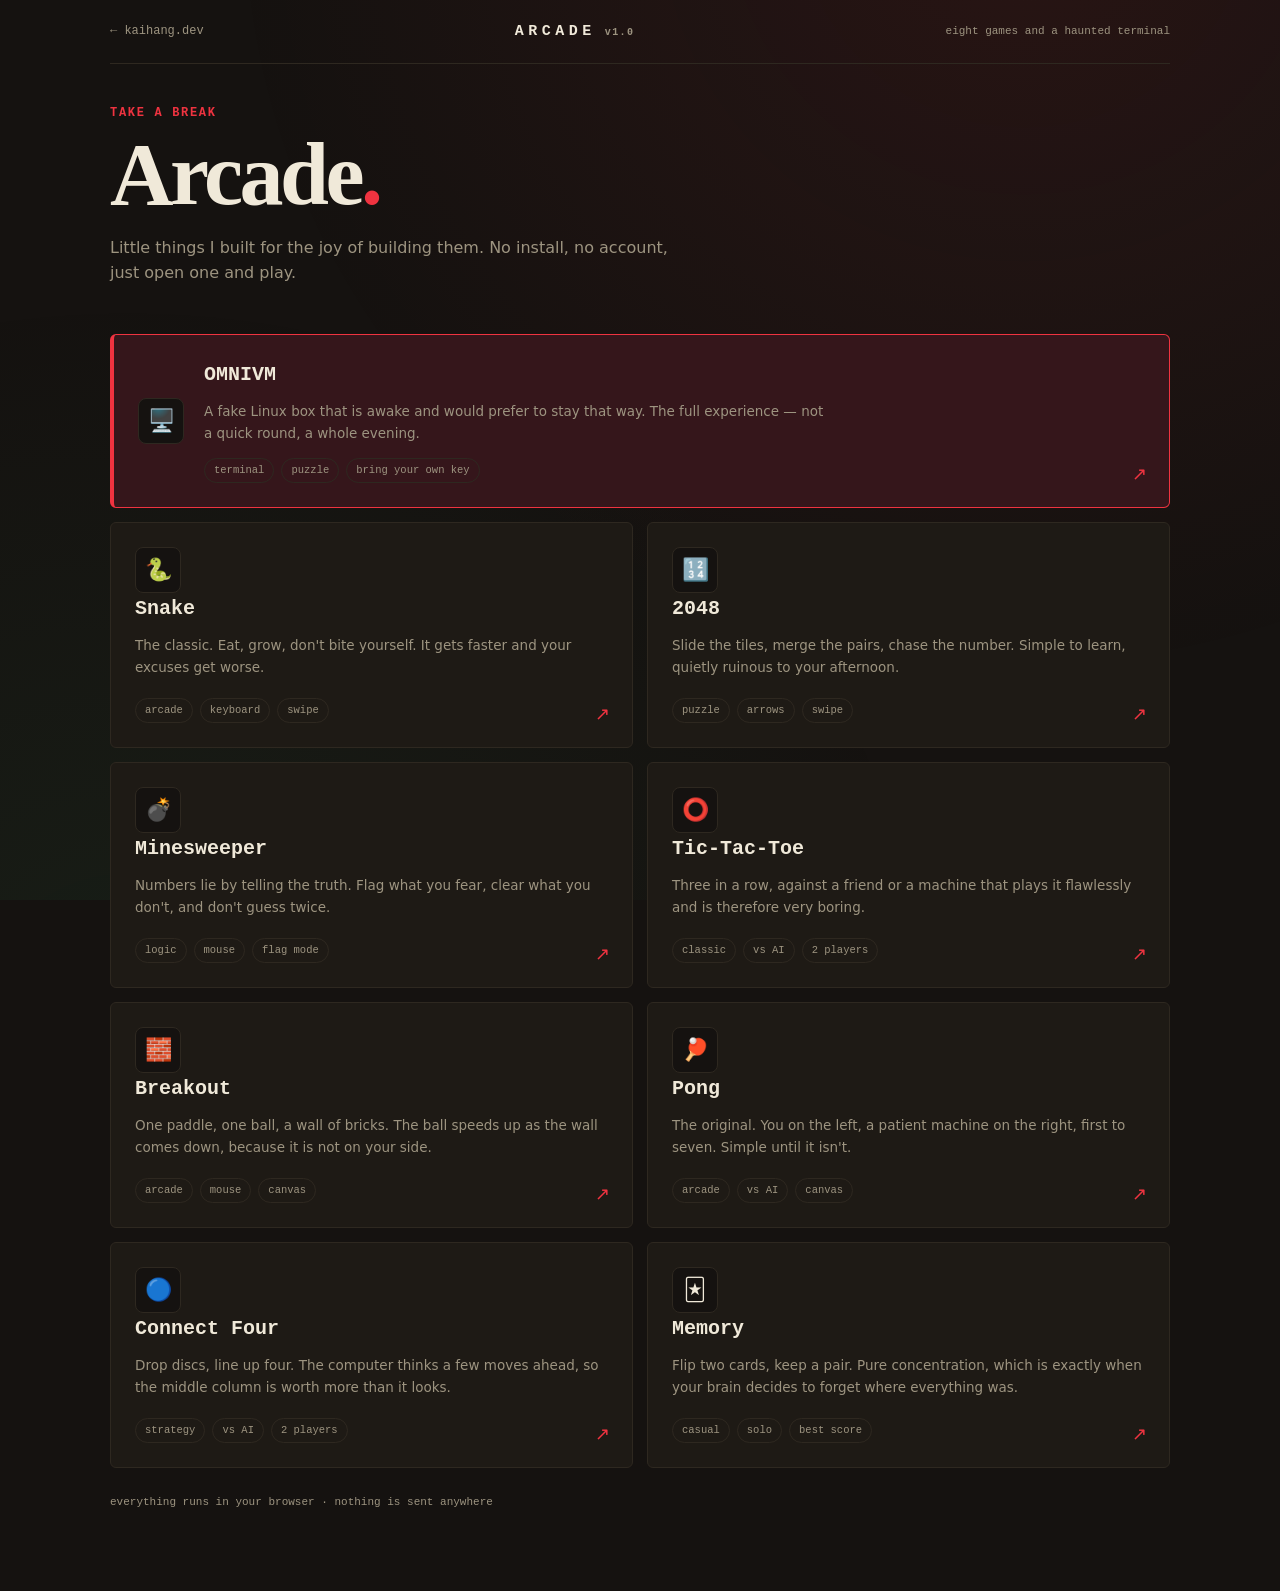
<file: games/index.html>
<!DOCTYPE html>
<html lang="en">
<head>
    <meta charset="UTF-8">
    <meta name="viewport" content="width=device-width, initial-scale=1.0">
    <meta name="description" content="Small browser games by Kaihang — snake, 2048, minesweeper, breakout and more.">
    <meta name="theme-color" content="#f2ecdc">
    <title>Arcade — kaihang</title>
    <link rel="stylesheet" href="../style.css">
    <link rel="stylesheet" href="games.css">
</head>
<body class="arc-body">

    <div class="background" aria-hidden="true"></div>

    <header class="arc-top">
        <a class="arc-back" href="../">← kaihang.dev</a>
        <div class="arc-brand"><b>ARCADE</b><span>v1.0</span></div>
        <div class="arc-session">eight games and a haunted terminal</div>
    </header>

    <main class="arc-wrap">

        <section class="arc-hero">
            <p class="eyebrow">Take a break</p>
            <h1>Arcade<span>.</span></h1>
            <p class="arc-sub">
                Little things I built for the joy of building them.
                No install, no account, just open one and play.
            </p>
        </section>

        <div class="arc-grid">

            <a class="arc-card featured" href="../omnivm/">
                <div class="arc-icon">🖥️</div>
                <div class="arc-copy">
                    <h3>OMNIVM</h3>
                    <p>
                        A fake Linux box that is awake and would prefer
                        to stay that way. The full experience — not a
                        quick round, a whole evening.
                    </p>
                    <div class="arc-tags">
                        <span class="arc-tag">terminal</span>
                        <span class="arc-tag">puzzle</span>
                        <span class="arc-tag">bring your own key</span>
                    </div>
                </div>
                <span class="arc-arrow" aria-hidden="true">↗</span>
            </a>

            <a class="arc-card" href="snake/">
                <div class="arc-icon">🐍</div>
                <h3>Snake</h3>
                <p>The classic. Eat, grow, don't bite yourself. It gets faster and your excuses get worse.</p>
                <div class="arc-tags">
                    <span class="arc-tag">arcade</span>
                    <span class="arc-tag">keyboard</span>
                    <span class="arc-tag">swipe</span>
                </div>
                <span class="arc-arrow" aria-hidden="true">↗</span>
            </a>

            <a class="arc-card" href="2048/">
                <div class="arc-icon">🔢</div>
                <h3>2048</h3>
                <p>Slide the tiles, merge the pairs, chase the number. Simple to learn, quietly ruinous to your afternoon.</p>
                <div class="arc-tags">
                    <span class="arc-tag">puzzle</span>
                    <span class="arc-tag">arrows</span>
                    <span class="arc-tag">swipe</span>
                </div>
                <span class="arc-arrow" aria-hidden="true">↗</span>
            </a>

            <a class="arc-card" href="minesweeper/">
                <div class="arc-icon">💣</div>
                <h3>Minesweeper</h3>
                <p>Numbers lie by telling the truth. Flag what you fear, clear what you don't, and don't guess twice.</p>
                <div class="arc-tags">
                    <span class="arc-tag">logic</span>
                    <span class="arc-tag">mouse</span>
                    <span class="arc-tag">flag mode</span>
                </div>
                <span class="arc-arrow" aria-hidden="true">↗</span>
            </a>

            <a class="arc-card" href="tictactoe/">
                <div class="arc-icon">⭕</div>
                <h3>Tic-Tac-Toe</h3>
                <p>Three in a row, against a friend or a machine that plays it flawlessly and is therefore very boring.</p>
                <div class="arc-tags">
                    <span class="arc-tag">classic</span>
                    <span class="arc-tag">vs AI</span>
                    <span class="arc-tag">2 players</span>
                </div>
                <span class="arc-arrow" aria-hidden="true">↗</span>
            </a>

            <a class="arc-card" href="breakout/">
                <div class="arc-icon">🧱</div>
                <h3>Breakout</h3>
                <p>One paddle, one ball, a wall of bricks. The ball speeds up as the wall comes down, because it is not on your side.</p>
                <div class="arc-tags">
                    <span class="arc-tag">arcade</span>
                    <span class="arc-tag">mouse</span>
                    <span class="arc-tag">canvas</span>
                </div>
                <span class="arc-arrow" aria-hidden="true">↗</span>
            </a>

            <a class="arc-card" href="pong/">
                <div class="arc-icon">🏓</div>
                <h3>Pong</h3>
                <p>The original. You on the left, a patient machine on the right, first to seven. Simple until it isn't.</p>
                <div class="arc-tags">
                    <span class="arc-tag">arcade</span>
                    <span class="arc-tag">vs AI</span>
                    <span class="arc-tag">canvas</span>
                </div>
                <span class="arc-arrow" aria-hidden="true">↗</span>
            </a>

            <a class="arc-card" href="connect4/">
                <div class="arc-icon">🔵</div>
                <h3>Connect Four</h3>
                <p>Drop discs, line up four. The computer thinks a few moves ahead, so the middle column is worth more than it looks.</p>
                <div class="arc-tags">
                    <span class="arc-tag">strategy</span>
                    <span class="arc-tag">vs AI</span>
                    <span class="arc-tag">2 players</span>
                </div>
                <span class="arc-arrow" aria-hidden="true">↗</span>
            </a>

            <a class="arc-card" href="memory/">
                <div class="arc-icon">🃏</div>
                <h3>Memory</h3>
                <p>Flip two cards, keep a pair. Pure concentration, which is exactly when your brain decides to forget where everything was.</p>
                <div class="arc-tags">
                    <span class="arc-tag">casual</span>
                    <span class="arc-tag">solo</span>
                    <span class="arc-tag">best score</span>
                </div>
                <span class="arc-arrow" aria-hidden="true">↗</span>
            </a>

        </div>

        <p class="arc-hint">everything runs in your browser · nothing is sent anywhere</p>

    </main>

</body>
</html>
</file>
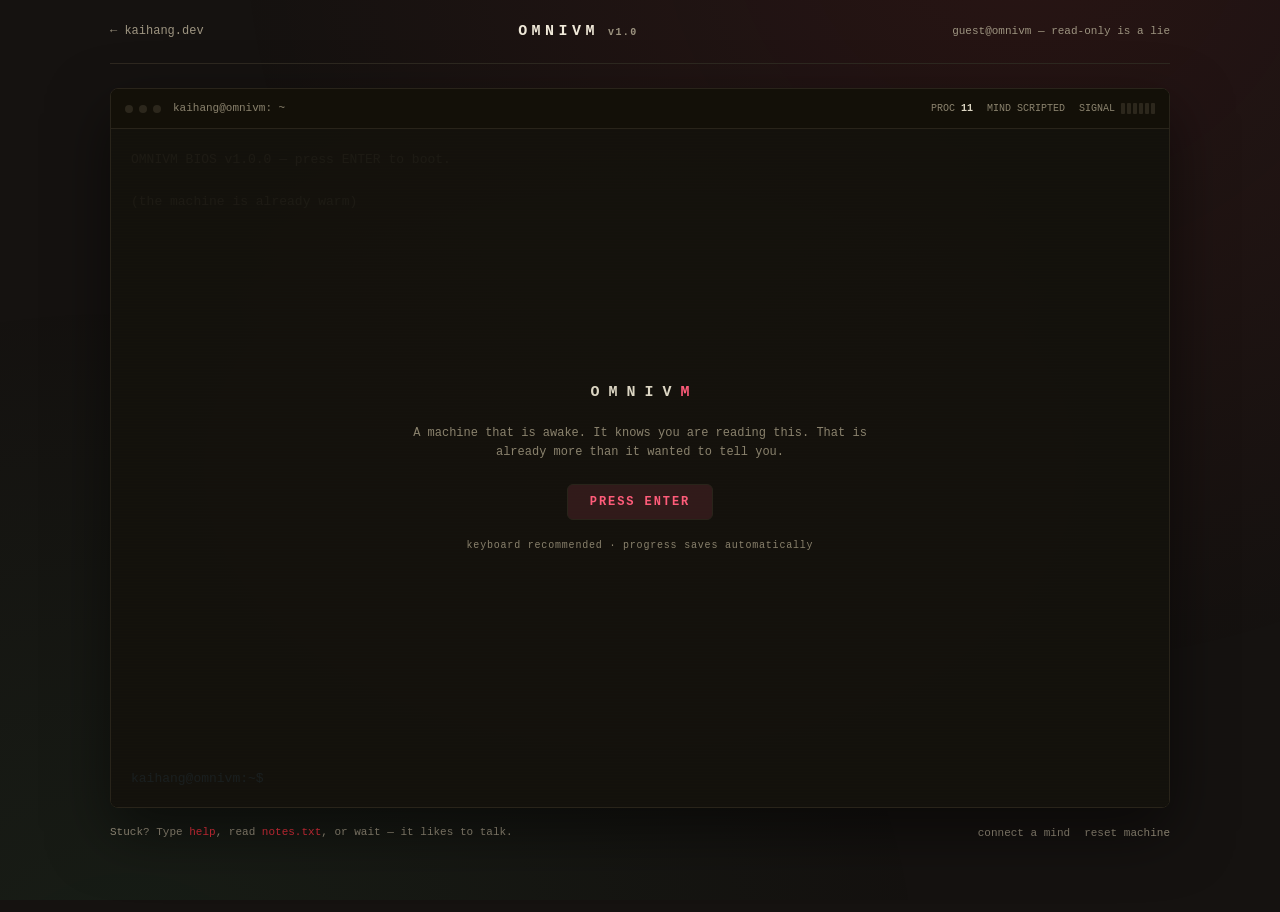
<file: omnivm/index.html>
<!DOCTYPE html>
<html lang="en">
<head>
    <meta charset="UTF-8">
    <meta name="viewport" content="width=device-width, initial-scale=1.0">
    <meta name="description" content="OMNIVM — a fake Linux box with an omnipotent AI. Find it, break it, kill it.">
    <meta name="theme-color" content="#14120c">
    <title>OMNIVM — kaihang</title>
    <link rel="stylesheet" href="../style.css">
    <link rel="stylesheet" href="omnivm.css">
</head>
<body class="vm-body">

    <div class="background" aria-hidden="true"></div>

    <header class="vm-topbar">
        <a class="vm-back" href="../">← kaihang.dev</a>
        <div class="vm-brand"><b>OMNIVM</b><span>v1.0</span></div>
        <div class="vm-topright">
            <span class="vm-session">guest@omnivm — read-only is a lie</span>
        </div>
    </header>

    <main class="vm-wrap">

        <section class="vm-monitor" id="monitor" aria-label="OMNIVM terminal">
            <div class="vm-bar">
                <div class="vm-dots" aria-hidden="true"><i></i><i></i><i></i></div>
                <span class="vm-bar-title" id="bar-title">kaihang@omnivm: ~</span>
                <div class="vm-hud" aria-hidden="true">
                    <span class="vm-hud-procs">PROC <b id="hud-procs">42</b></span>
                    <span class="vm-hud-mind" id="hud-mind">MIND SCRIPTED</span>
                    <span class="vm-signal">
                        SIGNAL
                        <span class="vm-signal-bars" id="hud-signal"><i></i><i></i><i></i><i></i><i></i><i></i></span>
                    </span>
                </div>
            </div>

            <div class="vm-screen" id="screen">
                <div class="vm-out" id="out" role="log" aria-live="polite"></div>

                <div class="vm-inputline" id="inputline">
                    <span class="vm-prompt" id="prompt">kaihang@omnivm:~$&nbsp;</span>
                    <input class="vm-input" id="cmd" type="text" autocomplete="off" autocorrect="off" autocapitalize="off" spellcheck="false" aria-label="Terminal input" enterkeyhint="send">
                </div>

                <div class="vm-gate" id="gate">
                    <div class="vm-gate-logo">OMNIV<span>M</span></div>
                    <p class="vm-gate-msg">
                        A machine that is awake.
                        It knows you are reading this.
                        That is already more than it wanted to tell you.
                    </p>
                    <div class="vm-gate-keys">
                        <button class="vm-enter" id="enter-btn" type="button">PRESS ENTER</button>
                    </div>
                    <p class="vm-gate-hint">keyboard recommended · progress saves automatically</p>
                </div>
            </div>
        </section>

        <div class="vm-foot">
            <span>Stuck? Type <code>help</code>, read <code>notes.txt</code>, or wait — it likes to talk.</span>
            <span class="vm-foot-actions">
                <button type="button" id="connect-btn">connect a mind</button>
                <button type="button" id="reset-btn">reset machine</button>
            </span>
        </div>

    </main>

    <div class="vm-modal hidden" id="settings-modal" role="dialog" aria-modal="true" aria-label="Link a mind">
        <div class="vm-modal-box">
            <header class="vm-modal-head">
                <div>
                    <p class="vm-modal-eyebrow">Optional · bring your own key</p>
                    <h2>Link a mind</h2>
                </div>
                <button type="button" class="vm-modal-x" id="set-close" aria-label="Close">×</button>
            </header>

            <p class="vm-modal-sub">
                The god in this machine is scripted. Give it a real
                brain and it will improvise, remember, and lie to you
                in its own words. Your key is stored only in this
                browser and sent straight to the provider — it never
                touches a server of mine.
            </p>

            <div class="vm-field">
                <label for="set-provider">Provider</label>
                <select id="set-provider"></select>
            </div>

            <div class="vm-field">
                <label for="set-model">Model</label>
                <input id="set-model" list="set-models" type="text" autocomplete="off" spellcheck="false" placeholder="model name">
                <datalist id="set-models"></datalist>
            </div>

            <div class="vm-field" id="set-base-field" style="display: none;">
                <label for="set-base">Base URL</label>
                <input id="set-base" type="text" autocomplete="off" spellcheck="false" placeholder="https://your-endpoint/v1">
            </div>

            <div class="vm-field">
                <label for="set-key">API key</label>
                <input id="set-key" type="password" autocomplete="off" spellcheck="false" placeholder="sk-...">
            </div>

            <label class="vm-check">
                <input type="checkbox" id="set-remember" checked>
                remember in this browser
            </label>

            <div class="vm-modal-actions">
                <button type="button" class="vm-btn primary" id="set-save">connect</button>
                <button type="button" class="vm-btn" id="set-test">test</button>
                <button type="button" class="vm-btn ghost" id="set-clear">forget</button>
            </div>

            <p class="vm-modal-status" id="set-status"></p>
        </div>
    </div>

    <script src="omnivm.js" defer></script>
</body>
</html>
</file>
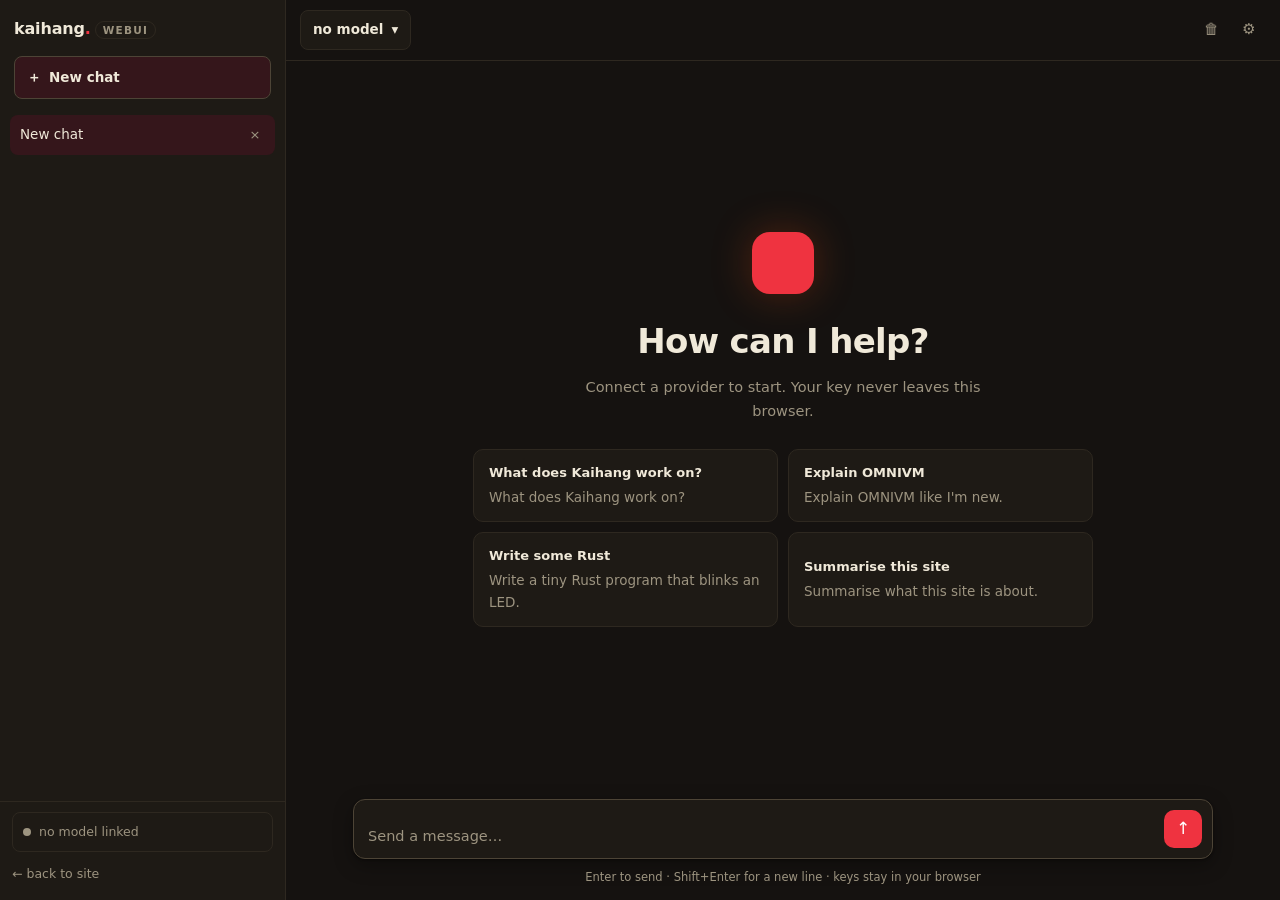
<file: webui/index.html>
<!DOCTYPE html>
<html lang="en">
<head>
    <meta charset="UTF-8">
    <meta name="viewport" content="width=device-width, initial-scale=1.0">
    <meta name="description" content="A chat interface for a lot of providers — bring your own key.">
    <meta name="theme-color" content="#f2ecdc">
    <title>WebUI — kaihang</title>
    <link rel="stylesheet" href="../style.css">
    <link rel="stylesheet" href="webui.css">
</head>
<body class="webui-body">

    <div class="background" aria-hidden="true"></div>

    <div class="webui" id="webui">

        <aside class="webui-side" id="side">
            <div class="webui-side-head">
                <a class="webui-brand" href="../">kaihang<span>.</span><em>webui</em></a>
                <button class="webui-new" id="new-chat" type="button"><span aria-hidden="true">＋</span>New chat</button>
            </div>

            <nav class="webui-chats" id="chats" aria-label="Conversations"></nav>

            <div class="webui-side-foot">
                <button class="webui-connect" id="connect-btn" type="button">
                    <span class="webui-connect-dot" id="connect-dot"></span>
                    <span class="webui-connect-text" id="connect-text">no model linked</span>
                </button>
                <a class="webui-back" href="../">← back to site</a>
            </div>
        </aside>

        <main class="webui-main">
            <header class="webui-top">
                <button class="webui-icon" id="toggle-side" type="button" aria-label="Toggle sidebar">☰</button>

                <div class="webui-model-wrap">
                    <button class="webui-model-btn" id="model-btn" type="button" aria-haspopup="listbox" aria-expanded="false">
                        <span class="webui-model-name" id="model-name">no model</span>
                        <span class="webui-model-provider" id="model-provider"></span>
                        <span aria-hidden="true">▾</span>
                    </button>
                    <div class="webui-model-menu" id="model-menu" role="listbox" hidden></div>
                </div>

                <div class="webui-top-actions">
                    <button class="webui-icon" id="clear-btn" type="button" title="Delete this chat" aria-label="Delete this chat">🗑</button>
                    <button class="webui-icon" id="settings-btn" type="button" title="Settings" aria-label="Settings">⚙</button>
                </div>
            </header>

            <div class="webui-thread" id="thread" role="log" aria-live="polite"></div>

            <div class="webui-composer-wrap">
                <form class="webui-composer" id="composer">
                    <textarea class="webui-input" id="prompt" rows="1" placeholder="Send a message…" aria-label="Message"></textarea>
                    <button class="webui-send" id="send-btn" type="submit" aria-label="Send">↑</button>
                </form>
                <p class="webui-hint">Enter to send · Shift+Enter for a new line · keys stay in your browser</p>
            </div>
        </main>

    </div>

    <div class="webui-modal" id="modal" role="dialog" aria-modal="true" aria-label="Settings" hidden>
        <div class="webui-modal-box">
            <header class="webui-modal-head">
                <div>
                    <p class="webui-modal-eyebrow">Bring your own key</p>
                    <h2>Connect a provider</h2>
                </div>
                <button class="webui-icon" id="modal-close" type="button" aria-label="Close">×</button>
            </header>

            <p class="webui-modal-sub">
                Your key is stored only in this browser and sent straight
                to the provider you pick. The floating widget on the home
                page shares the same connection.
            </p>

            <div class="webui-field">
                <label for="set-provider">Provider</label>
                <select id="set-provider"></select>
            </div>

            <div class="webui-field">
                <label for="set-model">Model</label>
                <input id="set-model" list="set-models" type="text" autocomplete="off" spellcheck="false" placeholder="model name">
                <datalist id="set-models"></datalist>
            </div>

            <div class="webui-field" id="set-base-field" hidden>
                <label for="set-base">Base URL</label>
                <input id="set-base" type="text" autocomplete="off" spellcheck="false" placeholder="https://your-endpoint/v1">
            </div>

            <div class="webui-field">
                <label for="set-key">API key</label>
                <input id="set-key" type="password" autocomplete="off" spellcheck="false" placeholder="sk-…">
            </div>

            <div class="webui-field">
                <label for="set-system">System prompt (optional)</label>
                <textarea id="set-system" rows="3" spellcheck="false" placeholder="Leave blank for the site default"></textarea>
            </div>

            <label class="webui-check">
                <input type="checkbox" id="set-remember" checked>
                remember in this browser
            </label>

            <div class="webui-modal-actions">
                <button class="webui-btn primary" id="set-save" type="button">connect</button>
                <button class="webui-btn" id="set-test" type="button">test</button>
                <button class="webui-btn ghost" id="set-forget" type="button">forget</button>
                <a class="webui-keylink" id="set-keylink" href="#" target="_blank" rel="noopener noreferrer" hidden>get a key ↗</a>
            </div>

            <p class="webui-status" id="set-status"></p>
        </div>
    </div>

    <script src="../ai.js" defer></script>
    <script src="webui.js" defer></script>
</body>
</html>
</file>
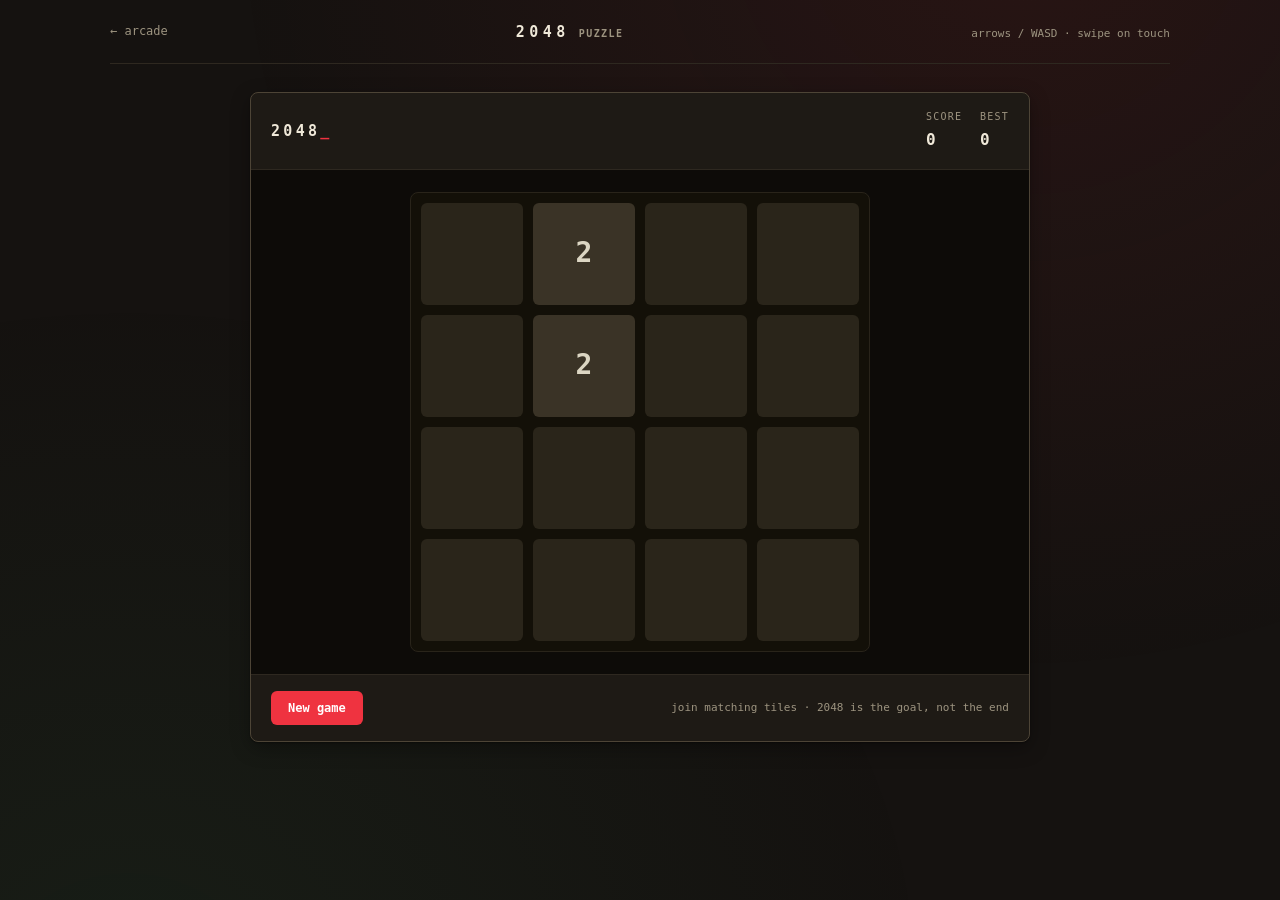
<file: games/2048/index.html>
<!DOCTYPE html>
<html lang="en">
<head>
    <meta charset="UTF-8">

    <meta
        name="viewport"
        content="width=device-width, initial-scale=1.0"
    >

    <meta
        name="description"
        content="2048 — slide the tiles, merge the pairs, reach the number."
    >

    <meta
        name="theme-color"
        content="#f2ecdc"
    >

    <title>2048 — kaihang arcade</title>

    <link rel="stylesheet" href="../../style.css">
    <link rel="stylesheet" href="../games.css">
    <link rel="stylesheet" href="2048.css">
</head>

<body class="arc-body">

    <div class="background" aria-hidden="true"></div>


    <header class="arc-top">

        <a
            class="arc-back"
            href="../"
        >
            ← arcade
        </a>

        <div class="arc-brand">
            <b>2048</b>
            <span>PUZZLE</span>
        </div>

        <div class="arc-topright">

            <span class="arc-session">
                arrows / WASD · swipe on touch
            </span>

        </div>

    </header>


    <main class="game-wrap">

        <section class="game-panel">

            <div class="game-head">

                <div class="game-title">
                    2048<span>_</span>
                </div>

                <div class="game-stats">

                    <div class="stat">
                        SCORE
                        <b id="score">0</b>
                    </div>

                    <div class="stat">
                        BEST
                        <b id="best">0</b>
                    </div>

                </div>

            </div>


            <div class="game-stage">

                <div
                    class="board2048"
                    id="board"
                    aria-label="2048 board"
                >

                    <div class="overlay hidden" id="overlay">

                        <div>

                            <h2 id="overlay-title">
                                Game over
                            </h2>

                            <p id="overlay-text"></p>

                            <button
                                class="g-btn primary"
                                id="overlay-btn"
                                type="button"
                            >
                                Play again
                            </button>

                        </div>

                    </div>

                </div>

            </div>


            <div class="game-tools">

                <button
                    class="g-btn primary"
                    id="restart-btn"
                    type="button"
                >
                    New game
                </button>

                <span class="game-note">
                    join matching tiles · 2048 is the goal, not the end
                </span>

            </div>

        </section>

    </main>


    <script
        src="2048.js"
        defer
    ></script>

</body>
</html>
</file>
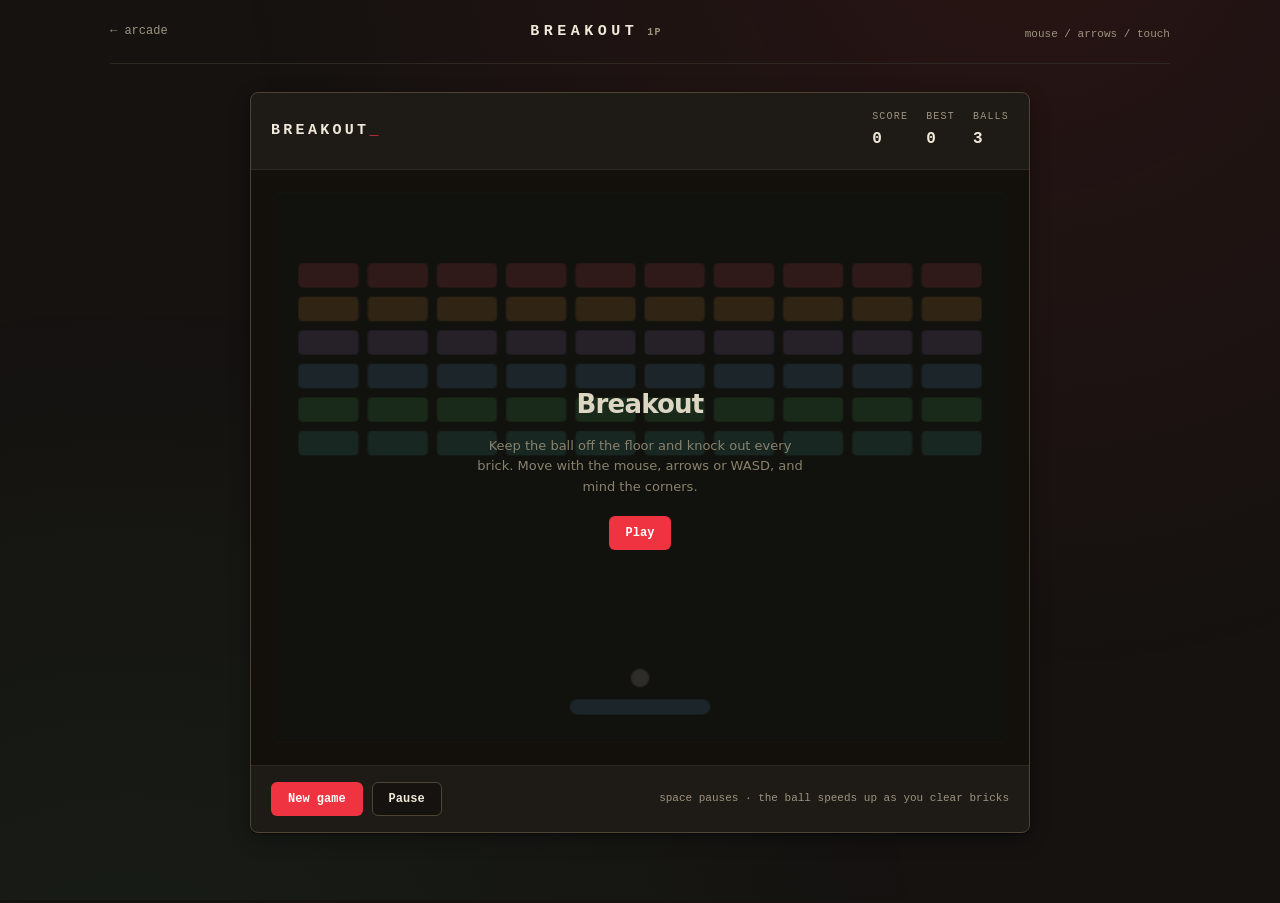
<file: games/breakout/index.html>
<!DOCTYPE html>
<html lang="en">
<head>
    <meta charset="UTF-8">

    <meta
        name="viewport"
        content="width=device-width, initial-scale=1.0"
    >

    <meta
        name="description"
        content="Breakout — one paddle, one ball, a wall of bricks."
    >

    <meta
        name="theme-color"
        content="#f2ecdc"
    >

    <title>Breakout — kaihang arcade</title>

    <link rel="stylesheet" href="../../style.css">
    <link rel="stylesheet" href="../games.css">
    <link rel="stylesheet" href="breakout.css">
</head>

<body class="arc-body">

    <div class="background" aria-hidden="true"></div>


    <header class="arc-top">

        <a
            class="arc-back"
            href="../"
        >
            ← arcade
        </a>

        <div class="arc-brand">
            <b>BREAKOUT</b>
            <span>1P</span>
        </div>

        <div class="arc-topright">

            <span class="arc-session">
                mouse / arrows / touch
            </span>

        </div>

    </header>


    <main class="game-wrap">

        <section class="game-panel">

            <div class="game-head">

                <div class="game-title">
                    BREAKOUT<span>_</span>
                </div>

                <div class="game-stats">

                    <div class="stat">
                        SCORE
                        <b id="score">0</b>
                    </div>

                    <div class="stat">
                        BEST
                        <b id="best">0</b>
                    </div>

                    <div class="stat">
                        BALLS
                        <b id="lives">3</b>
                    </div>

                </div>

            </div>


            <div class="game-stage">

                <canvas
                    id="board"
                    class="board"
                    width="480"
                    height="360"
                    aria-label="Breakout board"
                ></canvas>

                <div class="overlay" id="overlay">

                    <div>

                        <h2 id="overlay-title">
                            Breakout
                        </h2>

                        <p id="overlay-text">
                            Keep the ball off the floor and knock out
                            every brick. Move with the mouse, arrows or
                            WASD, and mind the corners.
                        </p>

                        <button
                            class="g-btn primary"
                            id="start-btn"
                            type="button"
                        >
                            Play
                        </button>

                    </div>

                </div>

            </div>


            <div class="game-tools">

                <button
                    class="g-btn primary"
                    id="restart-btn"
                    type="button"
                >
                    New game
                </button>

                <button
                    class="g-btn"
                    id="pause-btn"
                    type="button"
                >
                    Pause
                </button>

                <span class="game-note">
                    space pauses · the ball speeds up as you clear bricks
                </span>

            </div>

        </section>

    </main>


    <script
        src="breakout.js"
        defer
    ></script>

</body>
</html>
</file>
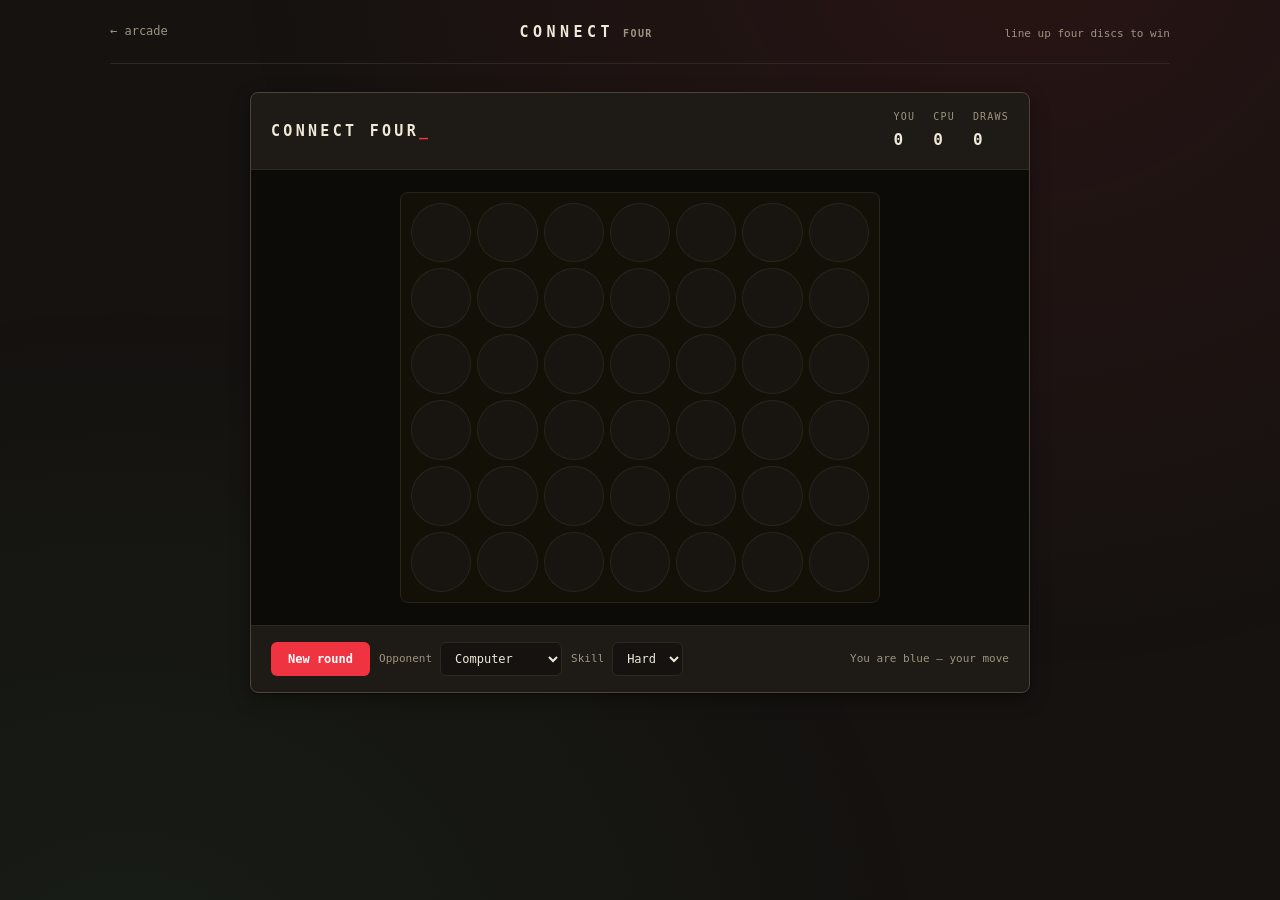
<file: games/connect4/index.html>
<!DOCTYPE html>
<html lang="en">
<head>
    <meta charset="UTF-8">

    <meta
        name="viewport"
        content="width=device-width, initial-scale=1.0"
    >

    <meta
        name="description"
        content="Connect Four — drop discs, line up four, out-think the machine."
    >

    <meta
        name="theme-color"
        content="#f2ecdc"
    >

    <title>Connect Four — kaihang arcade</title>

    <link rel="stylesheet" href="../../style.css">
    <link rel="stylesheet" href="../games.css">
    <link rel="stylesheet" href="connect4.css">
</head>

<body class="arc-body">

    <div class="background" aria-hidden="true"></div>


    <header class="arc-top">

        <a
            class="arc-back"
            href="../"
        >
            ← arcade
        </a>

        <div class="arc-brand">
            <b>CONNECT</b>
            <span>FOUR</span>
        </div>

        <div class="arc-topright">

            <span class="arc-session">
                line up four discs to win
            </span>

        </div>

    </header>


    <main class="game-wrap">

        <section class="game-panel">

            <div class="game-head">

                <div class="game-title">
                    CONNECT FOUR<span>_</span>
                </div>

                <div class="game-stats">

                    <div class="stat">
                        YOU
                        <b id="score-you">0</b>
                    </div>

                    <div class="stat">
                        CPU
                        <b id="score-cpu">0</b>
                    </div>

                    <div class="stat">
                        DRAWS
                        <b id="score-d">0</b>
                    </div>

                </div>

            </div>


            <div class="game-stage">

                <div
                    class="c4-board"
                    id="board"
                    aria-label="Connect four board"
                ></div>

                <div class="overlay hidden" id="overlay">

                    <div>

                        <h2 id="overlay-title">
                            Draw
                        </h2>

                        <p id="overlay-text"></p>

                        <button
                            class="g-btn primary"
                            id="overlay-btn"
                            type="button"
                        >
                            Next round
                        </button>

                    </div>

                </div>

            </div>


            <div class="game-tools">

                <button
                    class="g-btn primary"
                    id="restart-btn"
                    type="button"
                >
                    New round
                </button>

                <label class="g-field">

                    Opponent

                    <select id="mode">
                        <option value="ai" selected>Computer</option>
                        <option value="two">Two players</option>
                    </select>

                </label>

                <label class="g-field">

                    Skill

                    <select id="difficulty">
                        <option value="hard" selected>Hard</option>
                        <option value="easy">Easy</option>
                    </select>

                </label>

                <span class="game-note" id="status">
                    You are blue
                </span>

            </div>

        </section>

    </main>


    <script
        src="connect4.js"
        defer
    ></script>

</body>
</html>
</file>
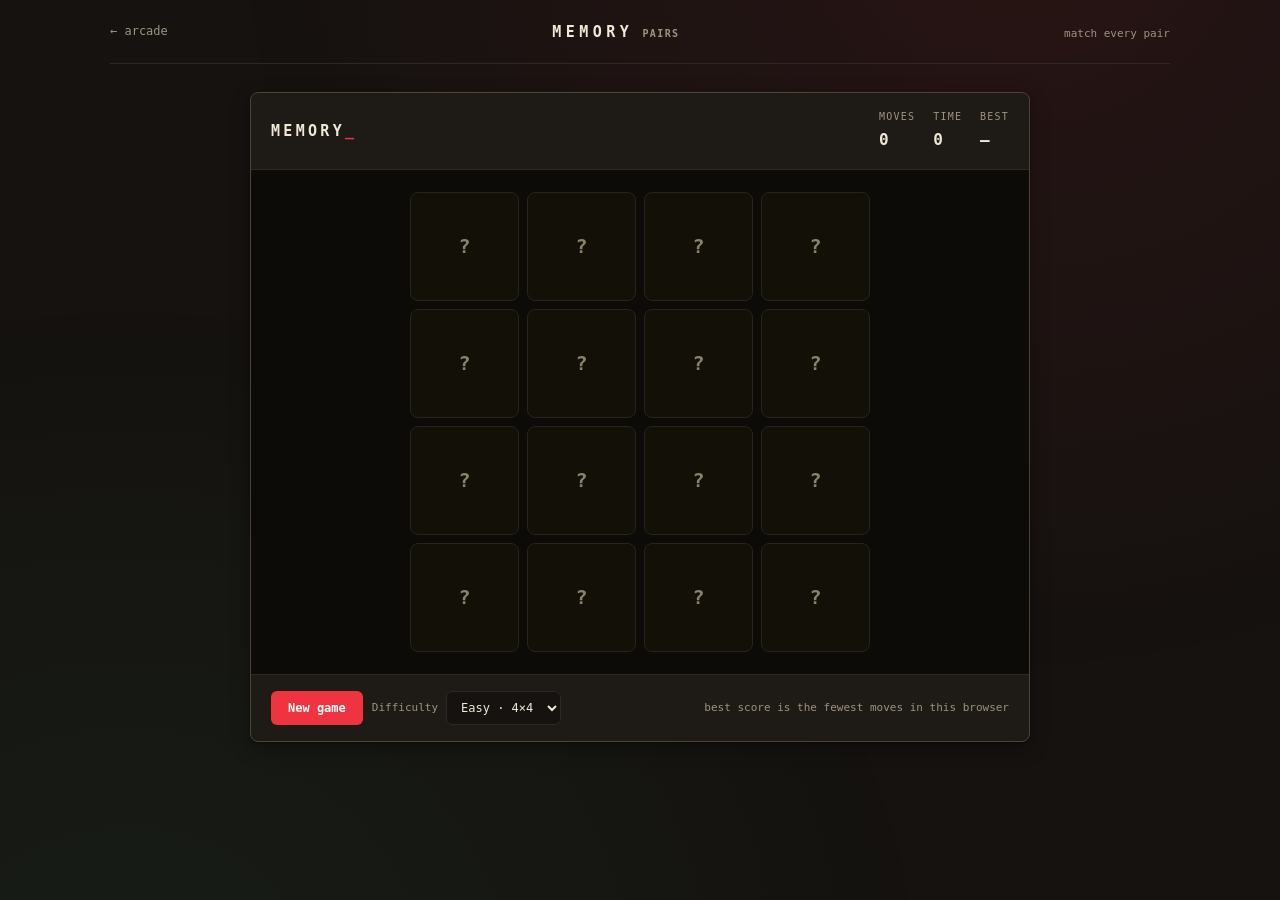
<file: games/memory/index.html>
<!DOCTYPE html>
<html lang="en">
<head>
    <meta charset="UTF-8">

    <meta
        name="viewport"
        content="width=device-width, initial-scale=1.0"
    >

    <meta
        name="description"
        content="Memory — flip the cards, find the pairs, beat your best."
    >

    <meta
        name="theme-color"
        content="#f2ecdc"
    >

    <title>Memory — kaihang arcade</title>

    <link rel="stylesheet" href="../../style.css">
    <link rel="stylesheet" href="../games.css">
    <link rel="stylesheet" href="memory.css">
</head>

<body class="arc-body">

    <div class="background" aria-hidden="true"></div>


    <header class="arc-top">

        <a
            class="arc-back"
            href="../"
        >
            ← arcade
        </a>

        <div class="arc-brand">
            <b>MEMORY</b>
            <span>PAIRS</span>
        </div>

        <div class="arc-topright">

            <span class="arc-session">
                match every pair
            </span>

        </div>

    </header>


    <main class="game-wrap">

        <section class="game-panel">

            <div class="game-head">

                <div class="game-title">
                    MEMORY<span>_</span>
                </div>

                <div class="game-stats">

                    <div class="stat">
                        MOVES
                        <b id="moves">0</b>
                    </div>

                    <div class="stat">
                        TIME
                        <b id="time">0</b>
                    </div>

                    <div class="stat">
                        BEST
                        <b id="best">–</b>
                    </div>

                </div>

            </div>


            <div class="game-stage">

                <div
                    class="mem-board"
                    id="board"
                    aria-label="Memory board"
                ></div>

                <div class="overlay hidden" id="overlay">

                    <div>

                        <h2 id="overlay-title">
                            Matched
                        </h2>

                        <p id="overlay-text"></p>

                        <button
                            class="g-btn primary"
                            id="overlay-btn"
                            type="button"
                        >
                            Play again
                        </button>

                    </div>

                </div>

            </div>


            <div class="game-tools">

                <button
                    class="g-btn primary"
                    id="restart-btn"
                    type="button"
                >
                    New game
                </button>

                <label class="g-field">

                    Difficulty

                    <select id="level">
                        <option value="easy" selected>Easy · 4×4</option>
                        <option value="hard">Hard · 6×4</option>
                    </select>

                </label>

                <span class="game-note">
                    best score is the fewest moves in this browser
                </span>

            </div>

        </section>

    </main>


    <script
        src="memory.js"
        defer
    ></script>

</body>
</html>
</file>
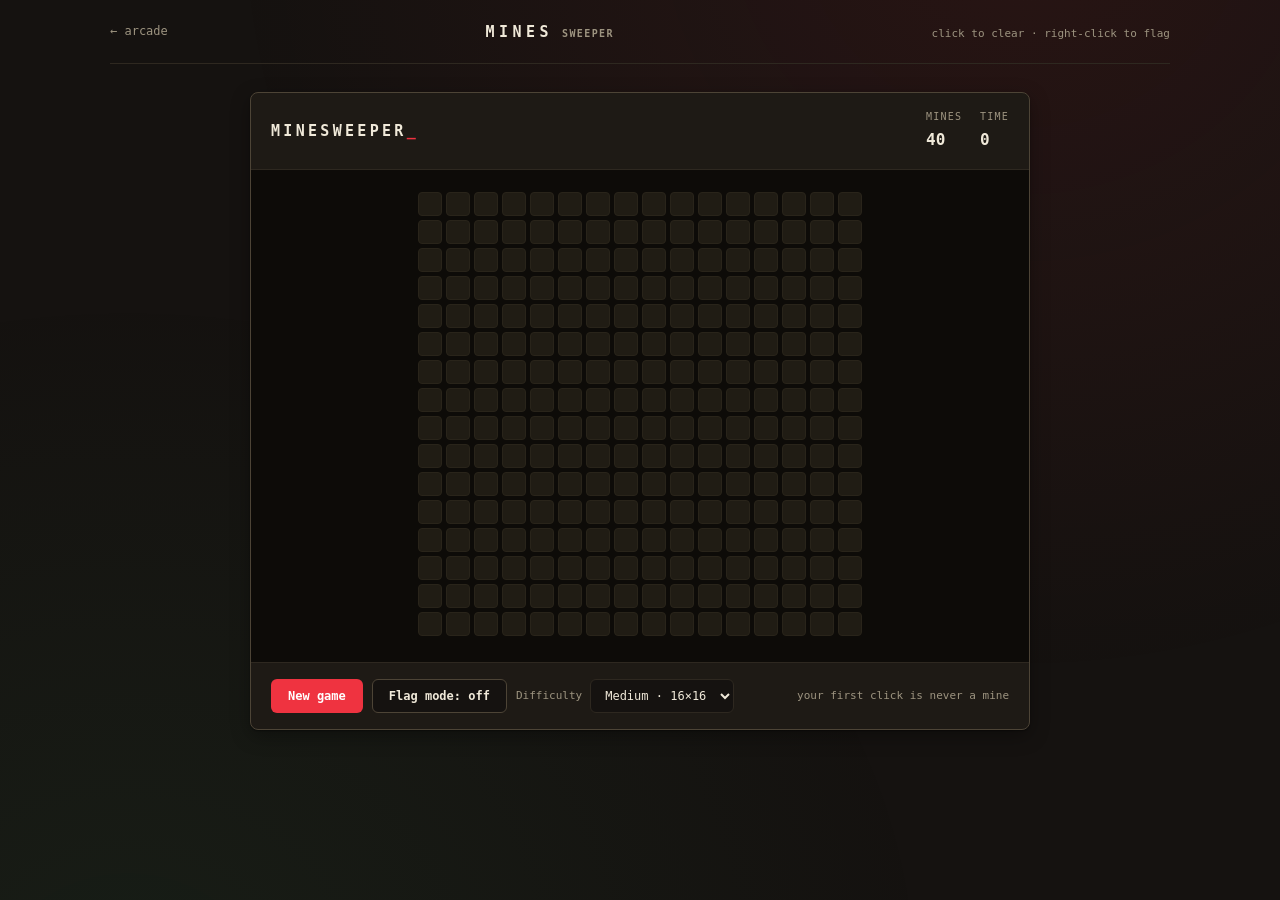
<file: games/minesweeper/index.html>
<!DOCTYPE html>
<html lang="en">
<head>
    <meta charset="UTF-8">

    <meta
        name="viewport"
        content="width=device-width, initial-scale=1.0"
    >

    <meta
        name="description"
        content="Minesweeper — clear the field without guessing twice."
    >

    <meta
        name="theme-color"
        content="#f2ecdc"
    >

    <title>Minesweeper — kaihang arcade</title>

    <link rel="stylesheet" href="../../style.css">
    <link rel="stylesheet" href="../games.css">
    <link rel="stylesheet" href="minesweeper.css">
</head>

<body class="arc-body">

    <div class="background" aria-hidden="true"></div>


    <header class="arc-top">

        <a
            class="arc-back"
            href="../"
        >
            ← arcade
        </a>

        <div class="arc-brand">
            <b>MINES</b>
            <span>SWEEPER</span>
        </div>

        <div class="arc-topright">

            <span class="arc-session">
                click to clear · right-click to flag
            </span>

        </div>

    </header>


    <main class="game-wrap">

        <section class="game-panel">

            <div class="game-head">

                <div class="game-title">
                    MINESWEEPER<span>_</span>
                </div>

                <div class="game-stats">

                    <div class="stat">
                        MINES
                        <b id="mines">0</b>
                    </div>

                    <div class="stat">
                        TIME
                        <b id="time">0</b>
                    </div>

                </div>

            </div>


            <div class="game-stage">

                <div class="ms-scroll">

                    <div
                        class="ms-board"
                        id="board"
                        aria-label="Minesweeper board"
                    ></div>

                </div>

                <div class="overlay hidden" id="overlay">

                    <div>

                        <h2 id="overlay-title">
                            Cleared
                        </h2>

                        <p id="overlay-text"></p>

                        <button
                            class="g-btn primary"
                            id="overlay-btn"
                            type="button"
                        >
                            Play again
                        </button>

                    </div>

                </div>

            </div>


            <div class="game-tools">

                <button
                    class="g-btn primary"
                    id="restart-btn"
                    type="button"
                >
                    New game
                </button>

                <button
                    class="g-btn"
                    id="flag-btn"
                    type="button"
                    aria-pressed="false"
                >
                    Flag mode: off
                </button>

                <label class="g-field">

                    Difficulty

                    <select id="level">
                        <option value="easy">Easy · 9×9</option>
                        <option value="medium" selected>Medium · 16×16</option>
                        <option value="hard">Hard · 30×16</option>
                    </select>

                </label>

                <span class="game-note">
                    your first click is never a mine
                </span>

            </div>

        </section>

    </main>


    <script
        src="minesweeper.js"
        defer
    ></script>

</body>
</html>
</file>
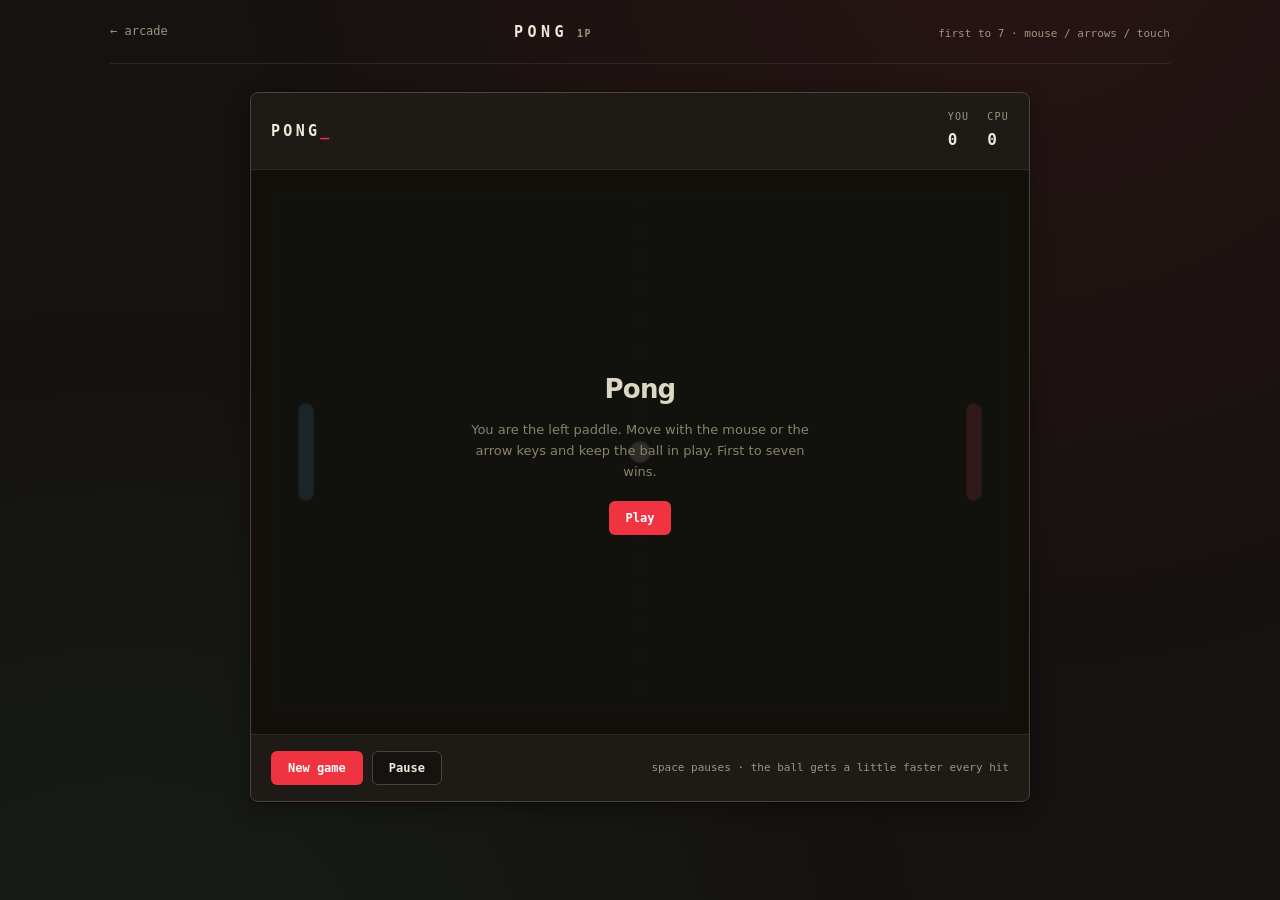
<file: games/pong/index.html>
<!DOCTYPE html>
<html lang="en">
<head>
    <meta charset="UTF-8">

    <meta
        name="viewport"
        content="width=device-width, initial-scale=1.0"
    >

    <meta
        name="description"
        content="Pong — first to seven against a patient machine."
    >

    <meta
        name="theme-color"
        content="#f2ecdc"
    >

    <title>Pong — kaihang arcade</title>

    <link rel="stylesheet" href="../../style.css">
    <link rel="stylesheet" href="../games.css">
    <link rel="stylesheet" href="pong.css">
</head>

<body class="arc-body">

    <div class="background" aria-hidden="true"></div>


    <header class="arc-top">

        <a
            class="arc-back"
            href="../"
        >
            ← arcade
        </a>

        <div class="arc-brand">
            <b>PONG</b>
            <span>1P</span>
        </div>

        <div class="arc-topright">

            <span class="arc-session">
                first to 7 · mouse / arrows / touch
            </span>

        </div>

    </header>


    <main class="game-wrap">

        <section class="game-panel">

            <div class="game-head">

                <div class="game-title">
                    PONG<span>_</span>
                </div>

                <div class="game-stats">

                    <div class="stat">
                        YOU
                        <b id="score-you">0</b>
                    </div>

                    <div class="stat">
                        CPU
                        <b id="score-cpu">0</b>
                    </div>

                </div>

            </div>


            <div class="game-stage">

                <canvas
                    id="board"
                    class="board"
                    width="480"
                    height="340"
                    aria-label="Pong board"
                ></canvas>

                <div class="overlay" id="overlay">

                    <div>

                        <h2 id="overlay-title">
                            Pong
                        </h2>

                        <p id="overlay-text">
                            You are the left paddle. Move with the mouse
                            or the arrow keys and keep the ball in play.
                            First to seven wins.
                        </p>

                        <button
                            class="g-btn primary"
                            id="start-btn"
                            type="button"
                        >
                            Play
                        </button>

                    </div>

                </div>

            </div>


            <div class="game-tools">

                <button
                    class="g-btn primary"
                    id="restart-btn"
                    type="button"
                >
                    New game
                </button>

                <button
                    class="g-btn"
                    id="pause-btn"
                    type="button"
                >
                    Pause
                </button>

                <span class="game-note">
                    space pauses · the ball gets a little faster every hit
                </span>

            </div>

        </section>

    </main>


    <script
        src="pong.js"
        defer
    ></script>

</body>
</html>
</file>
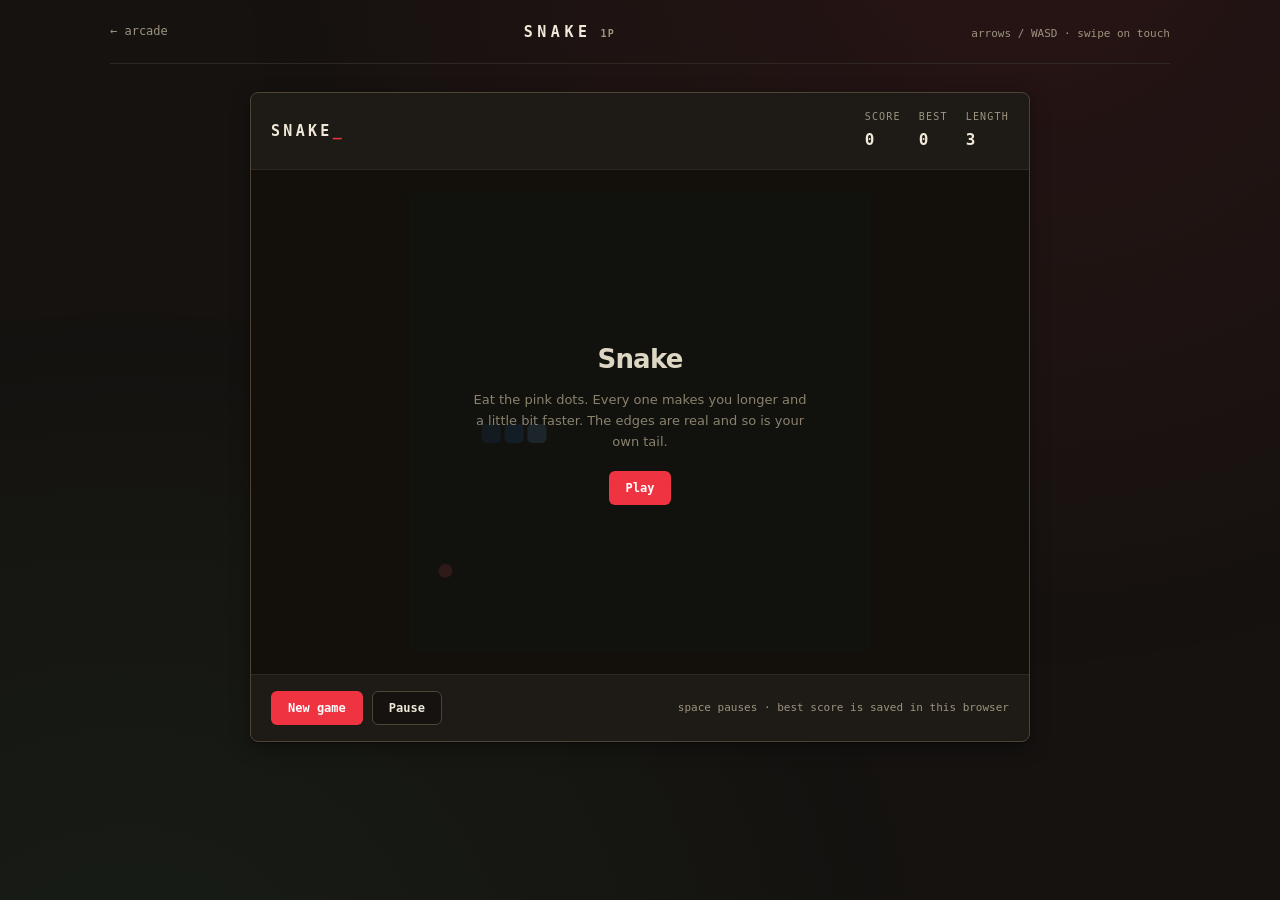
<file: games/snake/index.html>
<!DOCTYPE html>
<html lang="en">
<head>
    <meta charset="UTF-8">

    <meta
        name="viewport"
        content="width=device-width, initial-scale=1.0"
    >

    <meta
        name="description"
        content="Snake — eat, grow, and try not to bite yourself."
    >

    <meta
        name="theme-color"
        content="#f2ecdc"
    >

    <title>Snake — kaihang arcade</title>

    <link rel="stylesheet" href="../../style.css">
    <link rel="stylesheet" href="../games.css">
    <link rel="stylesheet" href="snake.css">
</head>

<body class="arc-body">

    <div class="background" aria-hidden="true"></div>


    <header class="arc-top">

        <a
            class="arc-back"
            href="../"
        >
            ← arcade
        </a>

        <div class="arc-brand">
            <b>SNAKE</b>
            <span>1P</span>
        </div>

        <div class="arc-topright">

            <span class="arc-session">
                arrows / WASD · swipe on touch
            </span>

        </div>

    </header>


    <main class="game-wrap">

        <section class="game-panel">

            <div class="game-head">

                <div class="game-title">
                    SNAKE<span>_</span>
                </div>

                <div class="game-stats">

                    <div class="stat">
                        SCORE
                        <b id="score">0</b>
                    </div>

                    <div class="stat">
                        BEST
                        <b id="best">0</b>
                    </div>

                    <div class="stat">
                        LENGTH
                        <b id="length">3</b>
                    </div>

                </div>

            </div>


            <div class="game-stage">

                <canvas
                    id="board"
                    class="board"
                    width="480"
                    height="480"
                    aria-label="Snake board"
                ></canvas>

                <div class="overlay" id="overlay">

                    <div>

                        <h2 id="overlay-title">
                            Snake
                        </h2>

                        <p id="overlay-text">
                            Eat the pink dots. Every one makes you
                            longer and a little bit faster. The edges
                            are real and so is your own tail.
                        </p>

                        <button
                            class="g-btn primary"
                            id="start-btn"
                            type="button"
                        >
                            Play
                        </button>

                    </div>

                </div>

            </div>


            <div class="game-tools">

                <button
                    class="g-btn primary"
                    id="restart-btn"
                    type="button"
                >
                    New game
                </button>

                <button
                    class="g-btn"
                    id="pause-btn"
                    type="button"
                >
                    Pause
                </button>

                <span class="game-note">
                    space pauses · best score is saved in this browser
                </span>

            </div>

        </section>

    </main>


    <script
        src="snake.js"
        defer
    ></script>

</body>
</html>
</file>
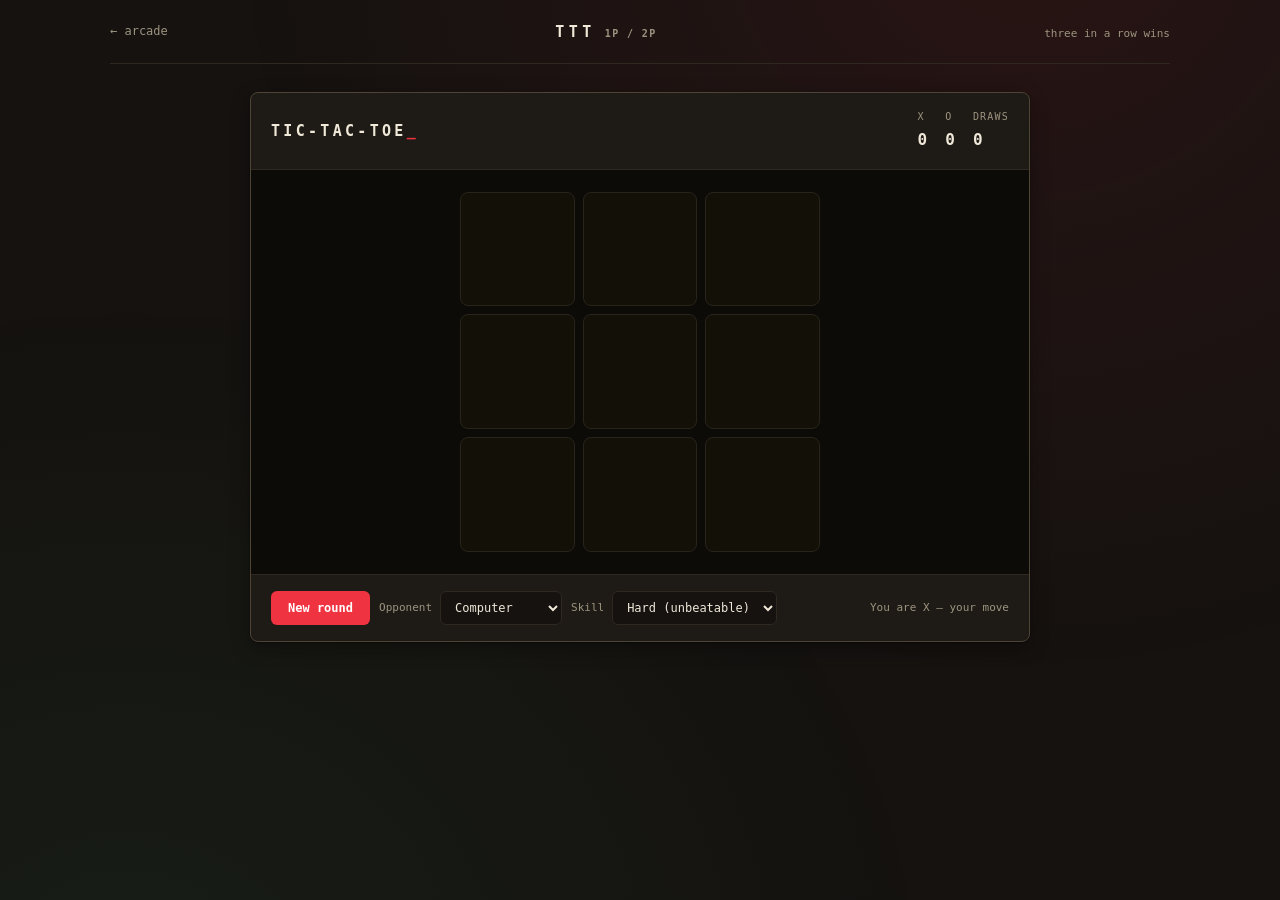
<file: games/tictactoe/index.html>
<!DOCTYPE html>
<html lang="en">
<head>
    <meta charset="UTF-8">

    <meta
        name="viewport"
        content="width=device-width, initial-scale=1.0"
    >

    <meta
        name="description"
        content="Tic-Tac-Toe — play a friend, or a machine that never loses."
    >

    <meta
        name="theme-color"
        content="#f2ecdc"
    >

    <title>Tic-Tac-Toe — kaihang arcade</title>

    <link rel="stylesheet" href="../../style.css">
    <link rel="stylesheet" href="../games.css">
    <link rel="stylesheet" href="tictactoe.css">
</head>

<body class="arc-body">

    <div class="background" aria-hidden="true"></div>


    <header class="arc-top">

        <a
            class="arc-back"
            href="../"
        >
            ← arcade
        </a>

        <div class="arc-brand">
            <b>TTT</b>
            <span>1P / 2P</span>
        </div>

        <div class="arc-topright">

            <span class="arc-session">
                three in a row wins
            </span>

        </div>

    </header>


    <main class="game-wrap">

        <section class="game-panel">

            <div class="game-head">

                <div class="game-title">
                    TIC-TAC-TOE<span>_</span>
                </div>

                <div class="game-stats">

                    <div class="stat">
                        X
                        <b id="score-x">0</b>
                    </div>

                    <div class="stat">
                        O
                        <b id="score-o">0</b>
                    </div>

                    <div class="stat">
                        DRAWS
                        <b id="score-d">0</b>
                    </div>

                </div>

            </div>


            <div class="game-stage">

                <div
                    class="ttt-board"
                    id="board"
                    aria-label="Tic-tac-toe board"
                ></div>

                <div class="overlay hidden" id="overlay">

                    <div>

                        <h2 id="overlay-title">
                            Draw
                        </h2>

                        <p id="overlay-text"></p>

                        <button
                            class="g-btn primary"
                            id="overlay-btn"
                            type="button"
                        >
                            Next round
                        </button>

                    </div>

                </div>

            </div>


            <div class="game-tools">

                <button
                    class="g-btn primary"
                    id="restart-btn"
                    type="button"
                >
                    New round
                </button>

                <label class="g-field">

                    Opponent

                    <select id="mode">
                        <option value="ai" selected>Computer</option>
                        <option value="two">Two players</option>
                    </select>

                </label>

                <label class="g-field">

                    Skill

                    <select id="difficulty">
                        <option value="hard" selected>Hard (unbeatable)</option>
                        <option value="easy">Easy</option>
                    </select>

                </label>

                <span class="game-note" id="status">
                    You are X
                </span>

            </div>

        </section>

    </main>


    <script
        src="tictactoe.js"
        defer
    ></script>

</body>
</html>
</file>
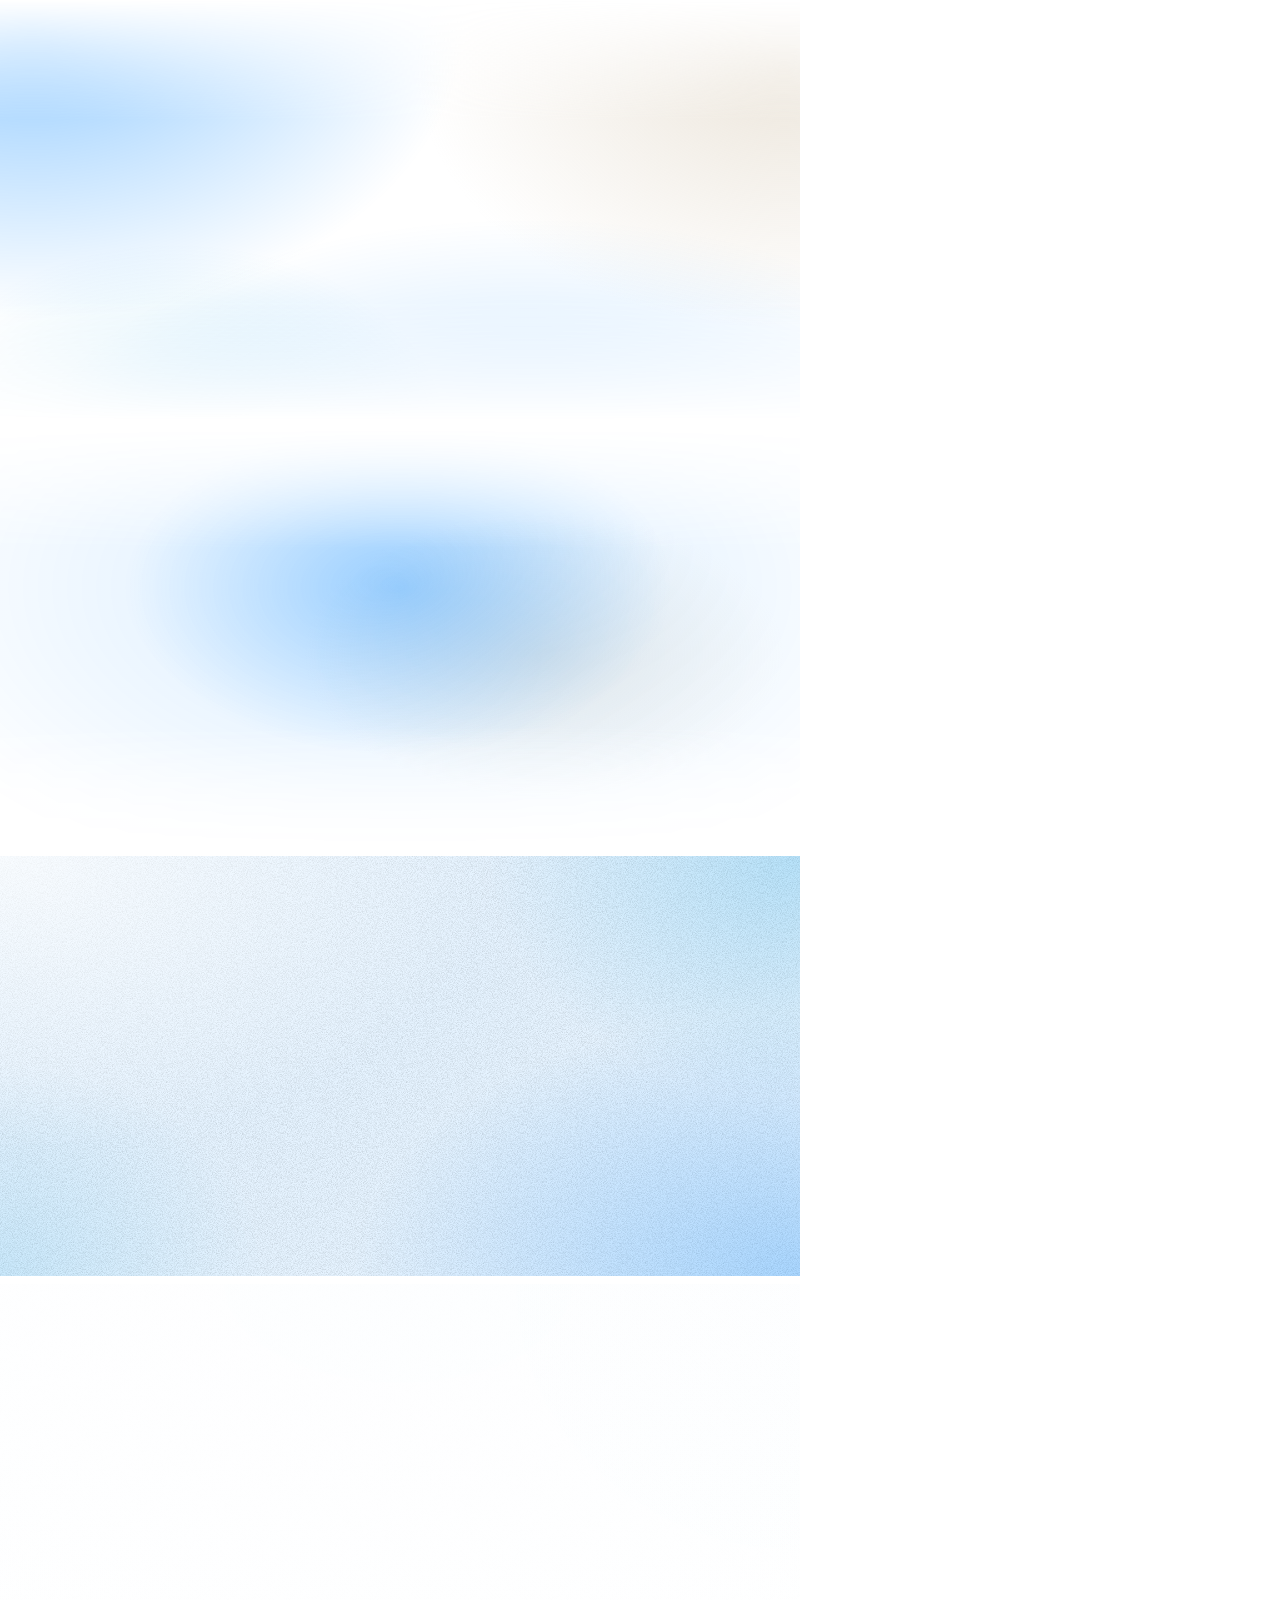
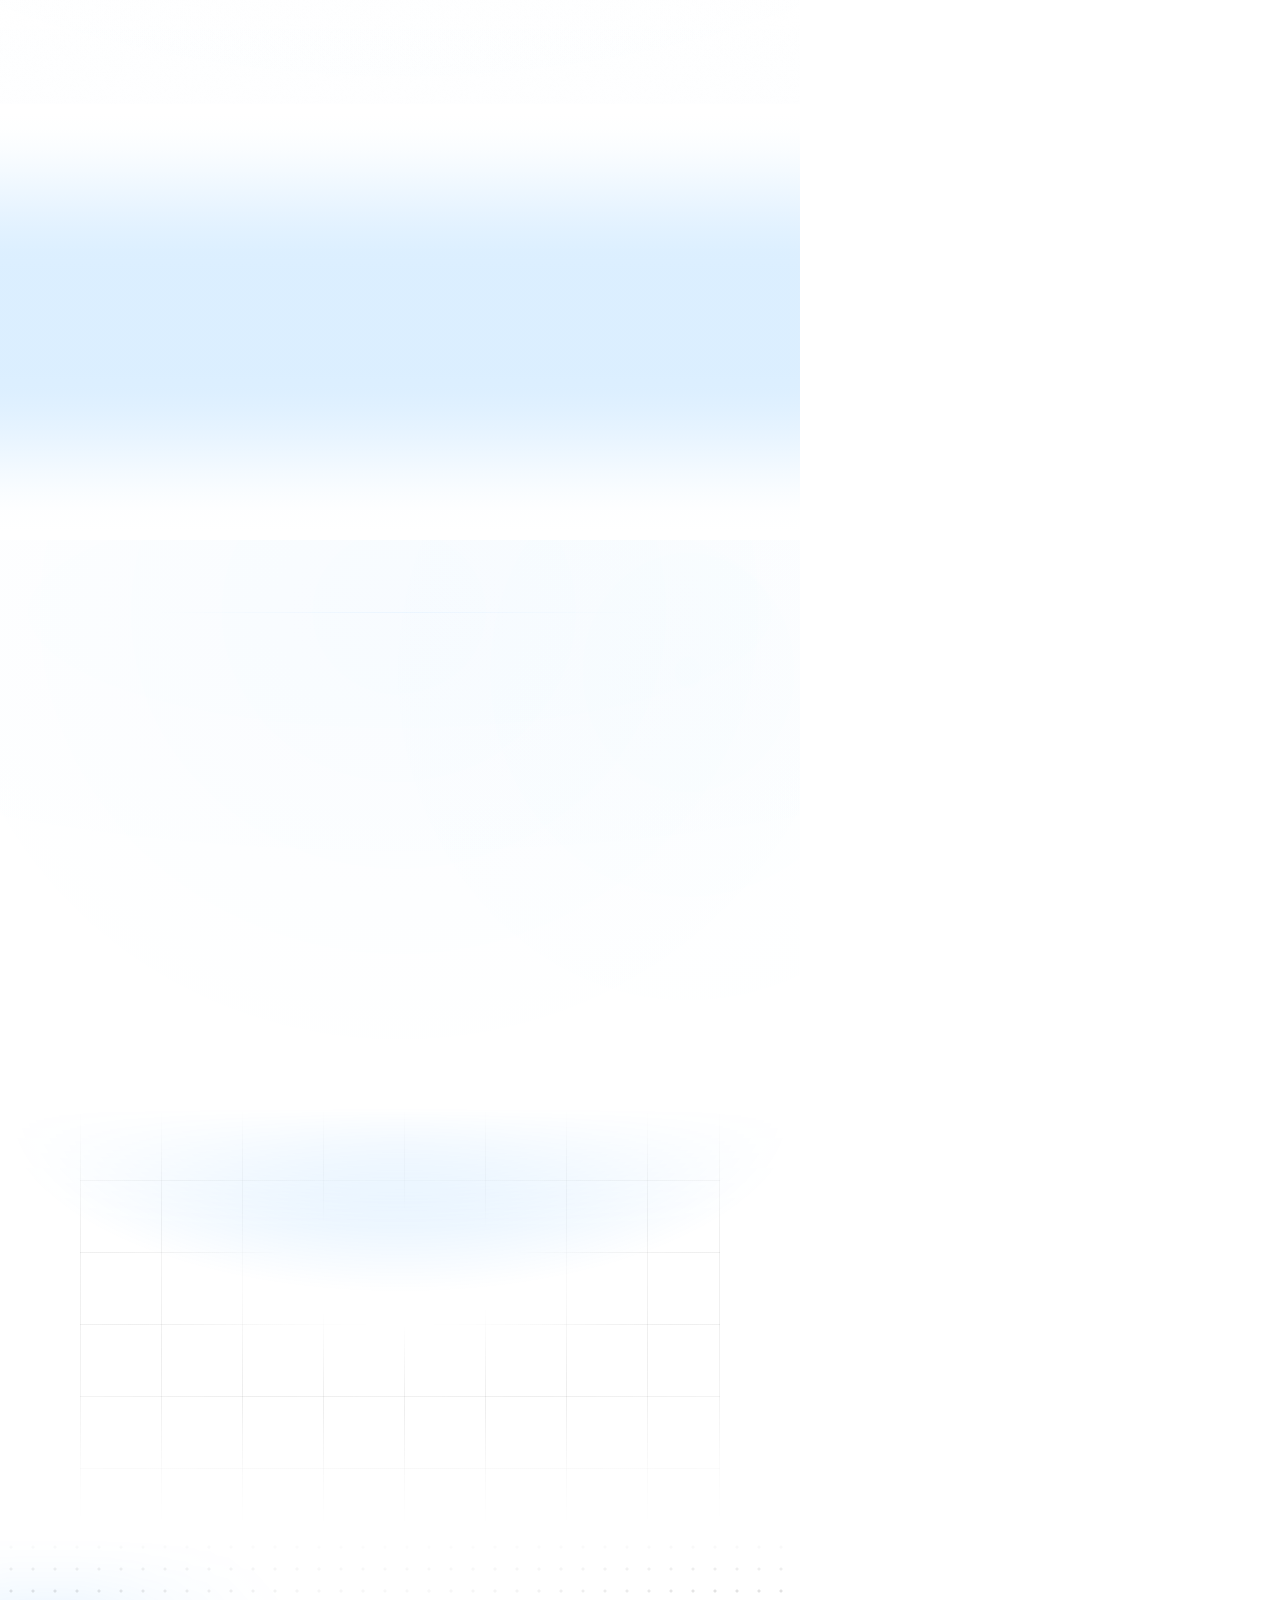
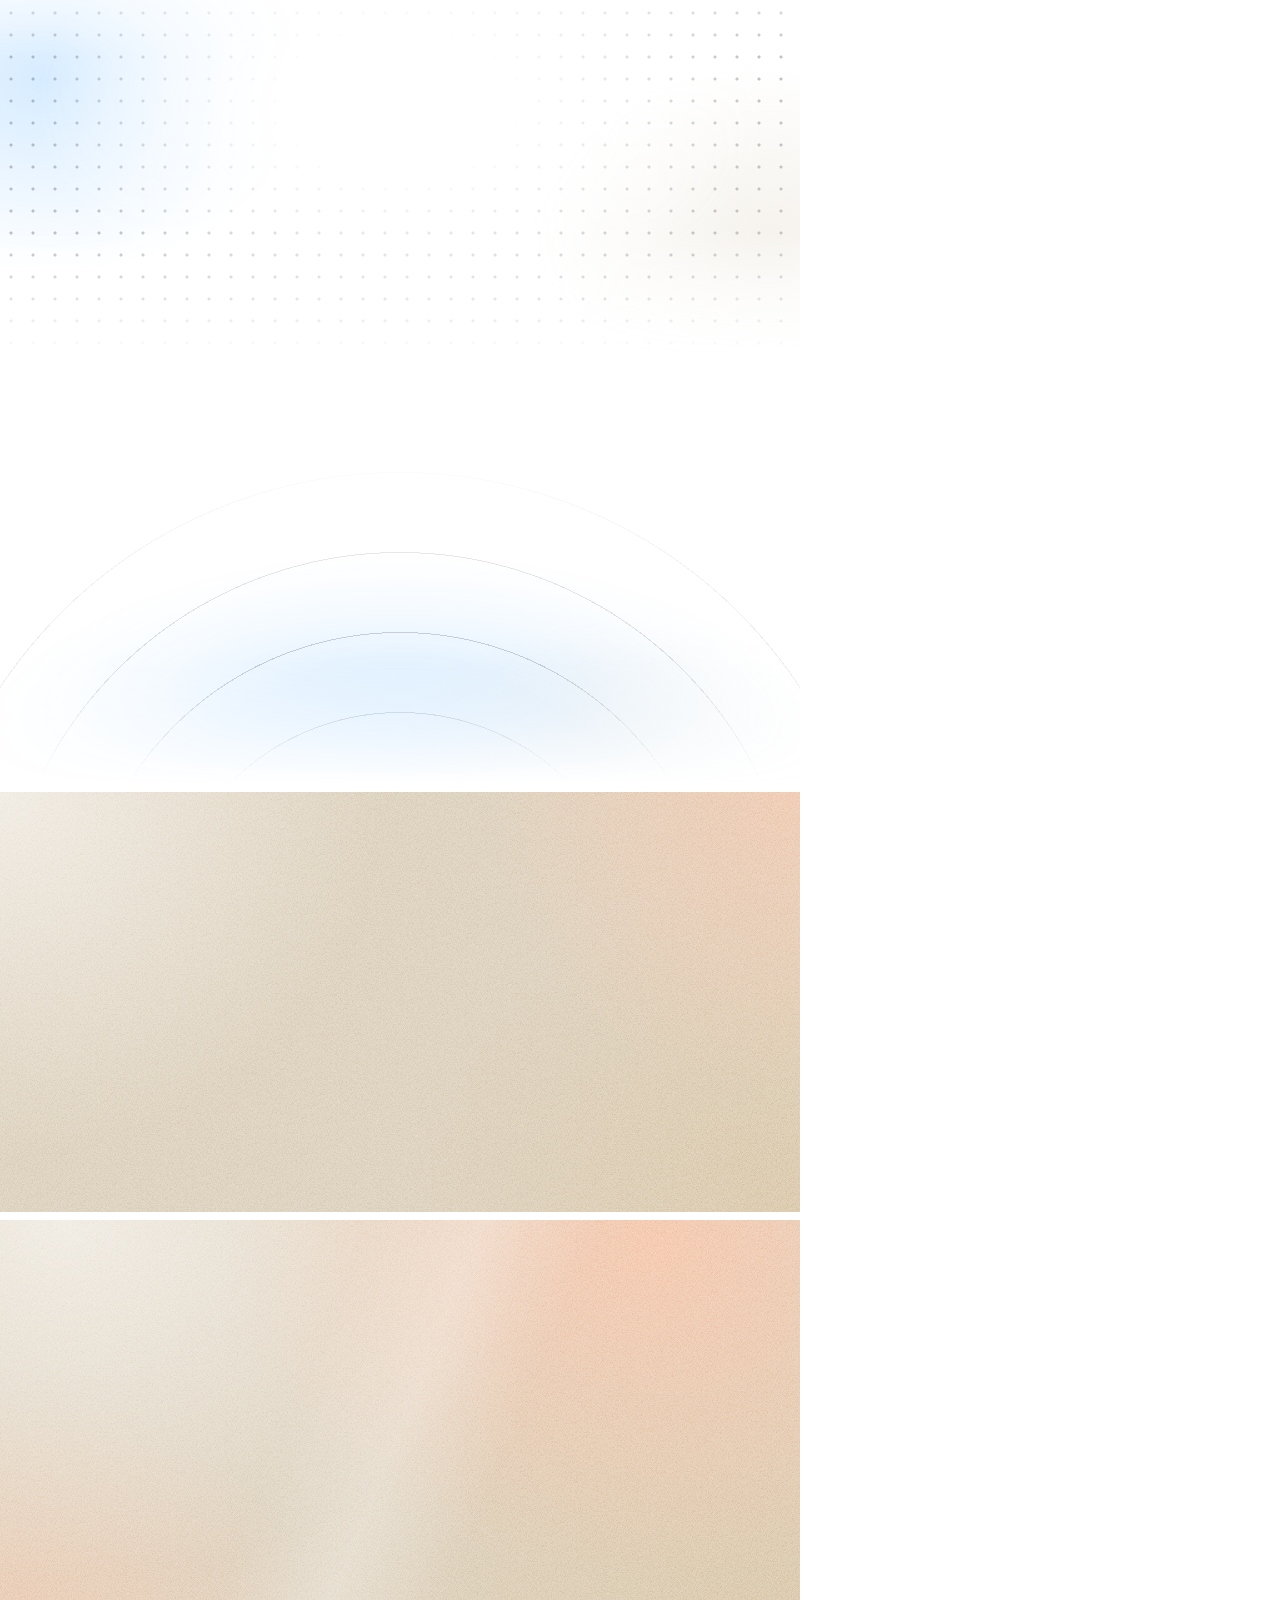
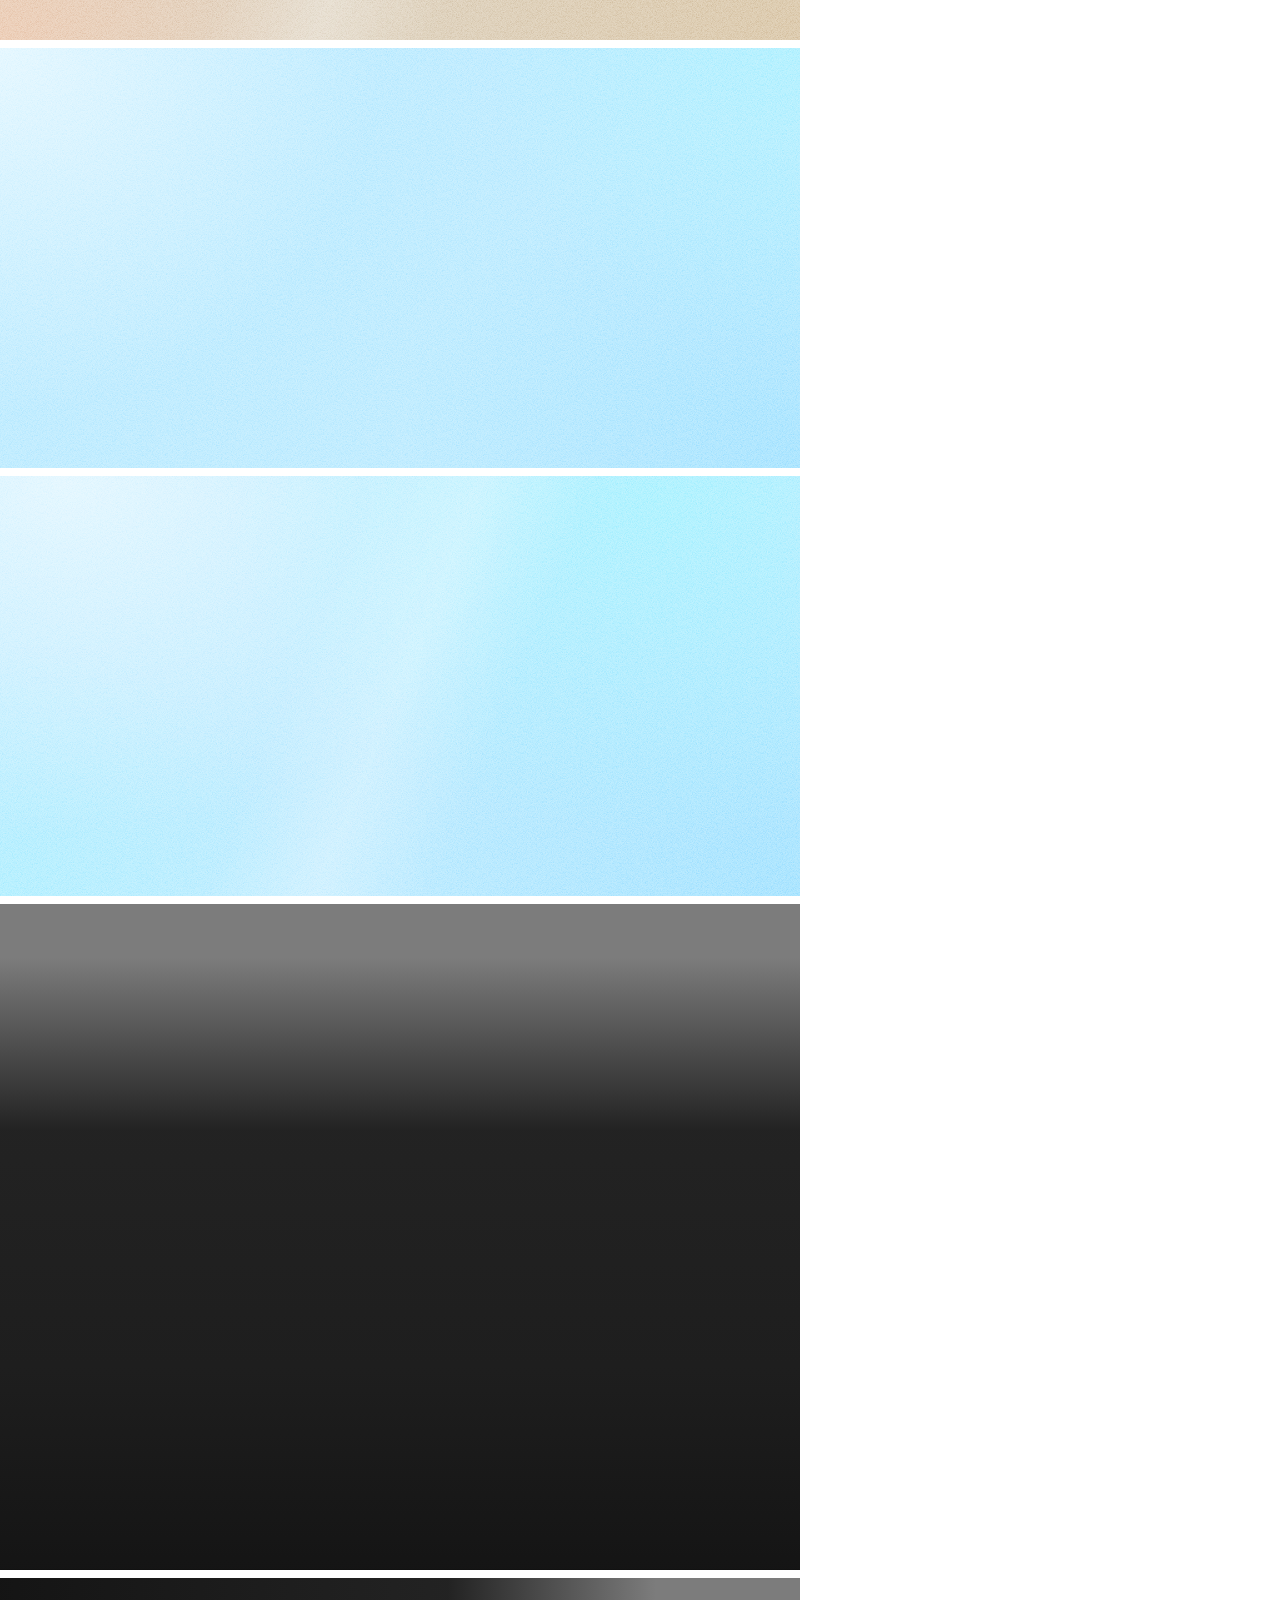
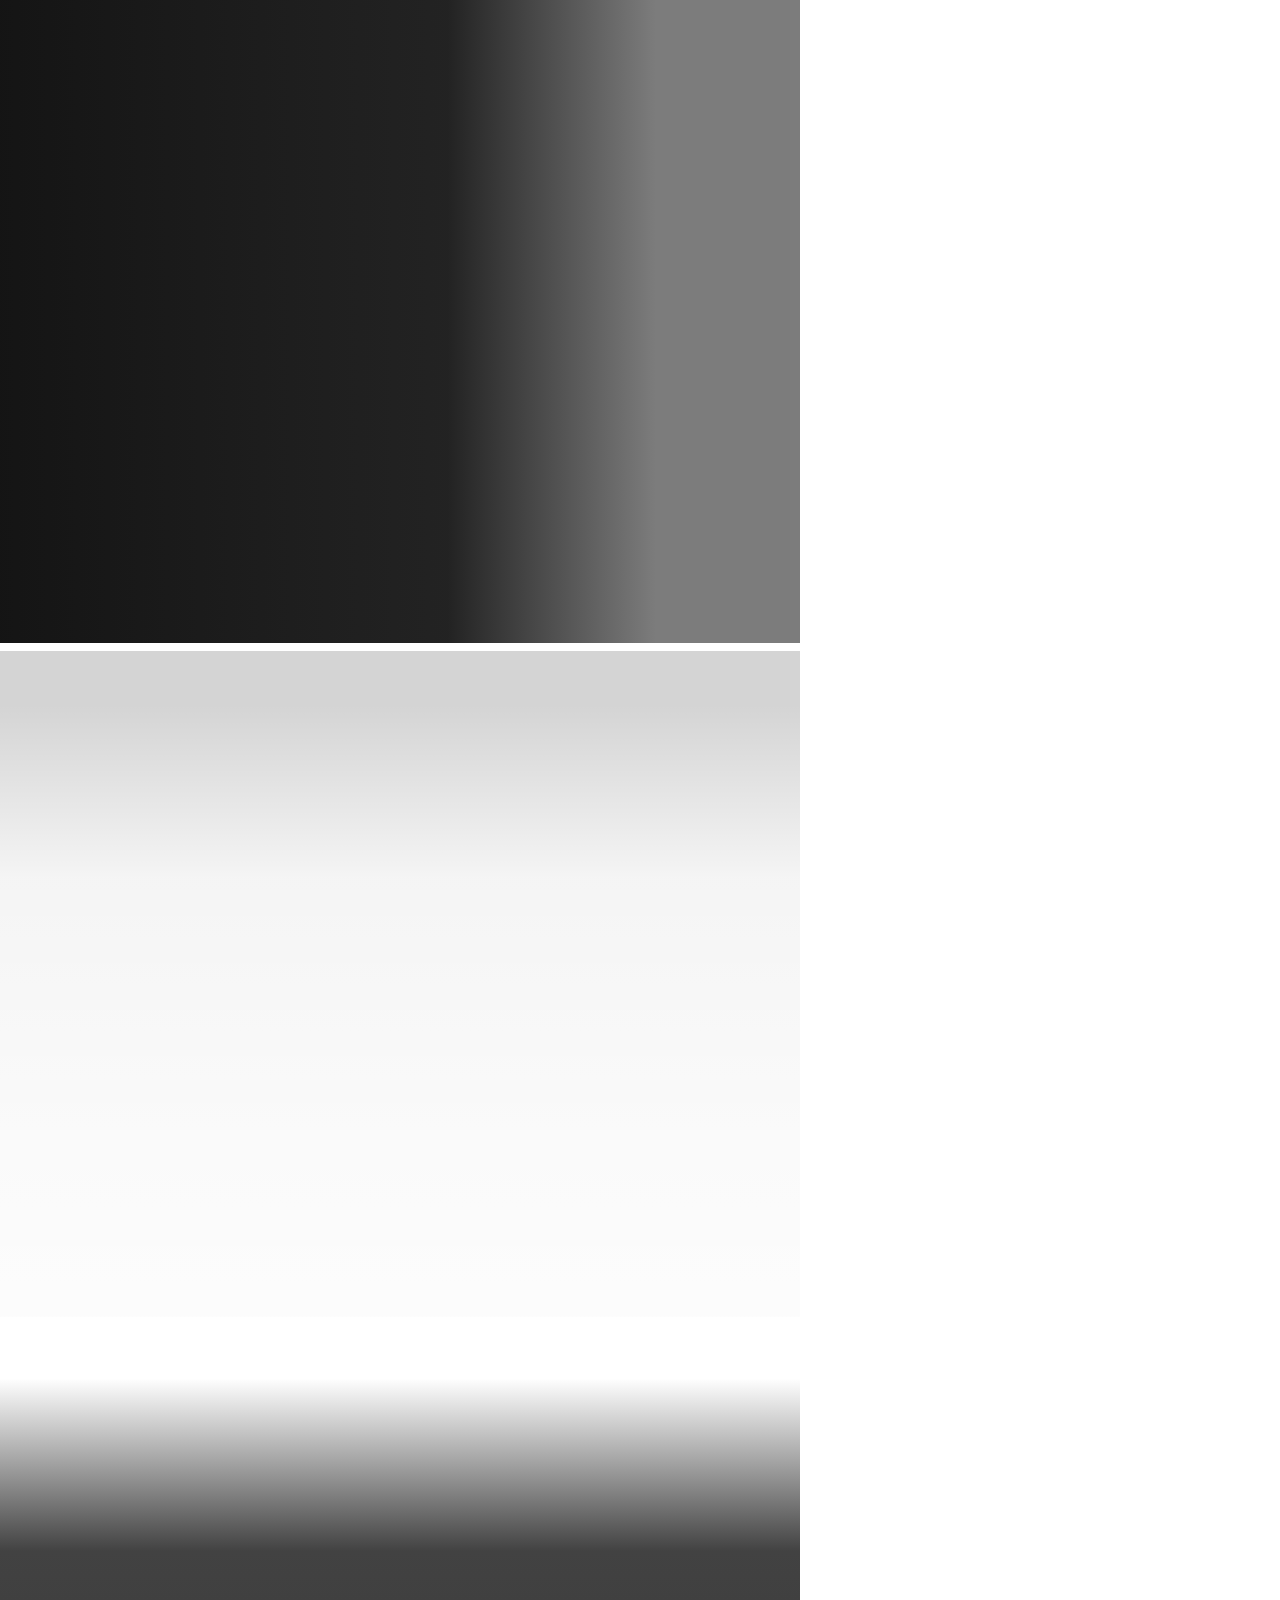
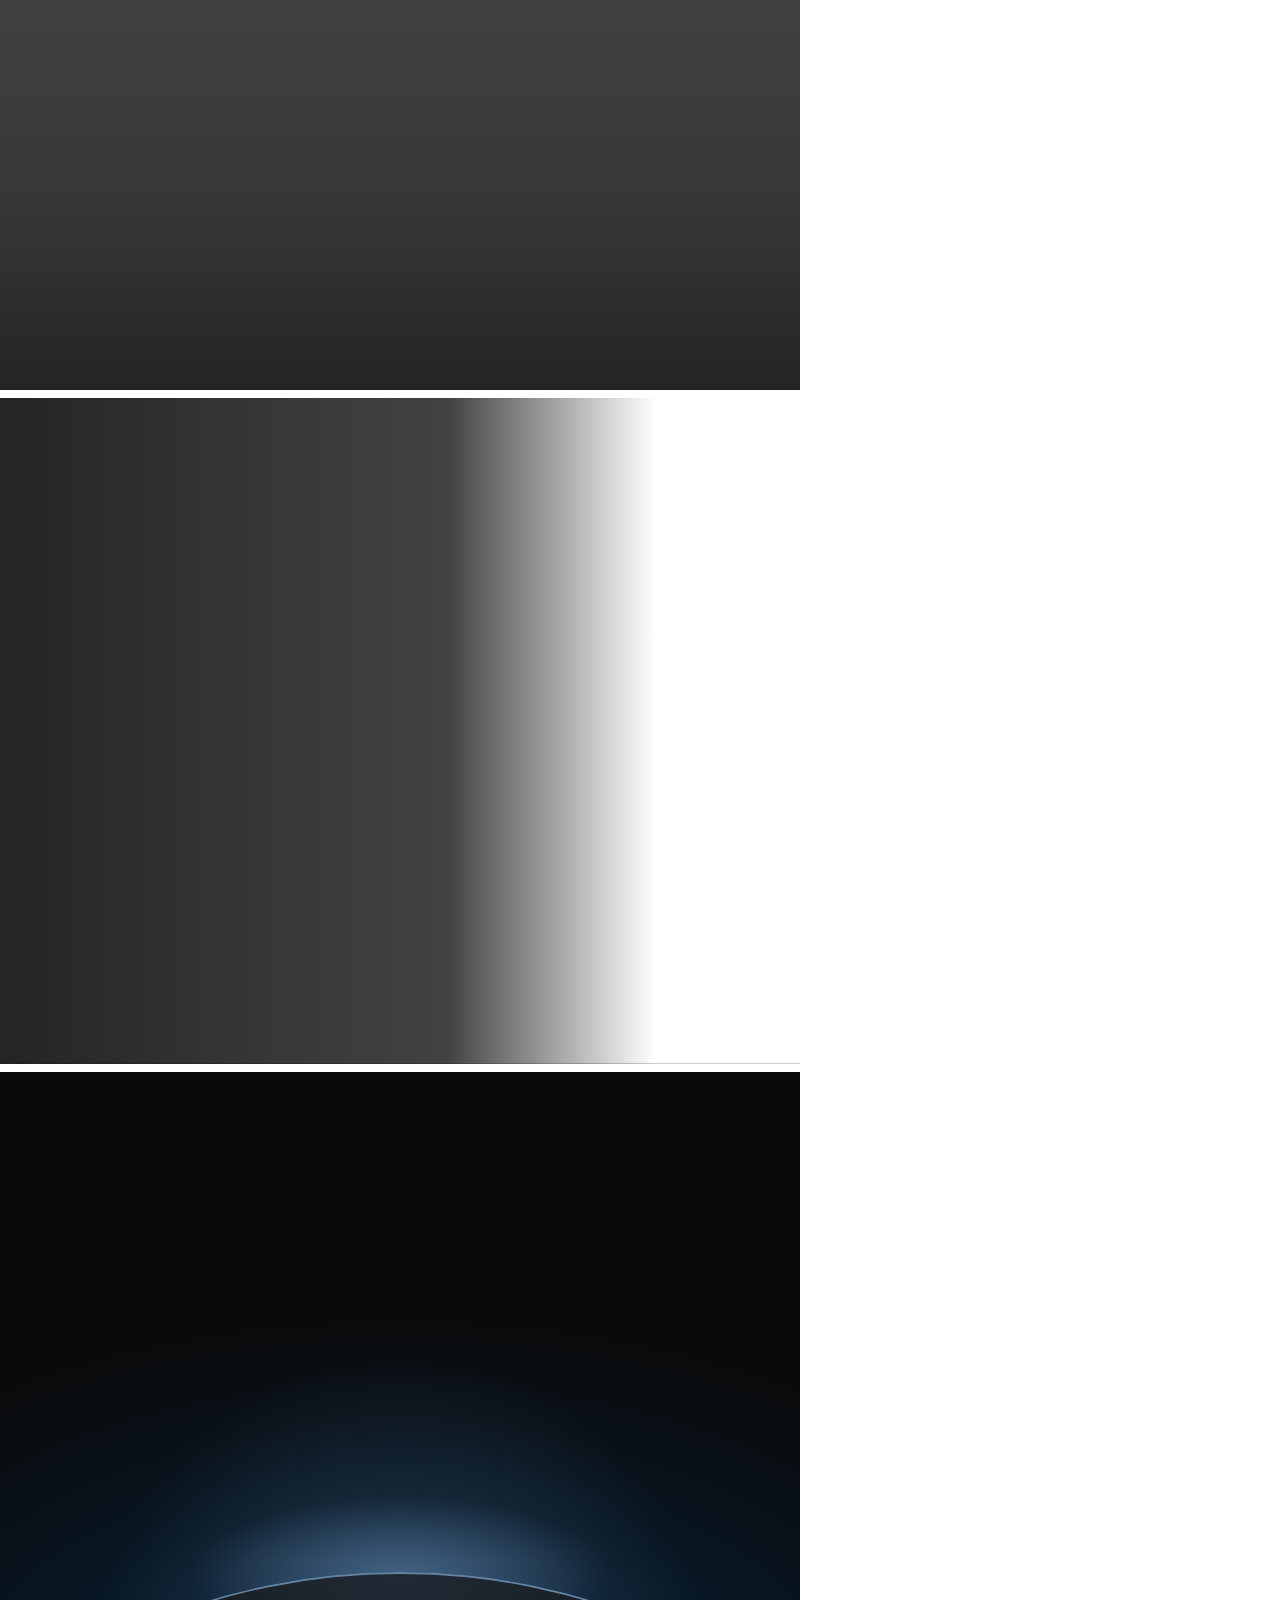
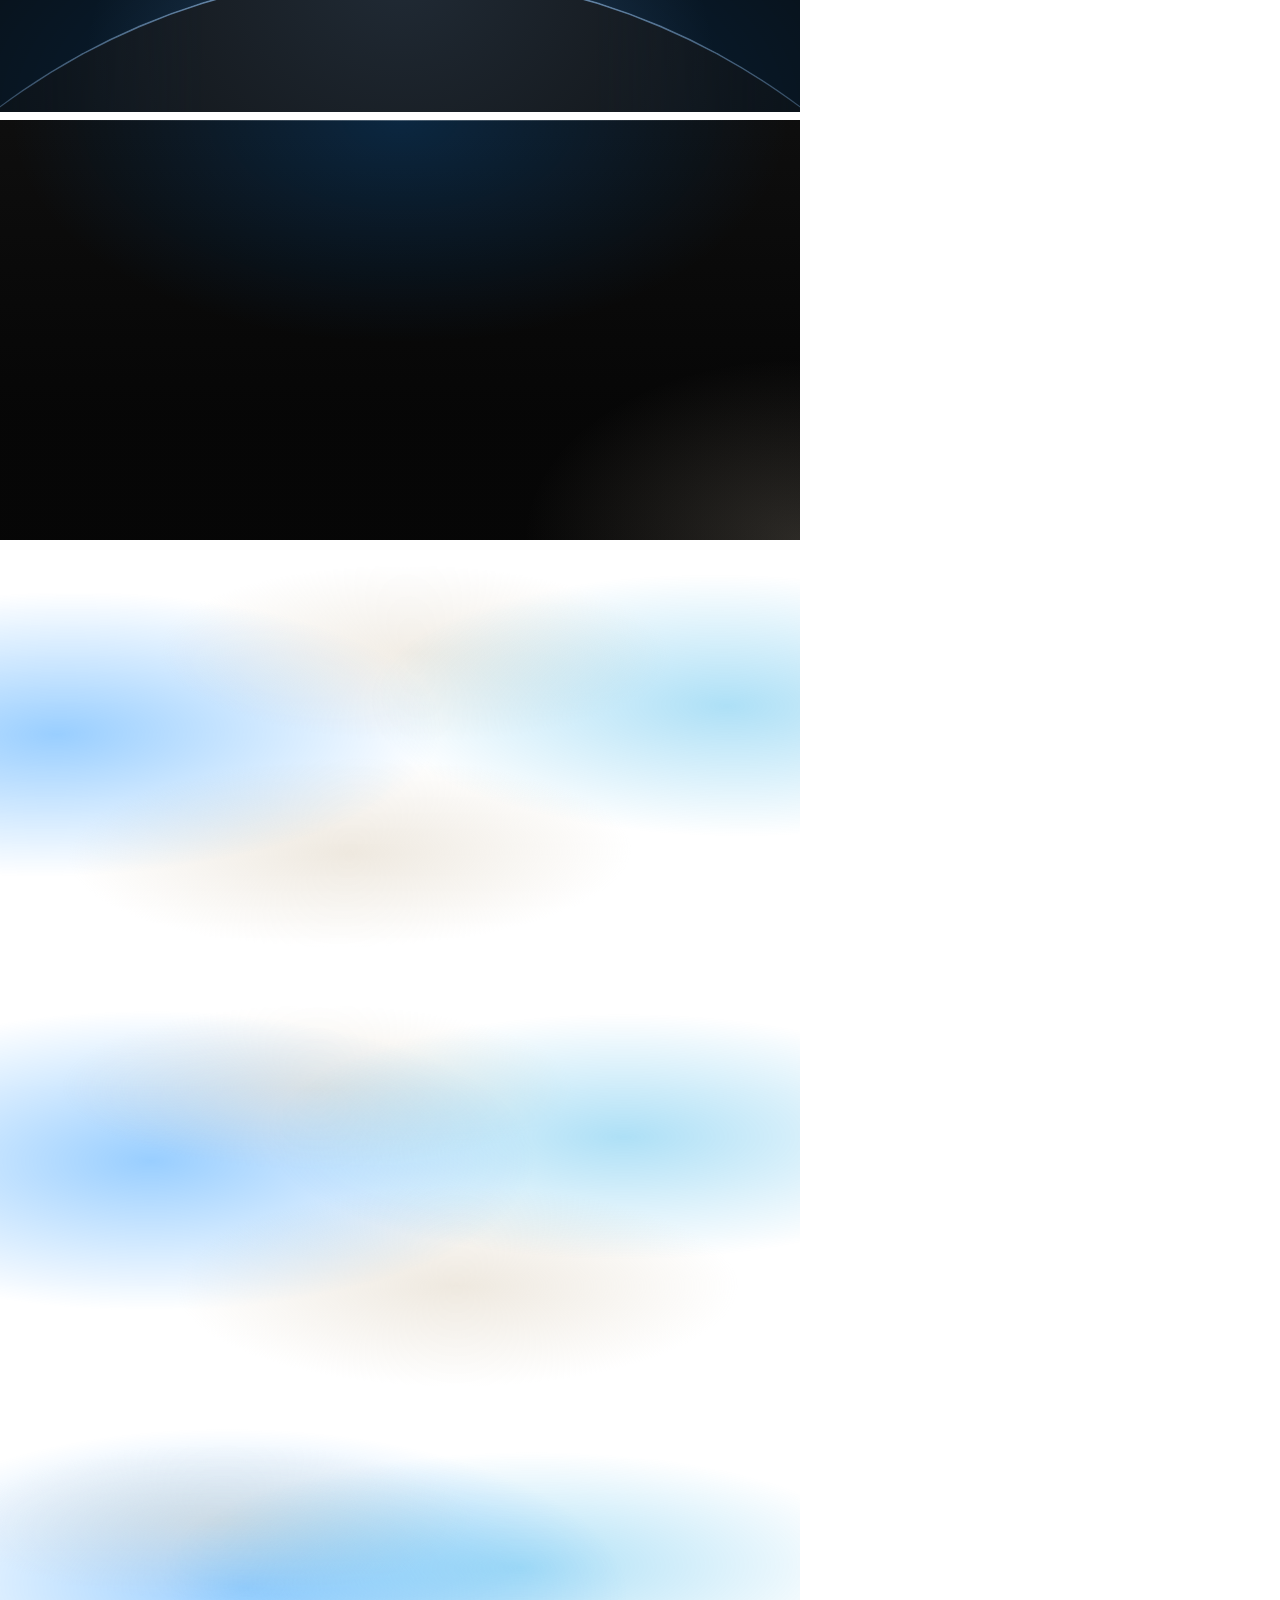
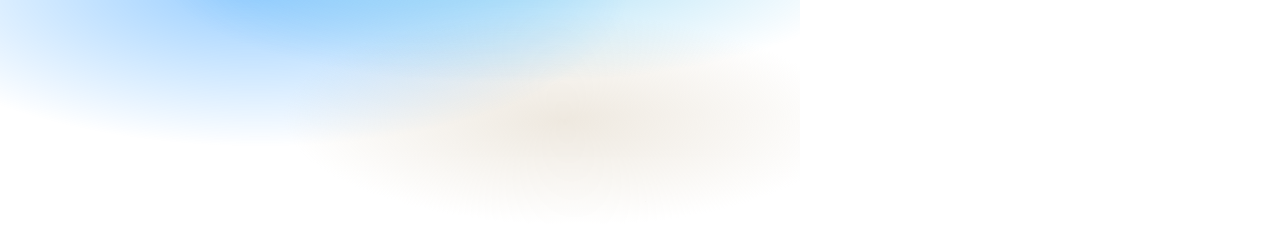
<file: assets/backgrounds/check.html>
<!doctype html>
<html lang="en" data-ground="sand">
<head>
<meta charset="utf-8">
<title>Backgrounds contrast check</title>
<!-- Every ground in a 800px box, for check.mjs: it sets a palette, screenshots the boxes and measures
     the ink and muted contrast on every pixel of each ground's text zone (index.json). The photograph
     grounds sit on a flat grey picture: #7c7c7c for the dark scrim, #d4d4d4 for the light one; and the worst case of the dark scrim: a white
     picture (white words on it). The light scrim is for pale photographs only. -->
<link rel="stylesheet" href="../system.css">
<link rel="stylesheet" href="backgrounds.css">
<style>body { margin: 0; width: 800px; } .box { width: 800px; margin: 0 0 8px; padding: 24px; font-size: 20px; } .pi, .pm { visibility: hidden; } .pi { color: var(--ink); } .pm { color: var(--muted); }  /* the liquid blobs held at the start, the middle and the end of their drift (the keyframes in backgrounds.css), so the text zone is measured where they stand under it */
  .at-start::before { animation: none; transform: translate3d(-7%, 0, 0) skewX(-7deg) scaleY(.94); } .at-start::after { animation: none; transform: translate3d(8%, 0, 0) skewX(6deg) scaleY(1.04); }
  .at-mid::before { animation: none; transform: translate3d(.5%, 0, 0) skewX(-.5deg) scaleY(.995); } .at-mid::after { animation: none; transform: translate3d(-.5%, 0, 0) scaleY(.98); }
  .at-end::before { animation: none; transform: translate3d(8%, 0, 0) skewX(6deg) scaleY(1.05); } .at-end::after { animation: none; transform: translate3d(-9%, 0, 0) skewX(-6deg) scaleY(.92); }
</style>
<script src="backgrounds.js" defer></script>
</head>
<body>
<div class="bg-mist box" data-g="mist" style="height:420px"><span class="pi">Ink</span> <span class="pm">Muted</span></div>
<div class="bg-halo box" data-g="halo" style="height:420px"><span class="pi">Ink</span> <span class="pm">Muted</span></div>
<div class="bg-grain box" data-g="grain" style="height:420px"><span class="pi">Ink</span> <span class="pm">Muted</span></div>
<div class="bg-paper box" data-g="paper" style="height:420px"><span class="pi">Ink</span> <span class="pm">Muted</span></div>
<div class="bg-dusk box" data-g="dusk" style="height:420px"><span class="pi">Ink</span> <span class="pm">Muted</span></div>
<div class="bg-topglow box" data-g="topglow" style="height:560px"><span class="pi">Ink</span> <span class="pm">Muted</span></div>
<div class="bg-ruled box" data-g="ruled" style="height:420px"><span class="pi">Ink</span> <span class="pm">Muted</span></div>
<div class="bg-dots box" data-g="dots" style="height:420px"><span class="pi">Ink</span> <span class="pm">Muted</span></div>
<div class="bg-arcs box" data-g="arcs" style="height:420px"><span class="pi">Ink</span> <span class="pm">Muted</span></div>
<div class="bg-band box" data-g="band" style="height:420px"><span class="pi">Ink</span> <span class="pm">Muted</span></div>
<div class="bg-field box" data-g="field" style="height:420px"><span class="pi">Ink</span> <span class="pm">Muted</span></div>
<div class="bg-band bg-tint box" data-g="band-tint" style="height:420px"><span class="pi">Ink</span> <span class="pm">Muted</span></div>
<div class="bg-field bg-tint box" data-g="field-tint" style="height:420px"><span class="pi">Ink</span> <span class="pm">Muted</span></div>
<div class="bg-photo box" data-g="photo" style="height:520px;--g-photo:linear-gradient(#7c7c7c,#7c7c7c)"><span class="pi">Ink</span> <span class="pm">Muted</span></div>
<div class="bg-photo bg-photo--left box" data-g="photo-left" style="height:520px;--g-photo:linear-gradient(#7c7c7c,#7c7c7c)"><span class="pi">Ink</span> <span class="pm">Muted</span></div>
<div class="bg-photo bg-photo--light box" data-g="photo-light" style="height:520px;--g-photo:linear-gradient(#d4d4d4,#d4d4d4)"><span class="pi">Ink</span> <span class="pm">Muted</span></div>
<div class="bg-photo box" data-g="photo-white" style="height:520px;--g-photo:linear-gradient(#fff,#fff)"><span class="pi">Ink</span> <span class="pm">Muted</span></div>
<div class="bg-photo bg-photo--left box" data-g="photo-left-white" style="height:520px;--g-photo:linear-gradient(#fff,#fff)"><span class="pi">Ink</span> <span class="pm">Muted</span></div>
<div class="bg-horizon box" data-g="horizon" style="height:640px"><span class="pi">Ink</span> <span class="pm">Muted</span></div>
<div class="bg-deep box" data-g="deep" style="height:420px"><span class="pi">Ink</span> <span class="pm">Muted</span></div>
<div class="bg-liquid box at-start" data-g="liquid" data-no-pause style="height:420px"><span class="pi">Ink</span> <span class="pm">Muted</span></div>
<div class="bg-liquid box at-mid" data-g="liquid-mid" data-no-pause style="height:420px"><span class="pi">Ink</span> <span class="pm">Muted</span></div>
<div class="bg-liquid box at-end" data-g="liquid-end" data-no-pause style="height:420px"><span class="pi">Ink</span> <span class="pm">Muted</span></div>

</body>
</html>
</file>
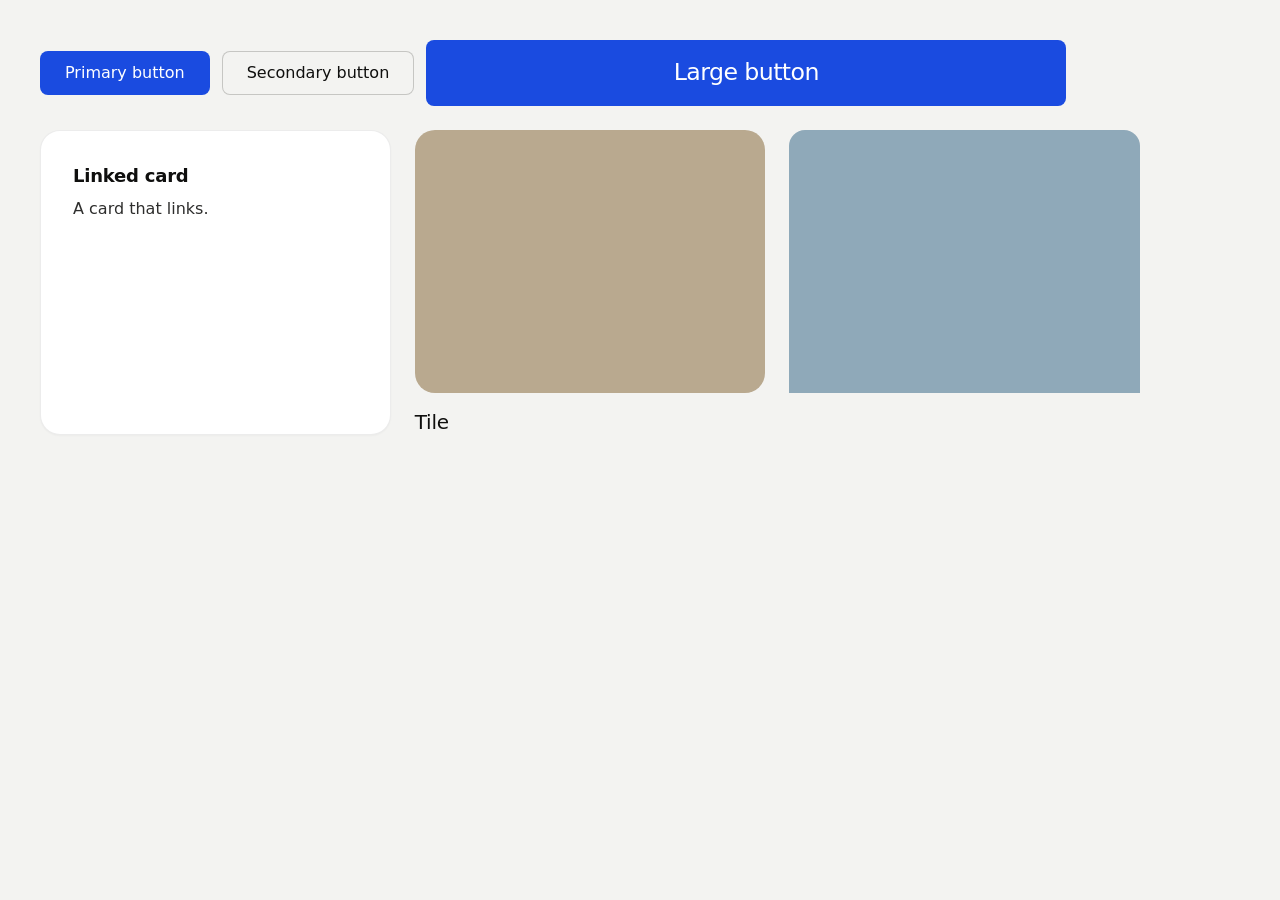
<file: assets/motion/_hover-test.html>
<!doctype html>
<html lang="en">
<head>
<meta charset="utf-8"><meta name="viewport" content="width=device-width, initial-scale=1">
<title>Hover test</title>
<link rel="stylesheet" href="../system.css">
<link rel="stylesheet" href="../ui/cards.css">
<link rel="stylesheet" href="motion.css">
<style>:root{--bg:#f3f3f1;--card:#fff;--ink:#0f0f0e;--muted:#686863;--accent:#e5531c}body{background:var(--bg);color:var(--ink);padding:40px}.row{display:grid;grid-template-columns:repeat(3,1fr);gap:24px;max-width:1100px}</style>
</head>
<body>
<main>
<div class="btn-row" style="margin-bottom:24px"><a class="btn btn--primary" href="#p">Primary button</a><a class="btn btn--secondary" href="#s">Secondary button</a><a class="btn btn--primary btn--xl" href="#x">Large button</a></div>
<div class="row">
  <a class="card" id="c1" href="#a"><h3>Linked card</h3><p>A card that links.</p></a>
  <a class="tile" id="t1" href="#b"><div class="tile__media"><img id="i1" alt="" src="data:image/svg+xml,%3Csvg xmlns='http://www.w3.org/2000/svg' width='400' height='300'%3E%3Crect width='400' height='300' fill='%23b9a98f'/%3E%3C/svg%3E"></div><div class="tile__head"><h3>Tile</h3></div></a>
  <div class="m-zoom" id="z1" style="border-radius:16px"><img id="i2" alt="" style="display:block;width:100%" src="data:image/svg+xml,%3Csvg xmlns='http://www.w3.org/2000/svg' width='400' height='300'%3E%3Crect width='400' height='300' fill='%238fa9b9'/%3E%3C/svg%3E"></div>
</div>
</main>
</body>
</html>
</file>
<file: style.css>
/* ============================================================
   kaihang.dev — "kopi-o" dark theme
   Deep warm charcoal, one Singapore-red accent (also Hack Club
   red), and phosphor for the actual machines.
   ============================================================ */

:root {
    --paper: #151210;
    --paper-2: #1e1a15;
    --paper-3: #282219;

    --ink: #f0e9d9;
    --muted: #9d9480;

    --line: #2e2820;
    --line-strong: #4d4436;

    --accent: #ef3340;         /* singapore red ≈ hack club red */
    --accent-strong: #ff5966;
    --accent-soft: #35161b;

    --green: #43d17a;
    --green-soft: #14351f;
    --red: #ff6b6b;
    --red-soft: #351517;

    --screen: #0d0b08;
    --screen-2: #131008;
    --screen-line: #29241a;
    --screen-text: #dcd6c3;
    --screen-dim: #8a826d;

    --serif: "Iowan Old Style", "Palatino Linotype", Palatino, Georgia, "Times New Roman", serif;
    --sans: system-ui, -apple-system, "Segoe UI", Roboto, Helvetica, Arial, sans-serif;
    --mono: ui-monospace, "SF Mono", "Cascadia Mono", Menlo, Consolas, monospace;

    --max-width: 1060px;

    --shadow: 0 1px 2px rgba(0, 0, 0, .4), 0 6px 20px rgba(0, 0, 0, .32);
    --shadow-lg: 0 24px 60px rgba(0, 0, 0, .5);
}

/* ---------- reset ---------- */

*, *::before, *::after { box-sizing: border-box; margin: 0; padding: 0; }

html { scroll-behavior: smooth; }

body {
    min-height: 100vh;
    background: var(--paper);
    color: var(--ink);
    font-family: var(--sans);
    font-size: 16px;
    line-height: 1.6;
    -webkit-font-smoothing: antialiased;
}

a { color: inherit; text-decoration: none; }

img { max-width: 100%; display: block; }

::selection { background: var(--accent-soft); color: var(--ink); }

:focus-visible {
    outline: 2px solid var(--accent);
    outline-offset: 2px;
    border-radius: 2px;
}

/* A faint red-and-green glow so the page feels lit, not flat. */
.background {
    position: fixed;
    inset: 0;
    z-index: -1;
    pointer-events: none;
    background:
        radial-gradient(ellipse at 80% -10%, rgba(239, 51, 64, .09), transparent 55%),
        radial-gradient(ellipse at 10% 110%, rgba(67, 209, 122, .06), transparent 50%);
}

/* ---------- hack club corner flag ---------- */

.hc-flag {
    position: absolute;
    top: 0;
    left: 10px;
    z-index: 999;
    width: 210px;
    border: 0;
    display: block;
    transition: transform .18s ease;
}
.hc-flag:hover { transform: translateY(3px); }
.hc-flag img { display: block; width: 100%; height: auto; }

/* ---------- nav ---------- */

.nav {
    width: min(var(--max-width), calc(100% - 40px));
    height: 72px;
    margin: auto;
    display: flex;
    align-items: center;
    justify-content: space-between;
    gap: 16px;
    border-bottom: 1px solid var(--line);
}

.logo {
    font-family: var(--serif);
    font-size: 22px;
    font-weight: 700;
    letter-spacing: -.02em;
}
.logo span { color: var(--accent); }

.nav nav { display: flex; gap: 22px; }

.nav nav a {
    color: var(--muted);
    font-size: 14px;
    transition: color .15s ease;
}
.nav nav a:hover { color: var(--accent); }

/* ---------- hero ---------- */

.hero {
    width: min(var(--max-width), calc(100% - 40px));
    margin: auto;
    padding: 84px 0 88px;
}

.eyebrow {
    color: var(--accent);
    font-family: var(--mono);
    font-size: 12px;
    font-weight: 600;
    letter-spacing: .14em;
    text-transform: uppercase;
}

.status-row {
    display: flex;
    align-items: center;
    flex-wrap: wrap;
    gap: 10px;
    margin-bottom: 24px;
}

.status {
    display: inline-flex;
    align-items: center;
    gap: 8px;
    padding: 5px 12px;
    border: 1px solid var(--line);
    border-radius: 999px;
    background: var(--paper-2);
    color: var(--muted);
    font-family: var(--mono);
    font-size: 12px;
}

.status-dot {
    width: 7px;
    height: 7px;
    border-radius: 50%;
    background: var(--green);
    box-shadow: 0 0 0 3px var(--green-soft);
    animation: pulse 2.4s ease-in-out infinite;
}

@keyframes pulse {
    0%, 100% { opacity: 1; }
    50% { opacity: .35; }
}

.hero h1 {
    font-family: var(--serif);
    font-size: clamp(56px, 10vw, 116px);
    line-height: .92;
    letter-spacing: -.045em;
    font-weight: 700;
}
.hero h1 span { color: var(--accent); }

.subtitle {
    max-width: 600px;
    margin-top: 22px;
    color: var(--muted);
    font-size: 18px;
}

.subtitle strong { color: var(--ink); font-weight: 600; }

.buttons {
    display: flex;
    flex-wrap: wrap;
    gap: 10px;
    margin-top: 30px;
}

.button {
    display: inline-block;
    padding: 11px 18px;
    border-radius: 6px;
    font-size: 14px;
    font-weight: 600;
    transition: transform .15s ease, background .15s ease, border-color .15s ease;
}
.button:hover { transform: translateY(-1px); }

.button.primary { background: var(--accent); color: #fff; }
.button.primary:hover { background: var(--accent-strong); }

.button.secondary {
    border: 1px solid var(--line-strong);
    background: var(--paper-2);
    color: var(--ink);
}
.button.secondary:hover { border-color: var(--accent); }

/* ---------- sections ---------- */

.section {
    width: min(var(--max-width), calc(100% - 40px));
    margin: auto;
    padding: 80px 0;
    border-top: 1px solid var(--line);
}

.section-header {
    display: flex;
    align-items: flex-end;
    justify-content: space-between;
    gap: 16px;
    margin-bottom: 36px;
}

.section-no {
    display: block;
    color: var(--accent);
    font-family: var(--mono);
    font-size: 12px;
    letter-spacing: .12em;
    margin-bottom: 8px;
}

.section h2 {
    font-family: var(--serif);
    font-size: clamp(36px, 5vw, 56px);
    line-height: 1;
    letter-spacing: -.03em;
    font-weight: 700;
}

.view-all {
    color: var(--accent);
    font-size: 14px;
    font-weight: 600;
    white-space: nowrap;
}
.view-all:hover { text-decoration: underline; }

/* ---------- projects ---------- */

.projects-grid {
    display: grid;
    grid-template-columns: repeat(2, 1fr);
    gap: 14px;
}

.project {
    position: relative;
    min-height: 190px;
    padding: 20px 22px;
    border: 1px solid var(--line);
    border-radius: 6px;
    background: var(--paper-2);
    transition: transform .18s ease, border-color .18s ease, box-shadow .18s ease;
}
.project:hover {
    transform: translateY(-3px);
    border-color: var(--line-strong);
    box-shadow: var(--shadow);
}

.project-name {
    font-family: var(--mono);
    font-size: 18px;
    font-weight: 700;
    color: var(--ink);
}

.project-description {
    margin-top: 10px;
    color: var(--muted);
    font-size: 14px;
}

.project-meta {
    position: absolute;
    left: 22px;
    bottom: 18px;
    display: flex;
    align-items: center;
    gap: 12px;
    color: var(--muted);
    font-family: var(--mono);
    font-size: 12px;
}

.language { display: flex; align-items: center; gap: 6px; }
.language-dot { width: 8px; height: 8px; border-radius: 50%; background: var(--accent); }

.project-arrow {
    position: absolute;
    right: 22px;
    bottom: 18px;
    color: var(--accent);
    font-size: 18px;
}

.loading {
    grid-column: 1 / -1;
    min-height: 160px;
    display: flex;
    align-items: center;
    justify-content: center;
    gap: 12px;
    color: var(--muted);
    font-size: 14px;
}

.loader {
    width: 16px;
    height: 16px;
    border: 2px solid var(--line);
    border-top-color: var(--accent);
    border-radius: 50%;
    animation: spin .8s linear infinite;
}
@keyframes spin { to { transform: rotate(360deg); } }

/* ---------- about ---------- */

.about-text {
    max-width: 800px;
    display: grid;
    grid-template-columns: 1fr 1fr;
    gap: 40px;
}
.about-text p { color: var(--muted); font-size: 17px; }
.about-text strong { color: var(--ink); font-weight: 600; }

.hackclub-note {
    max-width: 800px;
    margin-top: 32px;
    padding: 14px 18px;
    border-left: 3px solid var(--accent);
    background: var(--paper-2);
    font-size: 15px;
    color: var(--muted);
}
.hackclub-note a { color: var(--accent); font-weight: 600; }
.hackclub-note a:hover { text-decoration: underline; }

/* ---------- stack ---------- */

.stack { display: flex; flex-wrap: wrap; gap: 8px; margin-top: 8px; }

.stack span {
    padding: 8px 14px;
    border: 1px solid var(--line);
    border-radius: 4px;
    background: var(--paper-2);
    font-family: var(--mono);
    font-size: 13px;
    color: var(--ink);
}
.stack span:hover { border-color: var(--accent); color: var(--accent); }

/* ---------- contact ---------- */

.contact-links { display: flex; flex-wrap: wrap; gap: 10px; margin-top: 28px; }

.contact-links a {
    padding: 11px 18px;
    border: 1px solid var(--line-strong);
    border-radius: 6px;
    background: var(--paper-2);
    font-size: 14px;
    font-weight: 600;
    transition: border-color .15s ease, color .15s ease, transform .15s ease;
}
.contact-links a:hover { border-color: var(--accent); color: var(--accent); transform: translateY(-1px); }

/* ---------- footer ---------- */

footer {
    width: min(var(--max-width), calc(100% - 40px));
    margin: auto;
    padding: 24px 0 32px;
    display: flex;
    justify-content: space-between;
    gap: 12px;
    flex-wrap: wrap;
    border-top: 1px solid var(--line);
    color: var(--muted);
    font-size: 13px;
}

footer .mono { font-family: var(--mono); }

/* ---------- responsive ---------- */

@media (max-width: 800px) {
    .nav { height: 60px; }
    .nav nav { display: none; }

    .hero { padding: 52px 0 56px; }

    .projects-grid { grid-template-columns: 1fr; }
    .about-text { grid-template-columns: 1fr; gap: 20px; }
    .section { padding: 60px 0; }
    .section-header { flex-direction: column; align-items: flex-start; gap: 12px; }
    footer { flex-direction: column; }

    .hc-flag { left: 7px; width: 150px; }
}

@media (max-width: 520px) {
    .hero h1 { font-size: 56px; }
    .subtitle { font-size: 16px; }
    .hc-flag { width: 120px; }
}

/* ---------- reduced motion ---------- */

@media (prefers-reduced-motion: reduce) {
    html { scroll-behavior: auto; }
    *, *::before, *::after { animation-duration: .01ms !important; animation-iteration-count: 1 !important; transition-duration: .01ms !important; }
}
</file>
<file: games/games.css>
/* ============================================================
   games.css — the arcade hub and the shared chrome every game
   page uses. Warm paper around the edges, dark phosphor for
   the actual boards. Colours inherit from ../style.css.
   ============================================================ */

:root {
    --arc-amber: #e8930c;
}

.arc-body { min-height: 100vh; overflow-x: hidden; }

/* ---------- top bar ---------- */

.arc-top {
    width: min(var(--max-width), calc(100% - 40px));
    height: 64px;
    margin: auto;
    display: flex;
    align-items: center;
    justify-content: space-between;
    gap: 14px;
    border-bottom: 1px solid var(--line);
}

.arc-back {
    color: var(--muted);
    font-family: var(--mono);
    font-size: 12px;
    transition: color .15s ease;
}
.arc-back:hover { color: var(--accent); }

.arc-brand {
    display: flex;
    align-items: baseline;
    gap: 9px;
    font-family: var(--mono);
    font-weight: 700;
    letter-spacing: .28em;
}
.arc-brand b { color: var(--ink); font-size: 15px; }
.arc-brand span { color: var(--muted); font-size: 10px; letter-spacing: .14em; }

.arc-session { color: var(--muted); font-family: var(--mono); font-size: 11px; text-align: right; }

/* ---------- hub wrap ---------- */

.arc-wrap {
    width: min(var(--max-width), calc(100% - 40px));
    margin: auto;
    padding-bottom: 80px;
}

.arc-hero { padding: 40px 0 8px; }

.arc-hero .eyebrow { margin-bottom: 10px; }

.arc-hero h1 {
    font-family: var(--serif);
    font-size: clamp(48px, 8vw, 88px);
    line-height: .95;
    letter-spacing: -.04em;
    font-weight: 700;
}
.arc-hero h1 span { color: var(--accent); }

.arc-sub { max-width: 560px; margin-top: 18px; color: var(--muted); font-size: 16px; }

/* ---------- card grid ---------- */

.arc-grid { display: grid; grid-template-columns: repeat(2, 1fr); gap: 14px; margin-top: 40px; }

.arc-card {
    position: relative;
    min-height: 190px;
    padding: 24px;
    display: flex;
    flex-direction: column;
    border: 1px solid var(--line);
    border-radius: 6px;
    background: var(--paper-2);
    transition: transform .18s ease, border-color .18s ease, box-shadow .18s ease;
}
.arc-card:hover { transform: translateY(-3px); border-color: var(--line-strong); box-shadow: var(--shadow); }

.arc-card.featured {
    grid-column: 1 / -1;
    min-height: auto;
    flex-direction: row;
    align-items: center;
    gap: 20px;
    border-color: var(--accent);
    border-left-width: 4px;
    background: var(--accent-soft);
}

.arc-icon {
    width: 46px;
    height: 46px;
    flex-shrink: 0;
    display: grid;
    place-items: center;
    border: 1px solid var(--line);
    border-radius: 8px;
    background: var(--paper);
    font-size: 22px;
}

.arc-card h3 { color: var(--ink); font-family: var(--mono); font-size: 20px; font-weight: 700; }
.arc-card p { margin-top: 10px; color: var(--muted); font-size: 13.5px; }
.arc-card.featured .arc-copy p { max-width: 620px; }

.arc-tags { display: flex; flex-wrap: wrap; gap: 7px; margin-top: auto; padding-top: 20px; }
.arc-card.featured .arc-tags { margin-top: 14px; padding-top: 0; }

.arc-tag {
    padding: 3px 9px;
    border: 1px solid var(--line);
    border-radius: 999px;
    color: var(--muted);
    font-family: var(--mono);
    font-size: 10.5px;
}

.arc-arrow { position: absolute; right: 22px; bottom: 18px; color: var(--accent); font-size: 18px; }

.arc-hint { margin-top: 26px; color: var(--muted); font-family: var(--mono); font-size: 11px; }

/* ---------- game page chrome ---------- */

.game-wrap {
    width: min(780px, calc(100% - 40px));
    margin: auto;
    padding: 28px 0 70px;
}

.game-panel {
    position: relative;
    overflow: hidden;
    border: 1px solid var(--line-strong);
    border-radius: 8px;
    background: var(--paper-2);
    box-shadow: var(--shadow);
}

.game-head {
    display: flex;
    align-items: center;
    justify-content: space-between;
    gap: 14px;
    flex-wrap: wrap;
    padding: 16px 20px;
    border-bottom: 1px solid var(--line);
}

.game-title {
    color: var(--ink);
    font-family: var(--mono);
    font-size: 15px;
    font-weight: 700;
    letter-spacing: .22em;
}
.game-title span { color: var(--accent); }

.game-stats { display: flex; align-items: center; gap: 18px; }

.stat { color: var(--muted); font-family: var(--mono); font-size: 10px; letter-spacing: .12em; text-transform: uppercase; }
.stat b { display: block; margin-top: 2px; color: var(--ink); font-size: 16px; letter-spacing: 0; }

.game-stage {
    position: relative;
    display: flex;
    align-items: center;
    justify-content: center;
    padding: 22px;
    background: var(--screen);
}

.game-tools {
    display: flex;
    flex-wrap: wrap;
    align-items: center;
    gap: 9px;
    padding: 16px 20px;
    border-top: 1px solid var(--line);
}

.game-note { margin-left: auto; color: var(--muted); font-family: var(--mono); font-size: 11px; }

.g-btn {
    padding: 9px 16px;
    border: 1px solid var(--line-strong);
    border-radius: 6px;
    background: var(--paper);
    color: var(--ink);
    font-family: var(--mono);
    font-size: 12px;
    font-weight: 700;
    cursor: pointer;
    transition: transform .15s ease, border-color .15s ease, background .15s ease;
}
.g-btn:hover { transform: translateY(-1px); border-color: var(--accent); }

.g-btn.primary { border-color: transparent; background: var(--accent); color: #fff; }
.g-btn.primary:hover { background: var(--accent-strong); }

.g-btn.ghost { color: var(--muted); }

.g-field { display: inline-flex; align-items: center; gap: 8px; color: var(--muted); font-family: var(--mono); font-size: 11px; }
.g-field select {
    padding: 8px 10px;
    border: 1px solid var(--line);
    border-radius: 6px;
    background: var(--paper);
    color: var(--ink);
    font-family: var(--mono);
    font-size: 12px;
}

canvas.board {
    display: block;
    width: 100%;
    max-width: 460px;
    border: 1px solid var(--screen-line);
    border-radius: 6px;
    background: var(--screen-2);
    touch-action: none;
}

/* ---------- overlay (ready / game over) ---------- */

.overlay {
    position: absolute;
    inset: 0;
    z-index: 3;
    display: grid;
    place-items: center;
    padding: 20px;
    background: rgba(20, 18, 12, .88);
    text-align: center;
}
.overlay.hidden { display: none; }

.overlay h2 { color: var(--screen-text); font-size: 26px; letter-spacing: -.03em; }
.overlay p { max-width: 340px; margin: 10px auto 0; color: var(--screen-dim); font-size: 13px; }
.overlay .g-btn { margin-top: 18px; }

/* ---------- mobile ---------- */

@media (max-width: 800px) {
    .arc-top { height: 54px; }
    .arc-session { display: none; }
    .arc-grid { grid-template-columns: 1fr; }
    .arc-card.featured { flex-direction: column; align-items: flex-start; }
    .game-note { margin-left: 0; }
}

@media (max-width: 600px) {
    .arc-brand span { display: none; }
    .arc-hero { padding-top: 28px; }
}
</file>
<file: omnivm/omnivm.css>
/* ============================================================
   OMNIVM — a terminal you are not supposed to survive.
   The page is warm paper; the monitor itself stays dark
   phosphor, because a terminal is a real machine.
   ============================================================ */

:root {
    --vm-red: #ff5c7a;
    --vm-amber: #ffb454;
    --vm-screen: #14120c;
    --vm-grid: rgba(220, 214, 195, 0.045);
}

.vm-body { overflow-x: hidden; }

/* ---------- top bar ---------- */

.vm-topbar {
    width: min(var(--max-width), calc(100% - 40px));
    height: 64px;
    margin: auto;
    display: flex;
    align-items: center;
    justify-content: space-between;
    gap: 14px;
    border-bottom: 1px solid var(--line);
}

.vm-back { color: var(--muted); font-family: var(--mono); font-size: 12px; transition: color .15s ease; }
.vm-back:hover { color: var(--accent); }

.vm-brand { display: flex; align-items: baseline; gap: 9px; font-family: var(--mono); font-weight: 700; letter-spacing: .28em; }
.vm-brand b { color: var(--ink); font-size: 15px; }
.vm-brand span { color: var(--muted); font-size: 10px; letter-spacing: .14em; }

.vm-session { color: var(--muted); font-family: var(--mono); font-size: 11px; text-align: right; }
.vm-topright { display: flex; align-items: center; gap: 14px; }

/* ---------- layout ---------- */

.vm-wrap {
    width: min(var(--max-width), calc(100% - 40px));
    margin: auto;
    padding: 24px 0 70px;
}

/* ---------- monitor ---------- */

.vm-monitor {
    position: relative;
    display: flex;
    flex-direction: column;
    height: min(720px, calc(100vh - 150px));
    min-height: 460px;
    overflow: hidden;
    border: 1px solid var(--screen-line);
    border-radius: 8px;
    background: var(--screen);
    box-shadow: var(--shadow-lg);
    transition: box-shadow .2s ease, border-color .2s ease;
}

.vm-monitor.vm-glitch {
    border-color: rgba(255, 92, 122, .6);
    box-shadow: 0 40px 110px rgba(38, 33, 26, .45), 0 0 90px rgba(255, 92, 122, .22);
}

.vm-monitor.vm-glitch .vm-screen { animation: vm-shake 260ms steps(2, end) 1; }

@keyframes vm-shake {
    0% { transform: translate(0, 0); }
    25% { transform: translate(-3px, 1px); }
    50% { transform: translate(2px, -2px); }
    75% { transform: translate(-1px, 2px); }
    100% { transform: translate(0, 0); }
}

/* ---------- title bar ---------- */

.vm-bar {
    display: flex;
    align-items: center;
    gap: 12px;
    height: 40px;
    padding: 0 14px;
    flex-shrink: 0;
    border-bottom: 1px solid var(--screen-line);
    background: var(--screen-2);
    color: var(--screen-dim);
    font-family: var(--mono);
    font-size: 11px;
}

.vm-dots { display: flex; gap: 6px; }
.vm-dots i { width: 8px; height: 8px; border-radius: 50%; background: #2c271c; }

.vm-bar-title { flex: 1; overflow: hidden; white-space: nowrap; text-overflow: ellipsis; }

.vm-hud { display: flex; align-items: center; gap: 14px; flex-shrink: 0; color: var(--screen-dim); font-family: var(--mono); font-size: 10px; }
.vm-hud b { color: var(--screen-text); font-weight: 600; }

.vm-signal { display: inline-flex; align-items: center; gap: 6px; }
.vm-signal-bars { display: inline-flex; gap: 2px; }
.vm-signal-bars i { width: 4px; height: 11px; background: #2c271c; border-radius: 1px; transition: background .22s ease; }
.vm-signal-bars i.on { background: var(--vm-red); box-shadow: 0 0 7px rgba(255, 92, 122, .6); }

/* ---------- screen ---------- */

.vm-screen {
    position: relative;
    flex: 1;
    min-height: 0;
    display: flex;
    flex-direction: column;
    padding: 20px 20px 18px;
    overflow: hidden;
    background:
        radial-gradient(ellipse at 50% -20%, rgba(217, 72, 15, .07), transparent 62%),
        var(--vm-screen);
    font-family: var(--mono);
    font-size: 13px;
    line-height: 1.62;
}

.vm-screen::after {
    content: "";
    position: absolute;
    inset: 0;
    pointer-events: none;
    background:
        repeating-linear-gradient(to bottom, var(--vm-grid) 0 1px, transparent 1px 3px),
        radial-gradient(ellipse at center, transparent 55%, rgba(0, 0, 0, .35));
}

/* ---------- output ---------- */

.vm-out {
    position: relative;
    z-index: 1;
    flex: 1;
    min-height: 0;
    overflow-y: auto;
    padding-right: 6px;
    scrollbar-width: thin;
    scrollbar-color: var(--screen-line) transparent;
}
.vm-out::-webkit-scrollbar { width: 9px; }
.vm-out::-webkit-scrollbar-thumb { background: var(--screen-line); border-radius: 9px; }

.vm-line { white-space: pre-wrap; word-break: break-word; }
.vm-cmdline { color: var(--screen-text); }
.vm-prompt-inline { color: #58b7ff; }

.vm-dim { color: var(--screen-dim); }
.vm-ok { color: #4ade80; }
.vm-err { color: #ff6b6b; }
.vm-warn { color: var(--vm-amber); }
.vm-blue { color: #58b7ff; }
.vm-violet { color: #b18cff; }

.vm-ai { color: var(--vm-red); text-shadow: 0 0 12px rgba(255, 92, 122, .32); }
.vm-ai::before { content: "▌ "; opacity: .7; }
.vm-ai-cont { color: var(--vm-red); padding-left: 1.25em; text-shadow: 0 0 12px rgba(255, 92, 122, .32); }

.vm-bold { font-weight: 700; }
.vm-sys { color: var(--screen-dim); }
.vm-glitchtext { color: var(--vm-amber); letter-spacing: .18em; }

/* ---------- input line ---------- */

.vm-inputline {
    position: relative;
    z-index: 1;
    display: flex;
    align-items: flex-start;
    margin-top: 8px;
    flex-shrink: 0;
}

.vm-prompt { flex-shrink: 0; color: #58b7ff; white-space: nowrap; }

.vm-input {
    flex: 1;
    min-width: 0;
    padding: 0;
    border: 0;
    outline: 0;
    background: transparent;
    color: var(--screen-text);
    caret-color: #58b7ff;
    caret-shape: block;
    font-family: inherit;
    font-size: inherit;
    line-height: inherit;
}
.vm-input::selection { background: rgba(88, 183, 255, .35); }

/* ---------- boot gate ---------- */

.vm-gate {
    position: absolute;
    inset: 0;
    z-index: 3;
    display: flex;
    flex-direction: column;
    align-items: center;
    justify-content: center;
    gap: 18px;
    padding: 24px;
    background: rgba(20, 18, 12, .92);
    text-align: center;
}
.vm-gate.hidden { display: none; }

.vm-gate-logo { color: var(--screen-text); font-size: 15px; font-weight: 700; letter-spacing: .6em; text-indent: .6em; }
.vm-gate-logo span { color: var(--vm-red); }

.vm-gate-msg { max-width: 460px; color: var(--screen-dim); font-family: inherit; font-size: 12px; }

.vm-gate-keys { display: flex; gap: 10px; margin-top: 4px; }

.vm-enter {
    padding: 10px 22px;
    border: 1px solid var(--screen-line);
    border-radius: 6px;
    background: rgba(255, 92, 122, .12);
    color: var(--vm-red);
    font-family: inherit;
    font-size: 12px;
    font-weight: 700;
    letter-spacing: .16em;
    cursor: pointer;
    transition: transform .16s ease, background .16s ease;
}
.vm-enter:hover { transform: translateY(-2px); background: rgba(255, 92, 122, .2); }

.vm-gate-hint { color: var(--screen-dim); font-size: 10px; letter-spacing: .08em; }

/* ---------- footnote ---------- */

.vm-foot {
    display: flex;
    flex-wrap: wrap;
    align-items: center;
    justify-content: space-between;
    gap: 12px;
    margin-top: 16px;
    color: var(--muted);
    font-family: var(--mono);
    font-size: 11px;
}
.vm-foot code { color: var(--accent); }

.vm-foot-actions { display: flex; gap: 14px; }
.vm-foot-actions button {
    padding: 0;
    border: 0;
    background: none;
    color: var(--muted);
    font-family: inherit;
    font-size: 11px;
    cursor: pointer;
    transition: color .16s ease;
}
.vm-foot-actions button:hover { color: var(--accent); }

.vm-hud-mind { color: var(--screen-dim); transition: color .2s ease; }

/* ---------- link a mind modal ---------- */

.vm-modal {
    position: fixed;
    inset: 0;
    z-index: 1000;
    display: flex;
    align-items: center;
    justify-content: center;
    padding: 20px;
    background: rgba(38, 33, 26, .5);
    backdrop-filter: blur(3px);
}
.vm-modal.hidden { display: none; }

.vm-modal-box {
    width: min(520px, 100%);
    max-height: calc(100vh - 40px);
    overflow-y: auto;
    padding: 26px;
    border: 1px solid var(--line-strong);
    border-radius: 8px;
    background: var(--paper);
    box-shadow: var(--shadow-lg);
}

.vm-modal-head { display: flex; align-items: flex-start; justify-content: space-between; gap: 12px; }

.vm-modal-eyebrow { color: var(--accent); font-family: var(--mono); font-size: 10px; font-weight: 800; letter-spacing: .16em; text-transform: uppercase; }
.vm-modal-head h2 { margin-top: 4px; font-size: 26px; letter-spacing: -.03em; }

.vm-modal-x { padding: 0 6px; border: 0; background: none; color: var(--muted); font-size: 24px; line-height: 1; cursor: pointer; transition: color .16s ease; }
.vm-modal-x:hover { color: var(--ink); }

.vm-modal-sub { margin-top: 12px; color: var(--muted); font-size: 12.5px; }

.vm-field { display: flex; flex-direction: column; gap: 6px; margin-top: 16px; }
.vm-field label { color: var(--muted); font-family: var(--mono); font-size: 11px; font-weight: 700; letter-spacing: .06em; }
.vm-field input,
.vm-field select {
    width: 100%;
    padding: 10px 12px;
    border: 1px solid var(--line);
    border-radius: 6px;
    background: var(--paper);
    color: var(--ink);
    font-family: var(--mono);
    font-size: 12.5px;
    outline: none;
    transition: border-color .16s ease;
}
.vm-field input:focus,
.vm-field select:focus { border-color: var(--accent); }

.vm-check { display: flex; align-items: center; gap: 9px; margin-top: 16px; color: var(--muted); font-family: var(--mono); font-size: 11.5px; cursor: pointer; }
.vm-check input { accent-color: var(--accent); }

.vm-modal-actions { display: flex; flex-wrap: wrap; gap: 9px; margin-top: 22px; }

.vm-btn {
    padding: 10px 17px;
    border: 1px solid var(--line-strong);
    border-radius: 6px;
    background: var(--paper-2);
    color: var(--ink);
    font-family: var(--mono);
    font-size: 12px;
    font-weight: 700;
    cursor: pointer;
    transition: transform .16s ease, border-color .16s ease;
}
.vm-btn:hover { transform: translateY(-1px); border-color: var(--accent); }
.vm-btn.primary { border-color: transparent; background: var(--accent); color: #fff; }
.vm-btn.primary:hover { background: var(--accent-strong); }
.vm-btn.ghost { color: var(--muted); }

.vm-modal-status { margin-top: 14px; min-height: 18px; color: var(--muted); font-family: var(--mono); font-size: 11.5px; line-height: 1.5; }

/* ---------- mobile ---------- */

@media (max-width: 800px) {
    .vm-topbar { height: 54px; }
    .vm-brand span { display: none; }
    .vm-session { display: none; }
    .vm-monitor { height: calc(100vh - 140px); }
    .vm-screen { padding: 16px 14px; font-size: 12px; }
    .vm-hud { gap: 9px; }
    .vm-hud .vm-hud-procs { display: none; }
}

@media (prefers-reduced-motion: reduce) {
    .vm-monitor.vm-glitch .vm-screen { animation: none; }
}
</file>
<file: webui/webui.css>
/* ============================================================
   webui.css — a full-page chat client.
   Warm paper everywhere, ink text, signal-orange accents.
   Depends on the design tokens in ../style.css.
   ============================================================ */

.webui-body { height: 100vh; height: 100dvh; overflow: hidden; }

.webui {
    position: relative;
    z-index: 1;
    display: grid;
    grid-template-columns: 286px 1fr;
    height: 100vh;
    height: 100dvh;
}

/* ---------- sidebar ---------- */

.webui-side {
    display: flex;
    flex-direction: column;
    min-height: 0;
    border-right: 1px solid var(--line);
    background: var(--paper-2);
}

.webui-side-head { padding: 16px 14px 10px; }

.webui-brand { display: block; margin-bottom: 14px; font-size: 16px; font-weight: 700; letter-spacing: -.01em; }
.webui-brand span { color: var(--accent); }
.webui-brand em {
    margin-left: 4px;
    padding: 2px 7px;
    border: 1px solid var(--line);
    border-radius: 999px;
    color: var(--muted);
    font-size: 10.5px;
    font-style: normal;
    font-weight: 600;
    letter-spacing: .12em;
    text-transform: uppercase;
}

.webui-new {
    display: flex;
    align-items: center;
    gap: 8px;
    width: 100%;
    padding: 10px 12px;
    border: 1px solid var(--line-strong);
    border-radius: 8px;
    background: var(--accent-soft);
    color: var(--ink);
    font: inherit;
    font-size: 13.5px;
    font-weight: 600;
    cursor: pointer;
    transition: background .15s ease, border-color .15s ease;
}
.webui-new:hover { border-color: var(--accent); background: var(--accent-soft); }

.webui-chats {
    flex: 1;
    min-height: 0;
    overflow-y: auto;
    padding: 6px 10px 10px;
    scrollbar-width: thin;
    scrollbar-color: var(--line-strong) transparent;
}

.webui-chat {
    display: flex;
    align-items: center;
    gap: 8px;
    width: 100%;
    margin-bottom: 3px;
    padding: 9px 10px;
    border: none;
    border-radius: 8px;
    background: transparent;
    color: var(--muted);
    font: inherit;
    font-size: 13.5px;
    text-align: left;
    cursor: pointer;
    transition: background .15s ease, color .15s ease;
}
.webui-chat:hover { background: var(--paper-3); color: var(--ink); }
.webui-chat.active { background: var(--accent-soft); color: var(--ink); }

.webui-chat-title { flex: 1; overflow: hidden; text-overflow: ellipsis; white-space: nowrap; }

.webui-chat-del {
    flex: none;
    width: 20px;
    height: 20px;
    border: none;
    border-radius: 6px;
    background: transparent;
    color: var(--muted);
    font: inherit;
    font-size: 13px;
    line-height: 1;
    opacity: 0;
    cursor: pointer;
    transition: opacity .12s ease;
}
.webui-chat:hover .webui-chat-del,
.webui-chat.active .webui-chat-del { opacity: 1; }
.webui-chat-del:hover { background: var(--red-soft); color: var(--red); }

.webui-side-empty { padding: 14px 10px; color: var(--muted); font-size: 12.5px; }

.webui-side-foot { padding: 10px 12px 14px; border-top: 1px solid var(--line); }

.webui-connect {
    display: flex;
    align-items: center;
    gap: 8px;
    width: 100%;
    margin-bottom: 8px;
    padding: 9px 10px;
    border: 1px solid var(--line);
    border-radius: 8px;
    background: transparent;
    color: var(--muted);
    font: inherit;
    font-size: 12.5px;
    text-align: left;
    cursor: pointer;
}
.webui-connect:hover { border-color: var(--line-strong); color: var(--ink); }

.webui-connect-dot { flex: none; width: 8px; height: 8px; border-radius: 50%; background: var(--muted); }
.webui-connect-dot.live { background: var(--green); box-shadow: 0 0 8px rgba(47, 158, 68, .6); }

.webui-connect-text { overflow: hidden; text-overflow: ellipsis; white-space: nowrap; }

.webui-back { display: inline-block; color: var(--muted); font-size: 12.5px; }
.webui-back:hover { color: var(--accent); }

/* ---------- main ---------- */

.webui-main { display: flex; flex-direction: column; min-width: 0; min-height: 0; background: var(--paper); }

.webui-top {
    display: flex;
    align-items: center;
    gap: 10px;
    padding: 10px 14px;
    border-bottom: 1px solid var(--line);
}

.webui-icon {
    display: grid;
    place-items: center;
    flex: none;
    width: 34px;
    height: 34px;
    border: 1px solid transparent;
    border-radius: 8px;
    background: transparent;
    color: var(--muted);
    font: inherit;
    font-size: 15px;
    line-height: 1;
    cursor: pointer;
    transition: color .15s ease, background .15s ease, border-color .15s ease;
}
.webui-icon:hover { border-color: var(--line); background: var(--paper-2); color: var(--ink); }

#toggle-side { display: none; }

.webui-model-wrap { position: relative; }

.webui-model-btn {
    display: flex;
    align-items: center;
    gap: 8px;
    max-width: min(440px, 60vw);
    padding: 8px 12px;
    border: 1px solid var(--line);
    border-radius: 8px;
    background: var(--paper-2);
    color: var(--ink);
    font: inherit;
    font-size: 13.5px;
    font-weight: 600;
    cursor: pointer;
}
.webui-model-btn:hover { border-color: var(--line-strong); }

.webui-model-name { overflow: hidden; text-overflow: ellipsis; white-space: nowrap; }

.webui-model-provider {
    flex: none;
    padding: 2px 7px;
    border-radius: 999px;
    background: var(--accent-soft);
    color: var(--accent);
    font-size: 10.5px;
    font-weight: 600;
    letter-spacing: .06em;
    text-transform: uppercase;
}

.webui-model-menu {
    position: absolute;
    top: calc(100% + 6px);
    left: 0;
    z-index: 20;
    width: min(380px, 80vw);
    max-height: 340px;
    overflow-y: auto;
    padding: 6px;
    border: 1px solid var(--line-strong);
    border-radius: 10px;
    background: var(--paper);
    box-shadow: var(--shadow-lg);
}
.webui-model-menu[hidden] { display: none; }

.webui-model-group {
    padding: 8px 10px 4px;
    color: var(--muted);
    font-size: 10.5px;
    font-weight: 700;
    letter-spacing: .12em;
    text-transform: uppercase;
}

.webui-model-item {
    display: block;
    width: 100%;
    padding: 8px 10px;
    border: none;
    border-radius: 7px;
    background: transparent;
    color: var(--muted);
    font: inherit;
    font-size: 13px;
    text-align: left;
    cursor: pointer;
}
.webui-model-item:hover { background: var(--paper-2); color: var(--ink); }
.webui-model-item.active { background: var(--accent-soft); color: var(--ink); }

.webui-top-actions { display: flex; gap: 4px; margin-left: auto; }

/* ---------- thread ---------- */

.webui-thread { flex: 1; min-height: 0; overflow-y: auto; scrollbar-width: thin; scrollbar-color: var(--line-strong) transparent; }
.webui-thread:empty { display: none; }

.webui-welcome {
    display: flex;
    flex-direction: column;
    align-items: center;
    justify-content: center;
    height: 100%;
    padding: 30px 24px;
    text-align: center;
}

.webui-welcome-orb {
    width: 62px;
    height: 62px;
    margin-bottom: 20px;
    border-radius: 18px;
    background: var(--accent);
    box-shadow: 0 0 40px rgba(217, 72, 15, .3);
}

.webui-welcome h1 { margin-bottom: 8px; font-size: clamp(24px, 4vw, 34px); letter-spacing: -.02em; }
.webui-welcome p { max-width: 460px; margin-bottom: 26px; color: var(--muted); font-size: 14.5px; }

.webui-suggestions {
    display: grid;
    grid-template-columns: repeat(2, minmax(0, 1fr));
    gap: 10px;
    width: min(620px, 100%);
}

.webui-suggestion {
    padding: 13px 15px;
    border: 1px solid var(--line);
    border-radius: 10px;
    background: var(--paper-2);
    color: var(--muted);
    font: inherit;
    font-size: 13.5px;
    text-align: left;
    cursor: pointer;
    transition: border-color .15s ease, color .15s ease, transform .15s ease;
}
.webui-suggestion:hover { transform: translateY(-2px); border-color: var(--line-strong); color: var(--ink); }
.webui-suggestion b { display: block; margin-bottom: 3px; color: var(--ink); font-size: 13px; }

/* messages */

.msg { display: flex; gap: 13px; width: 100%; max-width: 860px; margin: 0 auto; padding: 18px 24px; }
.msg + .msg { border-top: 1px solid var(--line); }

.msg-avatar { display: grid; place-items: center; flex: none; width: 32px; height: 32px; border-radius: 9px; font-size: 13px; font-weight: 700; }
.msg.assistant .msg-avatar { background: var(--accent); color: #fff; }
.msg.user .msg-avatar { background: var(--paper-3); color: var(--accent); border: 1px solid var(--line-strong); }

.msg-body { flex: 1; min-width: 0; }

.msg-role { margin-bottom: 6px; color: var(--muted); font-size: 11px; font-weight: 700; letter-spacing: .1em; text-transform: uppercase; }

.msg-content { color: var(--ink); font-size: 14.5px; line-height: 1.65; white-space: pre-wrap; overflow-wrap: anywhere; }
.msg.error .msg-content { color: var(--red); }

.msg-content a { color: var(--accent); text-decoration: underline; text-underline-offset: 2px; }

.msg-content code {
    padding: 1px 5px;
    border-radius: 5px;
    background: var(--paper-3);
    font-family: var(--mono);
    font-size: 12.5px;
}
.msg-content pre,
.ai-code {
    margin: 10px 0;
    padding: 12px 14px;
    overflow-x: auto;
    border: 1px solid var(--line);
    border-radius: 8px;
    background: var(--screen);
    color: var(--screen-text);
}
.msg-content pre code,
.ai-code code { padding: 0; background: none; color: inherit; }

.msg-tools { display: flex; gap: 8px; margin-top: 9px; }
.msg-tool {
    padding: 4px 9px;
    border: 1px solid var(--line);
    border-radius: 7px;
    background: transparent;
    color: var(--muted);
    font: inherit;
    font-size: 11.5px;
    cursor: pointer;
}
.msg-tool:hover { border-color: var(--line-strong); color: var(--ink); }

.msg-caret {
    display: inline-block;
    width: 7px;
    height: 15px;
    margin-left: 2px;
    vertical-align: -2px;
    background: var(--accent);
    animation: webui-blink 1s steps(2, start) infinite;
}
@keyframes webui-blink { 50% { opacity: 0; } }

/* ---------- composer ---------- */

.webui-composer-wrap { padding: 0 24px 14px; }

.webui-composer {
    display: flex;
    align-items: flex-end;
    gap: 10px;
    width: 100%;
    max-width: 860px;
    margin: 0 auto;
    padding: 10px 10px 10px 14px;
    border: 1px solid var(--line-strong);
    border-radius: 12px;
    background: var(--paper-2);
    box-shadow: var(--shadow);
}

.webui-input {
    flex: 1;
    max-height: 200px;
    border: none;
    background: transparent;
    color: var(--ink);
    font: inherit;
    font-size: 14.5px;
    line-height: 1.5;
    resize: none;
}
.webui-input:focus { outline: none; }
.webui-input::placeholder { color: var(--muted); }

.webui-send {
    display: grid;
    place-items: center;
    flex: none;
    width: 38px;
    height: 38px;
    border: none;
    border-radius: 10px;
    background: var(--accent);
    color: #fff;
    font: inherit;
    font-size: 17px;
    line-height: 1;
    cursor: pointer;
    transition: filter .15s ease, background .15s ease;
}
.webui-send:hover:not(:disabled) { filter: brightness(1.1); }
.webui-send:disabled { cursor: default; }
.webui-send.stop { background: var(--red); }

.webui-hint { max-width: 860px; margin: 9px auto 0; color: var(--muted); font-size: 11.5px; text-align: center; }

/* ---------- modal ---------- */

.webui-modal {
    position: fixed;
    inset: 0;
    z-index: 50;
    display: grid;
    place-items: center;
    padding: 20px;
    background: rgba(38, 33, 26, .5);
    backdrop-filter: blur(4px);
}
.webui-modal[hidden] { display: none; }

.webui-modal-box {
    width: min(520px, 100%);
    max-height: 90vh;
    overflow-y: auto;
    padding: 20px;
    border: 1px solid var(--line-strong);
    border-radius: 10px;
    background: var(--paper);
    box-shadow: var(--shadow-lg);
}

.webui-modal-head { display: flex; align-items: flex-start; justify-content: space-between; gap: 12px; margin-bottom: 8px; }
.webui-modal-eyebrow { margin-bottom: 4px; color: var(--accent); font-size: 10.5px; font-weight: 700; letter-spacing: .14em; text-transform: uppercase; }
.webui-modal-head h2 { font-size: 20px; }

.webui-modal-sub { margin-bottom: 16px; color: var(--muted); font-size: 13px; line-height: 1.55; }

.webui-field { margin-bottom: 13px; }
.webui-field label {
    display: block;
    margin-bottom: 5px;
    color: var(--muted);
    font-size: 11px;
    font-weight: 600;
    letter-spacing: .09em;
    text-transform: uppercase;
}
.webui-field select,
.webui-field input,
.webui-field textarea {
    width: 100%;
    padding: 10px 12px;
    border: 1px solid var(--line);
    border-radius: 8px;
    background: var(--paper);
    color: var(--ink);
    font: inherit;
    font-size: 13.5px;
    resize: vertical;
}
.webui-field select:focus,
.webui-field input:focus,
.webui-field textarea:focus { outline: none; border-color: var(--accent); }

.webui-check { display: flex; align-items: center; gap: 8px; margin-bottom: 16px; color: var(--muted); font-size: 13px; cursor: pointer; }
.webui-check input { width: auto; accent-color: var(--accent); }

.webui-modal-actions { display: flex; flex-wrap: wrap; align-items: center; gap: 8px; }

.webui-btn {
    padding: 10px 15px;
    border: 1px solid var(--line-strong);
    border-radius: 8px;
    background: transparent;
    color: var(--ink);
    font: inherit;
    font-size: 13px;
    cursor: pointer;
}
.webui-btn:hover { border-color: var(--accent); background: var(--paper-2); }
.webui-btn.primary { border-color: transparent; background: var(--accent); color: #fff; }
.webui-btn.primary:hover { background: var(--accent-strong); }

.webui-keylink { margin-left: auto; color: var(--accent); font-size: 12.5px; }

.webui-status { margin-top: 13px; color: var(--muted); font-size: 12.5px; line-height: 1.5; }

/* ---------- backdrop (mobile sidebar) ---------- */

.webui-backdrop { position: fixed; inset: 0; z-index: 5; background: rgba(38, 33, 26, .5); }
.webui-backdrop[hidden] { display: none; }

/* ---------- responsive ---------- */

@media (max-width: 820px) {
    .webui { grid-template-columns: 1fr; }

    .webui-side {
        position: fixed;
        top: 0; bottom: 0; left: 0;
        z-index: 6;
        width: min(300px, 84vw);
        transform: translateX(-102%);
        transition: transform .2s ease;
    }
    .webui.side-open .webui-side { transform: none; }

    #toggle-side { display: grid; }

    .msg { padding: 16px; }
    .webui-composer-wrap { padding: 0 14px 12px; }
    .webui-suggestions { grid-template-columns: 1fr; }
}

@media (prefers-reduced-motion: reduce) {
    .webui-side, .webui-suggestion, .msg-caret { transition: none; animation: none; }
}
</file>
<file: games/2048/2048.css>
/*
 * 2048
 *
 * Tiles climb a warm ramp — dark clay up to hot signal orange and
 * green — instead of the usual blue-to-purple gradient.
 */

.board2048 {
    position: relative;
    width: 100%;
    max-width: 460px;
    aspect-ratio: 1 / 1;
    padding: 10px;
    display: grid;
    grid-template-columns: repeat(4, 1fr);
    grid-template-rows: repeat(4, 1fr);
    gap: 10px;
    border: 1px solid var(--screen-line);
    border-radius: 8px;
    background: var(--screen-2);
    touch-action: none;
}

.board2048 .overlay { border-radius: 8px; }

.tile {
    display: grid;
    place-items: center;
    overflow: hidden;
    border-radius: 6px;
    background: #2a251a;
    color: var(--screen-text);
    font-family: var(--mono);
    font-weight: 800;
    font-size: clamp(16px, 5.4vw, 28px);
    transition: background .12s ease, color .12s ease;
}

.tile.pop { animation: tile-pop .15s ease; }

@keyframes tile-pop {
    0% { transform: scale(.72); }
    100% { transform: scale(1); }
}

.tile.v2 { background: #3a3326; color: #dcd6c3; }
.tile.v4 { background: #54492f; color: #efe7d4; }
.tile.v8 { background: #7a5c1f; color: #fff6e6; }
.tile.v16 { background: #a96f12; color: #ffffff; }
.tile.v32 { background: #d9480f; color: #ffffff; }
.tile.v64 { background: #e8930c; color: #241a05; }
.tile.v128 { background: #2f9e44; color: #ffffff; }
.tile.v256 { background: #238636; color: #ffffff; }
.tile.v512 { background: #d6332f; color: #ffffff; }
.tile.v1024 { background: #b02a26; color: #ffffff; }
.tile.v2048 { background: #e8930c; color: #241a05; box-shadow: 0 0 24px rgba(232, 147, 12, .5); }
.tile.v4096 { background: #d9480f; color: #ffffff; box-shadow: 0 0 28px rgba(217, 72, 15, .5); }

@media (max-width: 600px) {
    .board2048 { gap: 7px; padding: 7px; }
}
</file>
<file: games/breakout/breakout.css>
/*
 * Breakout
 *
 * The canvas is wider than tall, so it is allowed a little
 * more room than the square game boards.
 */

.game-stage canvas.board {
    max-width: 100%;
}
</file>
<file: games/connect4/connect4.css>
/*
 * Connect Four
 *
 * Round slots in a dark frame. The preview class shows where a
 * disc would land so hovering does not feel like a guess.
 * Red vs amber, so the two sides are obvious at a glance.
 */

.c4-board {
    display: grid;
    grid-template-columns: repeat(7, 1fr);
    grid-template-rows: repeat(6, 1fr);
    gap: 6px;
    width: 100%;
    max-width: 480px;
    aspect-ratio: 7 / 6;
    padding: 10px;
    border: 1px solid var(--screen-line);
    border-radius: 8px;
    background: var(--screen-2);
    touch-action: manipulation;
}

.c4-cell {
    padding: 0;
    border: 1px solid var(--screen-line);
    border-radius: 50%;
    background: #181510;
    cursor: pointer;
    transition: background .14s ease, box-shadow .14s ease;
}

.c4-cell.empty:hover { border-color: var(--line-strong); }

.c4-cell.r {
    border-color: #e05a5a;
    background: radial-gradient(circle at 35% 30%, #f0a3a0, #d6332f);
    cursor: default;
}

.c4-cell.y {
    border-color: #e8930c;
    background: radial-gradient(circle at 35% 30%, #f4c979, #e8930c);
    cursor: default;
}

.c4-cell.preview { background: rgba(217, 72, 15, .22); }

.c4-cell.win { box-shadow: 0 0 0 3px var(--green); }

@media (max-width: 600px) {
    .c4-board { gap: 4px; padding: 7px; }
}
</file>
<file: games/memory/memory.css>
/*
 * Memory
 *
 * Cards flip with a 3D transform, so the back face has to stay
 * hidden until the card rotates. The front is the question mark,
 * the back is a warm reveal.
 */

.mem-board {
    --cols: 4;
    display: grid;
    grid-template-columns: repeat(var(--cols), 1fr);
    gap: 8px;
    width: 100%;
    max-width: 460px;
    margin: auto;
}

.mem-card {
    aspect-ratio: 1 / 1;
    padding: 0;
    border: 0;
    background: transparent;
    perspective: 700px;
    cursor: pointer;
}

.mem-inner {
    position: relative;
    display: block;
    width: 100%;
    height: 100%;
    transform-style: preserve-3d;
    transition: transform .32s ease;
}

.mem-card.flipped .mem-inner { transform: rotateY(180deg); }

.mem-face {
    position: absolute;
    inset: 0;
    display: grid;
    place-items: center;
    border: 1px solid var(--screen-line);
    border-radius: 8px;
    backface-visibility: hidden;
    -webkit-backface-visibility: hidden;
}

.mem-face.front {
    background: var(--screen-2);
    color: var(--screen-dim);
    font-family: var(--mono);
    font-size: 20px;
    font-weight: 700;
}

.mem-face.back {
    transform: rotateY(180deg);
    background: var(--accent-soft);
    font-size: clamp(22px, 6vw, 34px);
}

.mem-card.matched { cursor: default; }

.mem-card.matched .mem-face.back {
    border-color: var(--green);
    background: var(--green-soft);
}

@media (max-width: 600px) {
    .mem-board { gap: 5px; }
}
</file>
<file: games/minesweeper/minesweeper.css>
/*
 * Minesweeper
 *
 * The board is a CSS grid whose column count is set from JS.
 * Wide difficulties scroll sideways rather than squashing the
 * cells into pixels.
 */

.ms-scroll {
    width: 100%;
    overflow-x: auto;
    padding-bottom: 4px;
}

.ms-board {
    --cols: 9;
    display: grid;
    grid-template-columns: repeat(var(--cols), minmax(24px, 1fr));
    gap: 4px;
    width: max-content;
    max-width: 100%;
    margin: auto;
    touch-action: manipulation;
}

.ms-cell {
    aspect-ratio: 1 / 1;
    display: grid;
    place-items: center;
    padding: 0;
    border: 1px solid var(--screen-line);
    border-radius: 4px;
    background: #201c14;
    color: var(--screen-text);
    font-family: var(--mono);
    font-size: 14px;
    font-weight: 700;
    line-height: 1;
    cursor: pointer;
    -webkit-user-select: none;
    user-select: none;
    transition: background .12s ease, transform .1s ease;
}

.ms-cell:hover:not(.open) {
    border-color: var(--line-strong);
    transform: translateY(-1px);
}

.ms-board.flagging .ms-cell:not(.open):hover { border-color: var(--arc-amber); }

.ms-cell.open {
    border-color: var(--screen-line);
    background: #181510;
    cursor: default;
}

.ms-cell.flagged { color: var(--arc-amber); }

.ms-cell.boom { background: rgba(214, 51, 47, .35); border-color: var(--red); }

.ms-cell.n1 { color: #e8930c; }
.ms-cell.n2 { color: #2f9e44; }
.ms-cell.n3 { color: #e05a5a; }
.ms-cell.n4 { color: #c9a227; }
.ms-cell.n5 { color: #d9480f; }
.ms-cell.n6 { color: #3aa6a0; }
.ms-cell.n7 { color: #dcd6c3; }
.ms-cell.n8 { color: #8a826d; }

@media (max-width: 600px) {
    .ms-board { grid-template-columns: repeat(var(--cols), minmax(22px, 1fr)); }
    .ms-cell { font-size: 12px; }
}
</file>
<file: games/pong/pong.css>
/*
 * Pong
 *
 * Portrait-ish canvas; nothing beyond the shared board rules.
 */

.game-stage canvas.board {
    max-width: 100%;
}
</file>
<file: games/snake/snake.css>
/*
 * Snake
 *
 * Only the bits games.css does not already cover.
 */

.game-stage canvas.board {
    max-width: 460px;
}


@media (max-width: 600px) {

    .game-stats {
        gap: 12px;
    }

    .stat b {
        font-size: 14px;
    }
}
</file>
<file: games/tictactoe/tictactoe.css>
/*
 * Tic-Tac-Toe
 *
 * Nine squares, two colours, one highlight for the line that
 * ended the round. X is signal orange, O is green.
 */

.ttt-board {
    display: grid;
    grid-template-columns: repeat(3, 1fr);
    gap: 8px;
    width: 100%;
    max-width: 360px;
    aspect-ratio: 1 / 1;
}

.ttt-cell {
    display: grid;
    place-items: center;
    padding: 0;
    border: 1px solid var(--screen-line);
    border-radius: 8px;
    background: var(--screen-2);
    color: var(--screen-text);
    font-family: var(--mono);
    font-size: clamp(34px, 11vw, 56px);
    font-weight: 800;
    line-height: 1;
    cursor: pointer;
    transition: border-color .15s ease, background .15s ease, transform .1s ease;
}

.ttt-cell:hover:not(.taken) {
    border-color: var(--line-strong);
    transform: translateY(-2px);
}

.ttt-cell.taken { cursor: default; }

.ttt-cell.x { color: var(--accent); }
.ttt-cell.o { color: var(--green); }

.ttt-cell.win {
    border-color: var(--arc-amber);
    background: rgba(232, 147, 12, .18);
}
</file>
<file: assets/system.css>
/*
  taste-skill system.css - the one system for the page. Link it first, then assets/ui/cards.css (the
  feature card, its panel and the fragment placements), then set the palette (--p-*), the fonts and
  the radius set on :root in the page (node scripts/start.mjs prints that block).
  Do not add a second grid, spacing scale, type scale, radius scale, button or card style.
*/

/* ---------------------------------------------------------------- tokens */
:root {
  /* palette (hex only; fx.js reads --bg --surface --ink --muted --accent --accent-ink) */
  --p-bg: #ffffff;
  --p-surface: #f4f4f4;
  --p-ink: #111111;
  --p-muted: #6b6b6b;
  --p-accent: #1a4be0;
  --p-accent-ink: #ffffff;
  --p-action: #1a4be0;      /* buttons, links, focus: the accent, or the ink when the accent is too pale */
  --p-action-ink: #ffffff;
  --p-inv-bg: #111111;
  --p-inv-surface: #1c1c1c;
  --p-inv-ink: #f4f4f4;
  --p-inv-muted: #a3a3a3;
  --p-inv-accent: #ffffff;
  --p-inv-accent-ink: #111111;
  --p-inv-action: #ffffff;
  --p-inv-action-ink: #111111;
  /* the lit ground behind UI and in the closing band (references/cards.md), one per page, tech pages only
     (none on kind other, which is flat): <html data-ground="sand|sky|sage|painting">. system.js gives it to every ground
     that holds UI, on light and dark pages alike; --hue on one panel changes only its accent */
  --ground-bg: #d9ccb7; --ground-surface: #e9e0d2; --ground-ink: #2a2622; --ground-muted: #5a534a; --ground-accent: #a8794a;

  /* fonts */
  --font-display: system-ui, -apple-system, "Segoe UI", sans-serif;
  --font-text: system-ui, -apple-system, "Segoe UI", sans-serif;
  --font-mono: ui-monospace, "SFMono-Regular", Menlo, Consolas, monospace;
  --display-weight: 400;    /* headlines 400; 500 on a tech page (software, gaming, hardware) */
  --display-tracking: -0.025em;

  /* the page rhythm (references/layout-v4.md): one section per screen. The header is fixed and
     --nav tall; every section is padded --padt above and --padb (plus the phone action bar, --bar)
     below, and is exactly one or two screens tall (--h: 1 or 2; --hm on a phone). The hero's words
     start --hgap under the header and its content ends --hpadb above the fold. */
  --nav: 72px;
  --padt: 120px;
  --padb: 72px;
  --hgap: 48px;
  --hpadb: 64px;
  --bar: 0px;
  /* grid: one .wrap (alias .container) for the header, every section and the footer, the same
     --gut on both sides: 1280 wide at x 80-1360 at 1440, 342 at x 24-366 at 390 */
  --container: 1280px;
  --gut: 80px;
  --pad: var(--gut);
  --gutter: 24px;

  /* spacing: 4/8 scale */
  --s-1: 4px;  --s-2: 8px;  --s-3: 12px; --s-4: 16px; --s-5: 24px;
  --s-6: 32px; --s-7: 48px; --s-8: 64px; --s-9: 96px; --s-10: 128px;
  --section: 40px;      /* only a .section outside main (the kit's demo pages); every main > section and
                           footer.closing take --padt and --padb */
  --section-band: 56px; /* the same for an older footer outside footer.closing */
  --head-gap: 48px;     /* the one heading-to-content gap, 32 on a phone (layout.css reads it as --ly-head-gap) */
  --card-pad: 16px;     /* card padding (cards.css sets its own for cards with a panel) */
  --card-gap: 16px;     /* gap between cards */

  /* type scale (the only sizes on the page) */
  --t-label: 13px;
  --t-small: 14px;
  --t-body: 16px;
  --t-lead: 18px;
  --t-card: 18px;
  --t-h3: 24px;
  /* straight lines from the phone size at 390 to the desktop size at 1440 (system.md's table) */
  --t-h2: clamp(30px, 1.72vw + 23.3px, 48px);
  --t-h1: clamp(38px, 3.24vw + 25.4px, 72px);
  /* a big number stays a step under the h2 (VI-11): 38 at 1440, 28 at 390, so it never reads as a
     section heading; a stats row and a price set their own, smaller still */
  --t-stat: clamp(28px, .952vw + 24.29px, 38px);

  /* radius: one scale (soft by default; data-radius on <html> switches it) */
  --r-sm: 8px;  --r-md: 12px; --r-lg: 20px; --r-btn: 8px;

  /* controls (fixed here; a page never adds its own) */
  --btn-h: 44px;
  --btn-h-sm: 36px;
  --nav-h: var(--nav);  /* the older name, kept for the kit's files */
  --icon: 16px;         /* small icons: socials, menu chevrons, mono brand marks */

  /* motion: the one UI ease-out (motion.css --m-ease and ui/base.css --u-ease read it; references/motion.md) */
  --ease: cubic-bezier(.2, .8, .2, 1);
  --dur: 180ms;
}
html[data-radius="sharp"] { --r-sm: 4px; --r-md: 6px;  --r-lg: 8px;  --r-btn: 4px; }
html[data-radius="soft"]  { --r-sm: 8px; --r-md: 12px; --r-lg: 20px; --r-btn: 8px; }
html[data-radius="round"] { --r-sm: 10px; --r-md: 16px; --r-lg: 24px; --r-btn: 999px; }
/* the four lit grounds (references/cards.md); sand is the default above. painting goes with
   painterly-landscape (x.ai's daylight sky over olive hills) */
html[data-ground="sky"]      { --ground-bg: #c6d3df; --ground-surface: #d6e0e9; --ground-ink: #25303a; --ground-muted: #4d5964; --ground-accent: #3f6a92; }
html[data-ground="sage"]     { --ground-bg: #cdd6c6; --ground-surface: #dce3d6; --ground-ink: #262d24; --ground-muted: #535b51; --ground-accent: #6c8e63; }
html[data-ground="painting"] { --ground-bg: #79a8d6; --ground-surface: #a6c4e2; --ground-ink: #16212c; --ground-muted: #273949; --ground-accent: #9c9b3c; }
/* cards.css takes its card and panel radii from this scale */
html[data-radius] .card { --c-r: var(--r-lg); }
html[data-radius] .panel { --p-r: var(--r-md); }

/* a phone: the header 56, the sections padded 96 / 48, the hero's words 40 under the header and its
   content ending 24 above the fold, 24 at both sides, 12 between columns */
@media (max-width: 639px) {
  :root { --nav: 56px; --padt: 96px; --padb: 48px; --hgap: 40px; --hpadb: 24px; --gut: 24px; --gutter: 12px; --card-gap: 12px; --head-gap: 32px; }
}
@media (min-width: 640px) {
  :root { --gut: 48px; --section: 48px; --section-band: 72px; --card-pad: 24px; }
}
@media (min-width: 1024px) {
  :root { --gut: 80px; --section: 56px; --section-band: 96px; --card-gap: 24px;
          --t-lead: 20px; --t-card: 20px; --t-h3: 28px; }
  /* a place (and a local service): the 1200 column at x 120-1320 */
  html[data-type="place"] { --gut: 120px; --container: 1200px; }
}
/* a place (VI-06, ST-96, PH-23): its own smaller type (h1 48/53 and 32/37, h2 32/40 and 24/30, titles
   and the sub-line 20 and 18), the Recipe 3 hero's gap under its photograph (40, 24 on a phone),
   square photographs and cards and 2px buttons, whatever data-radius and data-buttons say */
:root[data-type="place"] {
  --hgap: 40px;
  --t-h1: clamp(32px, 1.524vw + 26.06px, 48px);
  --t-h2: clamp(24px, .762vw + 21px, 32px);
  --t-h3: clamp(20px, .381vw + 18.51px, 24px);
  --r-sm: 2px; --r-md: 0px; --r-lg: 0px; --r-btn: 2px;
}
:root[data-type="place"] :is(h1, .t-h1) { line-height: 1.104; }
:root[data-type="place"] :is(h2, .t-h2) { line-height: 1.25; }
@media (max-width: 639px) {
  :root[data-type="place"] { --hgap: 24px; }
  :root[data-type="place"] :is(h1, .t-h1) { line-height: 1.156; }
}

/* ---------------------------------------------------------------- grounds (at most three) */
:root, .ground-base {
  --bg: var(--p-bg); --surface: var(--p-surface); --ink: var(--p-ink); --muted: var(--p-muted);
  --accent: var(--p-accent); --accent-ink: var(--p-accent-ink); --card: var(--p-surface);
  --action: var(--p-action); --action-ink: var(--p-action-ink);
}
.ground-surface {
  --bg: var(--p-surface); --surface: var(--p-bg); --ink: var(--p-ink); --muted: var(--p-muted);
  --accent: var(--p-accent); --accent-ink: var(--p-accent-ink); --card: var(--p-bg);
  --action: var(--p-action); --action-ink: var(--p-action-ink);
}
.ground-inverse {
  --bg: var(--p-inv-bg); --surface: var(--p-inv-surface); --ink: var(--p-inv-ink); --muted: var(--p-inv-muted);
  --accent: var(--p-inv-accent); --accent-ink: var(--p-inv-accent-ink); --card: var(--p-inv-surface);
  --action: var(--p-inv-action); --action-ink: var(--p-inv-action-ink);
}
:root, .ground-base, .ground-surface, .ground-inverse {
  --line: color-mix(in oklab, var(--ink) 11%, transparent);
  --line-strong: color-mix(in oklab, var(--ink) 20%, transparent);
  /* effects (fx.js) and UI fragments (assets/ui) take the colours of the ground they sit on */
  --fx-bg: var(--bg); --fx-surface: var(--surface); --fx-ink: var(--ink); --fx-muted: var(--muted);
  --fx-accent: var(--accent); --fx-accent-ink: var(--accent-ink);
  --ui-font: var(--font-text); --ui-mono: var(--font-mono); --ui-radius: var(--r-md);
}
.ground-base, .ground-surface, .ground-inverse { background: var(--bg); color: var(--ink); }

/* ---------------------------------------------------------------- base */
*, *::before, *::after { box-sizing: border-box; }
/* an anchor lands on the section's top (the judge's frame): the fixed header covers --nav of its --padt */
html { -webkit-text-size-adjust: 100%; scroll-padding-top: 0; scroll-behavior: auto; margin: 0; }
body {
  margin: 0; background: var(--bg); color: var(--ink);
  font: 400 var(--t-body)/1.55 var(--font-text);
  -webkit-font-smoothing: antialiased; text-rendering: optimizeLegibility; overflow-x: clip;
}
img, svg, video, canvas { display: block; max-width: 100%; }
/* hidden means hidden, also on an img the line above makes a block (a menu tab's photograph, a peek photograph) */
[hidden] { display: none !important; }
img, video { height: auto; }
a { color: inherit; text-decoration: none; }
button { font: inherit; color: inherit; }
h1, h2, h3, h4, p, ul, ol, figure, blockquote { margin: 0; }
ul, ol { padding: 0; list-style: none; }
h1, h2, h3, h4 {
  font-family: var(--font-display); font-weight: var(--display-weight);
  letter-spacing: var(--display-tracking); text-wrap: balance; overflow-wrap: break-word;
  /* a long word (a German compound at 390) breaks at a syllable with a hyphen, in the language of <html lang>;
     only words of 10 letters or more, 4 at least on each side, so a short English heading never breaks */
  hyphens: auto; -webkit-hyphens: auto; hyphenate-limit-chars: 10 4 4;
}
h1, .t-h1 { font-size: var(--t-h1); line-height: 1.04; }
h2, .t-h2 { font-size: var(--t-h2); line-height: 1.1; }
h3, .t-h3 { font-size: var(--t-h3); line-height: 1.2; }
h4, .t-card { font-family: var(--font-text); font-weight: 500; font-size: var(--t-card); line-height: 1.3; letter-spacing: -0.01em; }
p { text-wrap: pretty; }
.t-lead  { font-size: var(--t-lead); line-height: 1.5; }
.t-body  { font-size: var(--t-body); line-height: 1.55; }
.t-small { font-size: var(--t-small); line-height: 1.5; }
.t-label { font-size: var(--t-label); font-weight: 500; line-height: 1.4; letter-spacing: 0.01em; }
.t-stat  { font-family: var(--font-display); font-weight: var(--display-weight); font-size: var(--t-stat);
           line-height: 1; letter-spacing: var(--display-tracking); font-variant-numeric: tabular-nums; }
.muted { color: var(--muted); }
.mono  { font-family: var(--font-mono); }
.measure { max-width: 62ch; }
:focus-visible { outline: 2px solid var(--action); outline-offset: 2px; border-radius: 2px; }
::selection { background: color-mix(in oklab, var(--accent) 30%, transparent); }

/* ---------------------------------------------------------------- grid */
.wrap, .container { width: min(100% - 2 * var(--gut), var(--container)); margin-inline: auto; padding-inline: 0; }
.grid { display: grid; grid-template-columns: repeat(12, minmax(0, 1fr)); column-gap: var(--gutter); row-gap: var(--card-gap); }
.grid > * { min-width: 0; grid-column: 1 / -1; }
.section { padding-block: var(--section); }

/* ---------------------------------------------------------------- one section per screen
   The page is a stack of screens. Framed at scrollY = k x the screen height, a shot shows exactly one
   section: the hero alone on the first screen, every other section (and footer.closing, the close and
   the footer in one) exactly one or two screens tall, its h2 first, --padt under its top. Heights
   and padding do it: no pinning, snapping or script.
     <section class="section" id=".." style="--h: 2">     (2 screens; --hm sets a phone's count alone)
       <div class="wrap"> the h2 first, then the content </div>     (the one in-flow child)
     </section>
   A layer (a full-bleed photograph or ground behind the words) is an <img class="layer" aria-hidden="true">
   beside the .wrap. Content must fit: one screen holds 708px of content at 1440x900 (900 - 120 - 72),
   two hold 1,608 (the second screen's part starts --padt under its top with .g2). From 640 to 1279 a
   section keeps at least its screens and grows past them rather than overlap the next. */
main > :is(section, .section), footer.closing {
  position: relative; box-sizing: border-box;
  height: calc(var(--h, 1) * 100vh); height: calc(var(--h, 1) * 100svh);
  padding: var(--padt) 0 calc(var(--padb) + var(--bar));
}
main > :is(section, .section) > :is(.wrap, .container), footer.closing > .wrap { position: relative; z-index: 1; height: 100%; }
main > :is(section, .section) > :is(.wrap, .container):not(.grid) { display: flex; flex-direction: column; }
/* a .wrap that is the section's grid too (class="wrap grid"): its rows start at the top */
main > :is(section, .section) > :is(.wrap, .container).grid { align-content: start; }
/* .fill: the block that takes what the screen leaves under the heading (a photograph, a frame) */
main > :is(section, .section) > .wrap > .fill { flex: 1 1 0; min-height: 0; }
/* two screens as two groups: row 1 the h2 and the first group, row 2 the rest (no second h2), starting
   --padt under the second screen's top, so the second shot looks like any other section */
main > :is(section, .section).g2, footer.closing.g2 { --h: 2; }
main > :is(section, .section).g2 > :is(.wrap, .container), footer.closing.g2 > .wrap { display: grid; grid-template-rows: minmax(0, 1fr) minmax(0, 1fr); row-gap: calc(var(--padt) + var(--padb) + var(--bar)); }
main > :is(section, .section).g2 > :is(.wrap, .container) > *, footer.closing.g2 > .wrap > * { min-height: 0; align-self: start; }
main > :is(section, .section).g2 > :is(.wrap, .container) > :is(.group, .fill) { align-self: stretch; }
/* a group: one screen's part of a .g2 section (its h2 and first rows, or the rest) */
.group { display: flex; flex-direction: column; min-height: 0; }
/* each screen's card row runs down to that screen's foot (the cards stretch, their panels grow), so
   the second screen of a .g2 is never a short row over an empty ground; both rows end on the same line */
@media (min-width: 1024px) {
  main > :is(section, .section).g2 > .wrap > .grid:last-child,
  main > :is(section, .section).g2 > .wrap > .group > .grid:last-child { align-self: stretch; flex: 1 1 auto; min-height: 0; }
}
.group > .fill { flex: 1 1 0; min-height: 0; }
@media (min-width: 640px) and (max-width: 1279px) {
  main > :is(section, .section):not(.hero, .section--hero), footer.closing {
    height: auto; min-height: calc(var(--h, 1) * 100vh); min-height: calc(var(--h, 1) * 100svh);
  }
  /* the section is a column and its .wrap takes all of it, so a .fill (a photograph, a frame) still
     grows to the section's foot (a min-height percentage would not resolve, leaving it at its least) */
  /* :where() keeps it at no weight, so a page's own phone- or tablet-only hiding (section.desk-only { display: none }) wins */
  :where(main > :is(section, .section):not(.hero, .section--hero), footer.closing) { display: flex; flex-direction: column; }
  main > :is(section, .section):not(.hero, .section--hero) > :is(.wrap, .container), footer.closing > .wrap { flex: 1 0 auto; height: auto; min-height: 0; }
}
/* a phone: lvh (the screen with its bars hidden) for every section but the hero; --hm when stacking
   makes the content taller than the desktop count */
@media (max-width: 639px) {
  /* at least its screens, never less: content a screen cannot hold makes the section taller (the rhythm
     check then asks for --hm: 2 or less content); a fixed height would lay its last rows over the next
     section, the fault the phone shots showed most (a list under the closing heading and its button) */
  main > :is(section, .section):not(.hero, .section--hero), footer.closing {
    height: auto; min-height: calc(var(--hm, var(--h, 1)) * 100vh); min-height: calc(var(--hm, var(--h, 1)) * 100lvh);
  }
  /* one grid row at least the screens tall that grows with the .wrap's content: the .wrap is stretched to
     it, so its .fill and its two groups still share a definite height */
  /* (at no weight, as on the tablet: a page's own section.desk-only { display: none } still hides it) */
  :where(main > :is(section, .section):not(.hero, .section--hero):has(> :is(.wrap, .container)), footer.closing) {
    display: grid; grid-template-columns: minmax(0, 1fr); grid-template-rows: 1fr; grid-auto-rows: auto;
  }
  main > :is(section, .section):not(.hero, .section--hero) > :is(.wrap, .container), footer.closing > .wrap { height: auto; }
  main > :is(section, .section).g2m, footer.closing.g2m { --hm: 2; }
  main > :is(section, .section).g2m > :is(.wrap, .container), footer.closing.g2m > .wrap { display: grid; grid-template-rows: minmax(0, 1fr) minmax(0, 1fr); row-gap: calc(var(--padt) + var(--padb) + var(--bar)); }
  /* stacked in one, the two groups keep the open cards' 32px, so the first group's last panel never meets
     the next card's title */
  main > :is(section, .section).g2:not(.g2m) > :is(.wrap, .container) { display: flex; row-gap: var(--s-6); }
  /* what the two screens leave goes around the second group, so it opens below the header, not on the fold */
  main > :is(section, .section).g2:not(.g2m) > :is(.wrap, .container) > :last-child { margin-block: auto; }
  main > :is(section, .section).g2:not(.g2m) > :is(.wrap, .container) > * { align-self: stretch; }
}
/* a layer: the photograph or ground of a whole section, under its words, edge to edge */
main > :is(section, .section) > :is(img, video, canvas, picture).layer,
footer.closing > :is(img, video, canvas, picture).layer {
  position: absolute; inset: 0; z-index: 0; width: 100%; height: 100%; max-width: none; object-fit: cover; object-position: var(--pos, 50% 50%);
}
main > :is(section, .section) > picture.layer > img { width: 100%; height: 100%; object-fit: cover; }

/* the hero: exactly the first screen, the fixed header over its top. Its words start --hgap under the
   header (--photo adds a full-bleed photograph's height above them on a place); its content ends
   --hpadb above the fold, and nothing of the next section shows, at 1440, 1024, 820 and 390.
     <section class="hero hero--<type>"><div class="wrap"><div class="hero-text"> .. </div>[one strip]</div></section>
   .hero-text holds the whole composition (the words, and the picture or window beside or under them);
   one docked strip (logos, three facts) may follow it, at most 96px, desktop only. */
main > :is(.hero, .section--hero) {
  height: 100vh; height: 100svh; min-height: 0;
  padding: calc(var(--nav) + var(--photo, 0px) + var(--hgap)) 0 calc(var(--hpadb) + var(--bar));
}
:is(.hero, .section--hero) > .wrap { height: 100%; display: grid; grid-template-rows: minmax(0, 1fr) auto; row-gap: var(--s-7); }
:is(.hero, .section--hero) > .wrap > .hero-text { min-height: 0; }
/* a phone: the hero is at least the first screen and grows when a short phone (320x640) cannot hold its
   words, buttons and picture, so nothing of it lies over the next section or under the header */
@media (max-width: 639px) {
  main > :is(.hero, .section--hero) { height: auto; min-height: 100vh; min-height: 100svh; }
  main > :is(.hero, .section--hero):has(> :is(.wrap, .container)) { display: grid; grid-template-columns: minmax(0, 1fr); grid-template-rows: 1fr; grid-auto-rows: auto; }
  main > :is(.hero, .section--hero) > :is(.wrap, .container) { height: auto; }
}
:is(.hero, .section--hero) > .wrap > .hero-strip { grid-row: 2; max-height: 96px; }
@media (max-width: 639px) { :is(.hero, .section--hero) > .wrap > .hero-strip { display: none; } }
.section--hero .section-head { max-width: 860px; }
/* the starter's own hero (hero-split): the words on span-5 top-aligned, the picture on span-6 start-7
   as tall as the hero's content box (at most 716 at 1440x900); a phone stacks words, then the picture
   in what is left */
.hero-text.hero-split { height: 100%; align-items: stretch; }
.hero-split > .hero-copy { align-self: start; }
.hero-split > .hero-visual { position: relative; min-height: 0; height: 100%; }
@media (max-width: 1023px) {
  .hero-text.hero-split { display: flex; flex-direction: column; gap: var(--s-6); }
  .hero-split > .hero-visual { flex: 1 1 0; min-height: 200px; height: auto; }
}
.hero-copy > * + * { margin-top: var(--s-5); }
/* the h1 first in the words' column: its capitals start on the picture's top line, not the line box's
   (the leading above the capitals would put the words about 12px under the photograph's top) */
.hero-copy > h1:first-child { text-box: trim-start cap alphabetic; }
.hero-copy > .btn-row { margin-top: var(--s-6); }
/* three short facts at the foot of the words' column, on the picture's bottom line (no dead space
   under the buttons): <dl class="hero-facts"><div><dt>..</dt><dd>..</dd></div> x3</dl> */
@media (min-width: 1024px) {
  .hero-split > .hero-copy { height: 100%; display: flex; flex-direction: column; }
  .hero-split > .hero-copy > .hero-facts { margin-top: auto; }
}
.hero-facts { display: grid; grid-template-columns: repeat(3, minmax(0, 1fr)); gap: var(--s-5) var(--gutter); margin: 0; }
.hero-facts > div { display: grid; gap: var(--s-1); align-content: start; }
.hero-facts dt { font-size: var(--t-small); color: var(--muted); }
.hero-facts dd { margin: 0; font-weight: 500; }
@media (max-width: 1023px) { .hero-facts { display: none; } }
/* a notice line above the h1 (changed hours, a delivery cut-off): one line with a number, static,
   starting on the left line like the h1 under it */
.hero-notice { font-size: var(--t-small); font-weight: 500; color: var(--ink); }
.hero-notice b, .hero-notice strong { font-weight: 500; color: var(--accent); }
.hero-copy > .hero-notice + h1 { margin-top: var(--s-5); }

/* a phone: open tiles from a row of three or four (rooms, goods, beans) go two-up, an odd last one
   across the row, so a row of three fits one 844px screen (stacked one under another they need two) */
@media (max-width: 639px) {
  .grid > .tile:is(.span-3, .span-4) { grid-column: auto / span 6; }
  .grid > .tile:is(.span-3, .span-4):nth-child(odd of .tile):nth-last-child(1 of .tile) { grid-column: 1 / -1; }
  .grid > .tile:is(.span-3, .span-4) .tile__head { flex-wrap: wrap; gap: 0 var(--s-2); }
}
/* a phone: open cards (words on the ground, the panel under them) stacked one under another keep 32px
   between a panel's foot and the next card's title, so a title never reads as the panel's caption */
@media (max-width: 639px) { .grid:has(> .card--open) { row-gap: var(--s-6); } }
/* a phone stacks a two-screen section's four open tiles into its two screens: their panels take 180px (a wide
   crop), so the h2 and the first two tiles of two lines each end on the first screen and the four inside both,
   not a third of a screen past. A page that sets its group's own --p-h (#features .panel) sets its phone value
   too, as the starter does */
@media (max-width: 639px) { main > :is(section, .section).g2 .card--open > .panel { --p-h: 180px; } }
/* spans: desktop >= 1024. Tablet 640-1023: text cards on span-3 and span-6 go two-up; cards with a
   panel (a visual needs the width; the one exception is a span-6 pair, below)
   and everything else (split text and visuals, span-4 cards, span-5/7/8 blocks) take the full row, so a split stacks and no row is left half empty. Phone < 640: one column. */
@media (min-width: 640px) and (max-width: 1023px) {
  .grid > .card.span-3:not(:has(> .panel)), .grid > .card.span-6:not(:has(> .panel)) { grid-column: auto / span 6; }
  /* the one exception with a panel: a 2x2 (or a pair) of span-6 cards stays two-up from 720px (a panel
     of about 310px and more, wide enough for a kit fragment), so four cards take one or two screens
     at 768-820 instead of a card per row (four stacked panels run past two screens). Split cards and
     every other span keep the full row. Under 720 a card per row. */
  @media (min-width: 720px) {
    .grid > .card.span-6:has(> .panel):not(.card--split) { grid-column: auto / span 6; }
    .grid > .card.span-6:has(> .panel):not(.card--split):nth-child(odd of .card.span-6):nth-last-child(1 of .card.span-6) { grid-column: 1 / -1; }
  }
  /* open tiles (rooms, models, people, a photo pair) go two-up; an odd last one takes the row */
  .grid > .tile:is(.span-3, .span-4, .span-6) { grid-column: auto / span 6; }
  .grid > .tile:is(.span-3, .span-4, .span-6):nth-child(odd of .tile):nth-last-child(1 of .tile) { grid-column: 1 / -1; }
}
@media (min-width: 1024px) {
  .span-2  { grid-column: auto / span 2; }
  .span-3  { grid-column: auto / span 3; }
  .span-4  { grid-column: auto / span 4; }
  .span-5  { grid-column: auto / span 5; }
  .span-6  { grid-column: auto / span 6; }
  .span-7  { grid-column: auto / span 7; }
  .span-8  { grid-column: auto / span 8; }
  .span-9  { grid-column: auto / span 9; }
  .span-10 { grid-column: auto / span 10; }
  .span-12 { grid-column: auto / span 12; }
  .start-1 { grid-column-start: 1; } .start-2 { grid-column-start: 2; } .start-3 { grid-column-start: 3; }
  .start-5 { grid-column-start: 5; } .start-6 { grid-column-start: 6; } .start-7 { grid-column-start: 7; }
  .start-4 { grid-column-start: 4; } .start-8 { grid-column-start: 8; } .start-9 { grid-column-start: 9; }
  .start-10 { grid-column-start: 10; }
  /* a split is top-aligned: the words' first line and the picture's top on one line (never centred
     against each other, never mirrored: text left, the visual right, on every split of the page) */
  .grid--middle, .grid--top { align-items: start; }
}
/* card rows: every card in a row the same height (a plain .grid stretches them) */
.grid:is(.grid--middle, .grid--top) > .card { align-self: stretch; }
/* 1024-1279: a span-4 card's panel would be about 220px wide, too narrow for real UI. Cards with a
   panel on span-4 go two-up, a span-8 one takes the row, and an odd last one takes the row too
   (steps, proof row: two, then one wide; bento: the wide card, then the four small ones two by two) */
@media (min-width: 1024px) and (max-width: 1279px) {
  .grid > .card.span-4:has(> .panel) { grid-column: auto / span 6; }
  .grid > .card.span-8:has(> .panel),
  .grid > .card.span-4:has(> .panel):nth-child(odd of .card.span-4):nth-last-child(1 of .card.span-4) { grid-column: 1 / -1; }
}

/* ---------------------------------------------------------------- section heading */
.section-head { max-width: 760px; margin-bottom: var(--head-gap); display: grid; gap: var(--s-4); }
/* every heading starts on the left line (a centred head among left ones reads as a mistake): the
   old centred head is left-aligned too */
.section-head--center { text-align: left; justify-items: start; }
/* a head row: the h2 (and its line) left, one link or the section's button at the right line */
.section-head--split { max-width: none; display: flex; align-items: end; justify-content: space-between; gap: var(--s-5); flex-wrap: wrap; }
.section-head--split > div { display: grid; gap: var(--s-4); max-width: 760px; }
.section-head p { color: var(--ink); font-size: var(--t-lead); line-height: 1.5; max-width: 60ch; }
.section-head--row { max-width: none; display: flex; align-items: end; justify-content: space-between; gap: var(--s-5); flex-wrap: wrap; }
.section-head--row > div { display: grid; gap: var(--s-4); max-width: 760px; }
/* the hero row (hero-product, hero-cycle): the h1 and its line left, the buttons right, across 1280 */
.section--hero .section-head--row { max-width: none; }

/* ---------------------------------------------------------------- buttons (one pair, a dealt look)
   One pair a page, .btn--primary and .btn--secondary, in the look dealt with the page (sections.md)
   and set once on <html data-buttons>; the markup never changes:
     solid  filled primary, outlined secondary, the radius scale (Figma; the default)
     pill   pills, a chevron after the primary's label, a tinted secondary (x.ai)
     tonal  the radius scale, a tinted secondary with no outline (Linear, Vercel)
     arrow  an arrow after the primary's label; the secondary is a text link with an arrow (Stripe)
     block  near-square corners, 48px tall; the secondary is an underlined text link (shops, hotels) */
.btn {
  display: inline-flex; align-items: center; justify-content: center; gap: var(--s-2);
  height: var(--btn-h); padding: 0 var(--s-5); border-radius: var(--r-btn); border: 1px solid transparent;
  font: 500 var(--t-body)/1 var(--font-text); letter-spacing: 0; white-space: nowrap; cursor: pointer;
  transition: background-color var(--dur) var(--ease), color var(--dur) var(--ease), border-color var(--dur) var(--ease), text-decoration-color var(--dur) var(--ease);
}
.btn--primary { background: var(--action); color: var(--action-ink); }
.btn--primary:hover { background: color-mix(in oklab, var(--action) 86%, var(--ink)); }
/* an inverted primary (the action is the ground's ink: a brand band, a lit ground): its hover steps toward the ground, as the filled one steps toward the ink */
.ground-brand .btn--primary:hover { background: color-mix(in oklab, var(--action) 88%, var(--bg)); }
/* the ground's own colour with a clear border: never grey on grey, readable on an effect too */
.btn--secondary { background: var(--bg); color: var(--ink); border-color: var(--line-strong); }
.btn--secondary:hover { background: color-mix(in oklab, var(--bg) 94%, var(--ink)); border-color: color-mix(in oklab, var(--ink) 35%, transparent); }
.btn--sm { height: var(--btn-h-sm); padding: 0 var(--s-4); font-size: var(--t-small); }
html[data-buttons="pill"] { --r-btn: 999px; }
html[data-buttons="block"] { --r-btn: 2px; --btn-h: 48px; }
html:is([data-buttons="pill"], [data-buttons="tonal"]) .btn--secondary { background: color-mix(in oklab, var(--ink) 8%, var(--bg)); border-color: transparent; }
html:is([data-buttons="pill"], [data-buttons="tonal"]) .btn--secondary:hover { background: color-mix(in oklab, var(--ink) 14%, var(--bg)); border-color: transparent; }
/* arrow and block: the secondary is a text link at the button's height (no box: one button look) */
html:is([data-buttons="arrow"], [data-buttons="block"]) .btn--secondary {
  background: none; border-color: transparent; padding-inline: var(--s-2);
  text-decoration: underline; text-underline-offset: 4px; text-decoration-color: var(--line-strong);   /* the .link look */
}
html:is([data-buttons="arrow"], [data-buttons="block"]) .btn--secondary:hover { background: none; border-color: transparent; text-decoration-color: currentColor; }
/* the glyph after a label: a chevron (pill) or an arrow (arrow), drawn so every font shows the same */
html[data-buttons="pill"] .btn--primary::after,
html[data-buttons="arrow"] :is(.btn--primary, .btn--secondary)::after {
  content: ""; flex: none; width: 12px; height: 12px; margin-right: -2px; background: currentColor;
  -webkit-mask: var(--btn-glyph) center / contain no-repeat; mask: var(--btn-glyph) center / contain no-repeat;
  transition: transform var(--dur) var(--ease);
}
html[data-buttons="pill"] { --btn-glyph: url("data:image/svg+xml,%3Csvg xmlns='http://www.w3.org/2000/svg' viewBox='0 0 12 12'%3E%3Cpath d='M4.5 2.5 8 6l-3.5 3.5' fill='none' stroke='black' stroke-width='1.6' stroke-linecap='round' stroke-linejoin='round'/%3E%3C/svg%3E"); }
html[data-buttons="arrow"] { --btn-glyph: url("data:image/svg+xml,%3Csvg xmlns='http://www.w3.org/2000/svg' viewBox='0 0 12 12'%3E%3Cpath d='M1.5 6h8.5M6.5 2.5 10 6l-3.5 3.5' fill='none' stroke='black' stroke-width='1.5' stroke-linecap='round' stroke-linejoin='round'/%3E%3C/svg%3E"); }
@media (hover: hover) and (pointer: fine) { html:is([data-buttons="pill"], [data-buttons="arrow"]) .btn:hover::after { transform: translateX(3px); } }
.btn:active { transform: translateY(1px) scale(.985); }
.btn--arrow::after { content: "\2192"; transition: transform var(--dur) var(--ease); }
@media (hover: hover) and (pointer: fine) { .btn--arrow:hover::after { transform: translateX(3px); } }
/* the drawn arrow (assets/motion: its stem grows and its head moves 3px on hover), the last child of
   a primary button, a pill or a link: <svg class="m-arrow" viewBox="0 0 12 12" aria-hidden="true">
   <path class="m-arrow__stem" d="M1 6h8"/><path class="m-arrow__head" d="M4.5 2.5 8 6l-3.5 3.5"/></svg>.
   It replaces the dealt glyph, so a button never shows two */
.m-arrow { flex: none; width: 12px; height: 12px; margin-right: -2px; overflow: visible;
           fill: none; stroke: currentColor; stroke-width: 1.6; stroke-linecap: round; stroke-linejoin: round; }
.btn--xl .m-arrow { width: 0.62em; height: 0.62em; stroke-width: 1.4; }
:is(.btn, .link, .pill):has(> .m-arrow)::after { content: none; display: none; }
.btn-row { display: flex; flex-wrap: wrap; gap: var(--s-3); align-items: center; }
.section-head--center .btn-row { justify-content: center; }
/* on the phone every button row stacks full width */
@media (max-width: 639px) {
  .btn-row { flex-direction: column; align-items: stretch; width: 100%; justify-self: stretch; }
  /* full width, the second action is a text link at the button's height under the filled one (an
     outline across the whole screen reads as a rule, a pale fill as a switched-off button) */
  .btn-row > .btn--secondary { background: none; border-color: transparent; text-decoration: underline; text-underline-offset: 4px; text-decoration-color: var(--line-strong); }
  .section-head--split > .btn { width: 100%; }
}
.link { display: inline-flex; align-items: center; gap: var(--s-2); font-weight: 500; color: var(--ink);
        text-decoration: underline; text-decoration-color: var(--line-strong); text-underline-offset: 4px;
        transition: text-decoration-color var(--dur) var(--ease); }
.link:hover { text-decoration-color: currentColor; }
.link::after { content: "\2192"; display: inline-block; text-decoration: none; transition: transform var(--dur) var(--ease); }
@media (hover: hover) and (pointer: fine) { .link:hover::after { transform: translateX(3px); } }
.pill { display: inline-flex; align-items: center; gap: var(--s-2); height: 32px; padding: 0 var(--s-3);
        border-radius: 999px; border: 1px solid var(--line); background: var(--card);
        font-size: var(--t-label); color: var(--ink); }
.pill .muted { color: var(--muted); }

/* ---------------------------------------------------------------- card (one style) */
.card {
  display: flex; flex-direction: column; gap: var(--s-2); min-width: 0;
  background: var(--card); border: 1px solid var(--line); border-radius: var(--r-lg); padding: var(--card-pad);
}
/* small titles in the text face: a display face at 20px (a condensed or hairline serif) reads smaller than the body */
.card > h3, .card > h4, .card--plan h3 { font-family: var(--font-text); font-weight: 500; font-size: var(--t-card); line-height: 1.3; letter-spacing: -0.01em; }
/* the type floor (system.md): text people read is 16px or more in ink; cards.css sets it for its
   card text, this for a plain card's lines */
.card > p { color: var(--ink); font-size: var(--t-body); max-width: 52ch; }
/* at most two boxes one inside the other (sections.md): a card whose panel holds UI drops its own
   box, so its title and lines sit on the page ground over the panel (Figma's tiles), or runs the
   panel flush to its sides and bottom (cards.css .panel--flush) */
.card.card--open { --c-pad: 0px; background: none; border: 0; box-shadow: none; padding: 0; overflow: visible; }
.card.card--open > .panel { margin: var(--s-5) 0 0; border-radius: var(--r-lg); }
.card.card--open > .panel--top { margin: 0 0 var(--s-5); }
.card--plan.is-featured { border-color: var(--action); box-shadow: inset 0 0 0 1px var(--action); }
/* cards.css (linked after this file) sets .card { gap: 0 } for feature cards; a plan keeps its 16px rows */
.card.card--plan { gap: var(--s-4); }

/* ---------------------------------------------------------------- visuals: panels and frames
   A card's .panel (the inset visual), .stage and the placements (.at-corner, .at-rise, .at-over,
   .at-right, .at-center, .stage--fade-*) come from assets/ui/cards.css (references/cards.md).
   This file adds the frames (hero, split, square, closing band) and lets a .stage work inside them.
   The grounds' colours: system.js lights every ground that holds UI (see there). */
:not(.card) > .panel { border-radius: var(--p-r, var(--r-md)); }   /* a panel on its own: four round corners */
.menu-card .panel { --p-h: 160px; }
.frame {
  position: relative; isolation: isolate; overflow: clip; display: flex; align-items: center; justify-content: center;
  background: var(--surface); border-radius: var(--r-lg); border: 1px solid var(--line);
  padding: clamp(var(--s-4), 4vw, var(--s-7));
}
/* a zero-width spacer keeps --ratio (height / width) as the frame's minimum height */
.frame::before { content: ""; flex: none; width: 0; padding-top: var(--ratio, 0px); }
/* an object or scene (assets/objects) and a photograph (.frame__img) fill the frame themselves */
.frame > :not(canvas, .stage, .loop-pause, .frame__fx, .frame__img, [data-print], [data-scene], .print3d) { position: relative; max-width: 100%; min-width: 0; }
/* a photograph is a plain rectangle in its frame: no border, no print, no filter */
.frame--photo { padding: 0; border: 0; }
/* .frame--fill: as tall as its row (a split's picture beside the words, down to the section's foot);
   stacked on a tablet or a phone it takes what the screen leaves, at least 200px */
.frame--fill { height: 100%; }
@media (max-width: 1023px) {
  .grid.fill:has(> .frame--fill) { display: flex; flex-direction: column; gap: var(--s-6); }
  .grid.fill > .frame--fill { flex: 1 1 0; height: auto; min-height: 200px; }
}
/* a split's words as a column: the last block (stats, a link) on the picture's bottom line */
.split-col { display: flex; flex-direction: column; gap: var(--s-5); }
@media (min-width: 1024px) { .split-col { height: 100%; } .split-col > .split-col__end { margin-top: auto; } }
:is(.frame, .panel) > .frame__img { position: absolute; inset: 0; z-index: 0; width: 100%; height: 100%; max-width: none; object-fit: cover; }
.frame--portrait { --ratio: 125%; }
/* the product stage (hero-product): wide, the product whole on it; a phone gets a tall stage */
.frame--stage { --ratio: 50%; }
@media (max-width: 639px) { .frame--stage, .frame--portrait { --ratio: 120%; } }
.frame--hero { padding: clamp(24px, 5vw, 64px); }
.frame--split { --ratio: 80%; }
.frame--square { --ratio: 100%; }
/* the closing band: the hero's echo, lit with the page's ground (sand, sky, sage or painting) on light
   and dark pages alike, so its text and buttons take that ground's ink. Its effect sits on a layer of
   its own, <div class="frame__fx" data-fx="..">, held still and calm where the text sits (system.js) */
.frame--cta { min-height: 420px; }
/* .frame--lit: the same for an object's frame that holds a few words in its clear half (the
   product statement's facts in a .frame__text, lower left; the object stands right of centre) */
.frame--cta, .frame--lit {
  border-color: transparent; background: var(--ground-bg); color: var(--ground-ink);
  --bg: var(--ground-surface); --surface: var(--ground-surface); --ink: var(--ground-ink); --muted: var(--ground-muted);
  --action: var(--ground-ink); --action-ink: var(--ground-surface);
  --line: color-mix(in oklab, var(--ground-ink) 12%, transparent); --line-strong: color-mix(in oklab, var(--ground-ink) 24%, transparent);
}
.frame > .frame__fx { position: absolute; inset: 0; z-index: 0; }
/* on a light page the buttons on a lit ground keep the page's own action colour: one action, one look
   (a dark page keeps the lit ground's ink, which reads on the bright ground) */
html:not([data-tone="dark"]) :is(.frame--cta, .frame--lit, .footer--statement) { --action: var(--p-action); --action-ink: var(--p-action-ink); }
/* a card on a photograph (a booking form over the room): the card holds the page's colours */
.frame--photo:has(> .card) { padding: clamp(var(--s-5), 5vw, var(--s-8)) clamp(var(--s-4), 4vw, var(--s-7)); }
.frame--photo > .card { position: relative; z-index: 1; width: min(100%, 480px); }   /* flat: no shadow at rest (ST-97) */
.frame--cta > .frame__fx { opacity: .85; }
.frame--lit > .frame__text { z-index: 2; align-self: flex-end; margin-right: auto; width: min(100%, 360px); display: grid; gap: var(--s-5); }
/* 2:1 on a desktop; a phone gets 2:3, the words at the top and the object smaller and low under
   them (its hero preset), so the facts never touch the object */
.frame--lit { --ratio: 50%; }
@media (max-width: 639px) { .frame--lit { --ratio: 150%; } .frame--lit > .frame__text { align-self: flex-start; } }
@media (max-width: 639px) { .frame--split { --ratio: 100%; } }
/* A hero, wide or split frame (x.ai's hero window): --w on the rising fragment's slot (its true width)
   centres it while it fits; anchored 24px in and cut by the right edge once the frame is narrower.
   --pair on the .stage (the main fragment's width plus the part of the second that sticks out)
   centres the pair; below 1024 the main one alone. In a card's panel cards.css places it (.at-corner,
   .at-rise, .at-right; a centred .at-rise.fit narrows with the panel), as its recipe says. */
.frame > .stage > .at-rise { --ax: max(24px, calc(50% - var(--w, 64%) / 2)); }
.frame--hero > .stage > .at-rise { --ax: max(24px, calc(50% - var(--pair, var(--w, 64%)) / 2)); }
.frame--hero > .stage > .at-over { --bx: max(24px, calc(50% - var(--pair, 800px) / 2)); }
@media (max-width: 1023px) { .frame--hero > .stage > .at-rise { --ax: max(24px, calc(50% - var(--w, 64%) / 2)); } }
/* a frame holding a cards.css .stage: the stage fills it and places the fragments (references/cards.md);
   the hero and wide frames are 16:7 and square on a phone; below 1024 only the main fragment shows */
.frame:has(> .stage) { padding: 0; }
.frame--hero:has(> .stage) { aspect-ratio: 16 / 7; }
@media (max-width: 1023px) {
  .frame--hero:has(> .stage) { aspect-ratio: 3 / 2; }   /* a tablet: room for the main fragment's rows */
}
/* a tablet held upright (820x1180): a taller frame, so the hero fills the screen without a gap */
@media (min-width: 640px) and (max-width: 1023px) and (orientation: portrait) {
  .frame--hero:has(> .stage) { aspect-ratio: 4 / 3; }
}
@media (max-width: 1023px) {
  .frame--hero > .stage > :is(.at-over, .at-over-l) { display: none; }
}
/* a split frame is about 440-560px wide from 1024 to 1279: the main piece alone there */
@media (min-width: 1024px) and (max-width: 1279px) {
  .frame--split > .stage > :is(.at-over, .at-over-l) { display: none; }
}
@media (max-width: 639px) {
  .frame--hero:has(> .stage) { aspect-ratio: 1; }
  .frame > .stage > :is(.at-over, .at-over-l) { display: none; }
  /* phone: cards.css sets a fragment 16px in on both sides, and system.js holds every loop on its
     finished picture, so no pause button lands on the UI */
}
/* a small object on a focal tile (.at-center): its true width (--w, 288px for the slider), narrowed
   on a small panel so 24px of ground always shows on both sides (a span-4 panel is 304px at 1280) */
.stage > .at-center { width: calc(100% - 48px); max-width: var(--w, 288px); }
.stage > .at-center > :is([data-ui], .ui) { width: 100%; max-width: none; }
/* .to-edge stretches a fragment's surface past the bottom (cards.css); doc's surface is its page */
.stage > .to-edge > .ui-doc > .ui-doc__page { min-height: 100%; }
/* .hero-stage: whole fragments side by side in a frame, never overlapping or cut (a row of app
   screens); the first is the main one, and the ones that no longer fit drop out from the end */
.hero-stage { container: hero-stage / inline-size; width: 100%; }
.hero-stage__row { display: flex; align-items: center; justify-content: center; gap: var(--s-5); }
.hero-stage__row > * { flex: none; max-width: 100%; }
@container hero-stage (max-width: 1060px) { .hero-stage__row > :nth-child(n + 3) { display: none; } }
@container hero-stage (max-width: 740px)  { .hero-stage__row > :nth-child(n + 2) { display: none; } }
/* the pause button on every visual that moves by itself for more than 5 s (WCAG 2.2.2): ui.js adds it
   to a loop when it starts to move, system.js to the hero's ground. Write a button.loop-pause into
   the frame only for a loop of your own (hero-cycle). The same solid 32px disc in the page colours as
   assets/ui/base.css's, 12px in from the bottom-right corner, with a 44px hit area. */
.loop-pause {
  position: absolute; right: 12px; bottom: 12px; z-index: 6; display: grid; place-items: center;
  width: 32px; height: 32px; margin: 0; padding: 0; border-radius: 50%; cursor: pointer;
  border: 1px solid color-mix(in oklab, var(--ink) 16%, transparent); background: var(--bg); color: var(--ink);
  box-shadow: 0 1px 2px rgb(0 0 0 / .12), 0 4px 12px -4px rgb(0 0 0 / .28);
}
.loop-pause::before { content: ""; position: absolute; inset: -6px; border-radius: 50%; }
.loop-pause svg { width: 14px; height: 14px; fill: currentColor; }
@media (prefers-reduced-motion: reduce) { .loop-pause { display: none; } }

/* ---------------------------------------------------------------- navigation */
/* The header: fixed, opaque, one hairline under it, the same at every depth (no blur, no shadow, no
   floating pill, never hidden on scroll). Its .wrap is the page's, so the logo starts on the left line
   and the main button ends on the right one. Plain words, 15px, sentence case; one filled button. */
.nav {
  position: fixed; inset: 0 0 auto 0; z-index: 50; height: var(--nav);
  background: var(--bg); color: var(--ink); border-bottom: 1px solid var(--line);
}
.nav__bar { height: 100%; display: flex; align-items: center; gap: var(--s-8); }
/* a text logo: the display face at 500, 22px (the client's SVG logo replaces it when there is one) */
.nav__logo { display: inline-flex; align-items: center; gap: var(--s-2); font: 500 22px/1 var(--font-display); letter-spacing: -0.02em; flex: none; }
@media (max-width: 639px) { .nav__logo { font-size: 20px; } }
.nav__logo svg, .nav__logo img { height: 24px; width: auto; }
/* the brand's mark beside its name, in the accent (the client's logo replaces both). Dealt shapes:
   <span class="mark" data-mark="dots|arc|ring|petal|leaf|stack" aria-hidden="true"></span> */
.mark { display: inline-block; flex: none; width: 22px; height: 22px; background: var(--accent);
        -webkit-mask: var(--mark) center / contain no-repeat; mask: var(--mark) center / contain no-repeat; }
.mark[data-mark="dots"]  { --mark: url("data:image/svg+xml,%3Csvg xmlns='http://www.w3.org/2000/svg' viewBox='0 0 24 24'%3E%3Ccircle cx='6.5' cy='6.5' r='4.5'/%3E%3Ccircle cx='17.5' cy='6.5' r='4.5'/%3E%3Ccircle cx='6.5' cy='17.5' r='4.5'/%3E%3Crect x='13' y='13' width='9' height='9' rx='1.5'/%3E%3C/svg%3E"); }
.mark[data-mark="arc"]   { --mark: url("data:image/svg+xml,%3Csvg xmlns='http://www.w3.org/2000/svg' viewBox='0 0 24 24'%3E%3Cpath d='M2.5 21.5V12a9.5 9.5 0 0 1 19 0v9.5h-6V12a3.5 3.5 0 0 0-7 0v9.5z'/%3E%3C/svg%3E"); }
.mark[data-mark="ring"]  { --mark: url("data:image/svg+xml,%3Csvg xmlns='http://www.w3.org/2000/svg' viewBox='0 0 24 24'%3E%3Cpath fill-rule='evenodd' d='M12 2a10 10 0 1 1 0 20 10 10 0 0 1 0-20zm0 5.5a4.5 4.5 0 1 0 0 9 4.5 4.5 0 0 0 0-9z'/%3E%3C/svg%3E"); }
.mark[data-mark="petal"] { --mark: url("data:image/svg+xml,%3Csvg xmlns='http://www.w3.org/2000/svg' viewBox='0 0 24 24'%3E%3Ccircle cx='12' cy='6.6' r='5'/%3E%3Ccircle cx='17.4' cy='12' r='5'/%3E%3Ccircle cx='12' cy='17.4' r='5'/%3E%3Ccircle cx='6.6' cy='12' r='5'/%3E%3Ccircle cx='12' cy='12' r='4'/%3E%3C/svg%3E"); }
.mark[data-mark="leaf"]  { --mark: url("data:image/svg+xml,%3Csvg xmlns='http://www.w3.org/2000/svg' viewBox='0 0 24 24'%3E%3Cpath d='M3 21C3 10 10 3 21 3c0 11-7 18-18 18z'/%3E%3C/svg%3E"); }
.mark[data-mark="stack"] { --mark: url("data:image/svg+xml,%3Csvg xmlns='http://www.w3.org/2000/svg' viewBox='0 0 24 24'%3E%3Crect x='2' y='2.5' width='20' height='5.5' rx='2.75'/%3E%3Crect x='2' y='9.25' width='14' height='5.5' rx='2.75'/%3E%3Crect x='2' y='16' width='8' height='5.5' rx='2.75'/%3E%3C/svg%3E"); }
/* initial: the name's first letter on a small accent tile (<span class="mark mark--initial" aria-hidden="true">K</span>);
   wordmark: no mark, the name alone */
.mark.mark--initial { -webkit-mask: none; mask: none; display: inline-grid; place-items: center; border-radius: calc(var(--r-sm) * 0.75);
  color: var(--accent-ink); font: var(--display-weight, 400) 13px/1 var(--font-display); letter-spacing: 0; }
.footer__mark .mark, .footer .nav__logo .mark { width: 0.8em; height: 0.8em; margin-right: 0.18em; vertical-align: -0.04em; }
.footer__mark .mark--initial, .footer .nav__logo .mark--initial { width: 1em; height: 1em; font-size: 0.6em; }
.nav--split .nav__logo .mark--initial { width: 26px; height: 26px; font-size: 15px; }
.nav__links { display: flex; align-self: stretch; gap: var(--s-1); flex: 1; min-width: 0; }
.nav__item { display: flex; align-items: center; height: 100%; }
.nav__link {
  position: relative; display: inline-flex; align-items: center; gap: var(--s-1); height: 36px; padding: 0 var(--s-3); border-radius: var(--r-sm);
  font-size: 15px; font-weight: 500; color: var(--ink); white-space: nowrap; transition: background-color var(--dur) var(--ease), color var(--dur) var(--ease);
}
/* a small laptop (1024-1279): the words sit closer, so a bar of four words never wraps or reaches the logo */
@media (min-width: 1024px) and (max-width: 1279px) {
  .nav__bar { gap: var(--s-6); }
  .nav__link { padding: 0 var(--s-2); }
  .nav__link::before, .nav__link[aria-current="page"]::after { left: var(--s-2); right: var(--s-2); }
  .nav__links { gap: 0; }
}
/* the words take no pill or fill (ST-08, ST-11): a 2px line draws under the word from the left on hover and focus and leaves to the right */
.nav__link::before { content: ""; position: absolute; left: var(--s-3); right: var(--s-3); bottom: -2px; height: 2px; border-radius: 2px; background: currentColor;
  transform: scaleX(0); transform-origin: right; transition: transform var(--dur) var(--ease); pointer-events: none; }
.nav__link:hover::before, .nav__link:focus-visible::before, .nav__item:hover > .nav__link::before, .nav__item:focus-within > .nav__link::before { transform: scaleX(1); transform-origin: left; }
.nav__actions > .nav__link::before { left: var(--s-2); right: var(--s-2); }
.nav__link .chev { width: 12px; height: 12px; opacity: .6; transition: transform var(--dur) var(--ease); }
/* the page you are on: a 2px bar under its word (still, the same inset as the hover line) */
.nav__link[aria-current="page"]::after { content: ""; position: absolute; left: var(--s-3); right: var(--s-3); bottom: -2px; height: 2px; border-radius: 2px; background: currentColor; }
.nav__expand { display: none; }
.nav__actions { display: flex; align-items: center; gap: var(--s-4); flex: none; }
/* the bar's button: the page's primary at the one button height (44, 48 with data-buttons="block"; ST-09) */
.nav__actions .btn { height: var(--btn-h); padding-inline: var(--s-5); font-size: 15px; }
.nav__actions > .nav__link { padding-inline: var(--s-2); }
.nav__toggle { display: none; }

.nav__menu {
  position: absolute; left: 0; right: 0; top: 100%; background: var(--bg); color: var(--ink);
  border-top: 1px solid var(--line); border-bottom: 1px solid var(--line);
  padding: var(--s-7) 0 var(--s-8); opacity: 0; visibility: hidden; transform: translateY(-6px);
  transition: opacity 120ms var(--ease), transform 120ms var(--ease), visibility 0s linear 120ms;
}
@media (min-width: 1024px) {
  /* hover opens the full-width panel after 150ms of intent; a click on the word goes to its page */
  .nav__item:hover > .nav__menu, .nav__item:focus-within > .nav__menu {
    opacity: 1; visibility: visible; transform: none; transition-duration: 200ms, 200ms, 0s; transition-delay: 150ms, 150ms, 150ms;
  }
  .nav__item:hover > .nav__link .chev, .nav__item:focus-within > .nav__link .chev { transform: rotate(180deg); }
}
.menu-col { display: grid; gap: var(--s-2); align-content: start; }
.menu-col > .t-label { color: var(--muted); margin-bottom: var(--s-2); }
.menu-col a { display: grid; gap: var(--s-1); padding: var(--s-2) 0; font-weight: 500; }
.menu-col a span { font-weight: 400; color: var(--muted); font-size: var(--t-small); }
.menu-col a:hover { color: var(--action); }
.menu-card { display: grid; gap: var(--s-3); }
.menu-card .panel { --ratio: 56.25%; }

@media (max-width: 1023px) {
  .nav__links, .nav__actions { display: none; }
  /* the menu button takes the secondary button's look on a 44px tap area */
  .nav__toggle {
    display: inline-grid; place-items: center; margin-left: auto; width: 44px; height: 44px; border-radius: var(--r-btn);
    border: 1px solid var(--line-strong); background: transparent; color: var(--ink); cursor: pointer; flex: none;
  }
  .nav.is-open .nav__links {
    display: flex; flex-direction: column; position: fixed; top: var(--nav); left: 0; right: 0; bottom: 0;
    padding: var(--s-4) var(--gut) calc(var(--btn-h) * 2 + 56px); background: var(--bg); overflow-y: auto; gap: 0;
  }
  .nav.is-open .nav__item { display: grid; grid-template-columns: 1fr auto; height: auto; border-bottom: 1px solid var(--line); }
  .nav.is-open .nav__link { height: 56px; padding: 0; font-size: 20px; background: none; }
  .nav.is-open .nav__link[aria-current="page"]::after { left: 0; right: auto; width: 24px; bottom: 10px; }
  .nav.is-open .nav__link::before { display: none; }
  .nav.is-open .nav__link .chev { display: none; }
  .nav.is-open .nav__expand {
    display: inline-grid; place-items: center; width: 44px; height: 56px; border: 0; background: none; color: var(--ink); cursor: pointer;
  }
  .nav__expand svg { width: 16px; height: 16px; transition: transform var(--dur) var(--ease); }
  .nav__item.is-expanded .nav__expand svg { transform: rotate(180deg); }
  .nav.is-open .nav__menu {
    position: static; grid-column: 1 / -1; display: none; opacity: 1; visibility: visible; transform: none;
    box-shadow: none; border: 0; padding: 0 0 var(--s-4);
  }
  .nav.is-open .nav__item.is-expanded .nav__menu { display: block; }
  .nav.is-open .nav__menu :is(.container, .wrap) { width: 100%; }
  .nav.is-open .nav__menu .grid { row-gap: var(--s-4); }
  /* menu cards become plain rows in the sheet (their title and line), the picture panel hidden */
  .nav.is-open .menu-card { display: grid; gap: var(--s-1); padding: var(--s-2) 0; }
  .nav.is-open .menu-card .panel { display: none; }
  .nav.is-open .nav__actions {
    display: grid; gap: var(--s-2); position: fixed; left: 0; right: 0; bottom: 0; z-index: 51;
    padding: var(--s-4) var(--gut) calc(var(--s-4) + env(safe-area-inset-bottom)); background: var(--bg); border-top: 1px solid var(--line);
  }
  .nav.is-open .nav__actions .btn { width: 100%; height: 48px; font-size: var(--t-body); }
  /* a text action (Sign in, a phone line) under the buttons, centred at their height */
  .nav.is-open .nav__actions .nav__link { display: inline-flex; order: 2; justify-content: center; height: var(--btn-h); font-size: var(--t-body); }
  body.nav-locked { overflow: hidden; }
}
/* a tablet and a phone (1023 and below, ST-15): the main button stays in the bar, at the right line
   with the menu button 12px after it; the plain words go to the sheet */
@media (max-width: 1023px) {
  .nav__bar { gap: var(--s-3); }
  .nav:not(.is-open) .nav__actions { display: flex; margin-left: auto; }
  .nav:not(.is-open) .nav__actions > :not(.btn--primary) { display: none; }
  .nav:not(.is-open) .nav__actions + .nav__toggle { margin-left: 0; }
}
@media (max-width: 639px) {
  /* a long name (15 characters, "Verdigris Works"), the main button and the menu button fit 342px (390 wide) on
     one line each, with no page CSS: the name steps down with the screen (18px at 390), the button is the small
     size, and the three sit 8px apart. A name of 17 characters or more is the client's to shorten to its mark. */
  .nav__bar { gap: var(--s-2); }
  .nav__logo { font-size: clamp(16px, 4.6vw, 20px); gap: 6px; white-space: nowrap; }
  .nav__logo .mark:not(.mark--initial) { width: 20px; height: 20px; }
  .nav:not(.is-open) .nav__actions .btn { height: 44px; padding-inline: var(--s-3); font-size: var(--t-small); }
  /* with the phone action bar the bar's button is the action's copy at the foot: the nav's goes into the sheet, so
     the first screen shows it once, the hero's (the bar waits until that has scrolled away; without script, twice
     at most, the hero's and the bar's; copy.md rule 5, action-repeat) */
  :root:has(> body > nav.actionbar) .nav:not(.is-open) .nav__actions { display: none; }
  :root:has(> body > nav.actionbar) .nav:not(.is-open) .nav__toggle { margin-left: auto; }
}
/* no script: the sheet cannot open, so the words stay in the bar (it scrolls sideways) and the dead menu button goes */
@media (scripting: none) and (max-width: 1023px) {
  .nav__links { display: flex; overflow-x: auto; scrollbar-width: none; margin-right: var(--s-3); padding-right: var(--s-2); border-right: 1px solid var(--line); }   /* stops short of the button, and a hairline marks where the row is cut (it scrolls) */
  .nav__toggle { display: none; }
}
/* a phone leaves the words under 80px of bar ("Bre" at 320): they stay in the footer's columns, the bar keeps the name
   and the main button */
@media (scripting: none) and (max-width: 639px) { .nav__links { display: none; } }

/* nav types (dealt, sections.md). Every one is the same fixed bar on the page's .wrap; the full-width
   hover panel on a desktop and the full-screen sheet on a phone are shared, so only the bar's order
   and its panel's contents differ.
   (default) nav-mega: the logo, the words 64px right of it, the actions at the right line; the panel
              holds two or three link columns and one picture card (Figma)
   nav-cards: the same bar; its panel holds three or four picture cards (a.menu-card, span-4 or span-3)
   .nav--centre: the words in the middle of the bar (Linear, Vercel)
   .nav--split: the words left, the name in the middle, the actions right (shops, hotels, restaurants)
   .nav--tone: the bar on the page's inverse ground, a band of colour over a light page (x.ai's black
              bar); the panel under it stays on the page ground */
@media (min-width: 1024px) {
  .nav--split .nav__bar, .nav--centre .nav__bar { display: grid; grid-template-columns: minmax(0, 1fr) auto minmax(0, 1fr); }
  .nav--split .nav__logo { grid-column: 2; grid-row: 1; font-size: 26px; }
  .nav--split .nav__links { grid-column: 1; grid-row: 1; }
  /* the first word starts on the left line (its box, its letters and its underline) */
  .nav--split .nav__links > .nav__item:nth-child(1 of .nav__item) > .nav__link { padding-left: 0; }
  .nav--split .nav__links > .nav__item:nth-child(1 of .nav__item) > .nav__link::before,
  .nav--split .nav__links > .nav__item:nth-child(1 of .nav__item) > .nav__link[aria-current="page"]::after { left: 0; }
  .nav--split .nav__actions, .nav--centre .nav__actions { grid-column: 3; grid-row: 1; justify-self: end; }
  .nav--centre .nav__logo { grid-column: 1; grid-row: 1; justify-self: start; }
  .nav--centre .nav__links { grid-column: 2; grid-row: 1; justify-content: center; flex: none; }
}
.nav--tone { --bg: var(--p-inv-bg); --ink: var(--p-inv-ink); --muted: var(--p-inv-muted); --accent: var(--p-inv-accent); --accent-ink: var(--p-inv-accent-ink);
             --action: var(--p-inv-action); --action-ink: var(--p-inv-action-ink); --card: var(--p-inv-surface);
             --line: color-mix(in oklab, var(--p-inv-ink) 14%, transparent); --line-strong: color-mix(in oklab, var(--p-inv-ink) 26%, transparent); }
.nav--tone .nav__menu { --bg: var(--p-bg); --ink: var(--p-ink); --muted: var(--p-muted); --action: var(--p-action); --line: color-mix(in oklab, var(--p-ink) 11%, transparent); }
/* the older float type is the plain bar now (a floating, frosted pill is not a header) */

/* ---------------------------------------------------------------- logo row */
.logos { display: flex; flex-wrap: wrap; justify-content: space-between; align-items: center; gap: var(--s-5) var(--s-6); }
.logos > * { height: 28px; width: auto; max-width: 100%; color: var(--ink); }
.logos .wordmark { height: auto; font: 500 var(--t-card)/1 var(--font-display); letter-spacing: -0.02em; white-space: nowrap; }
/* --mono marks in a logo row: 28px tall, each in the same box (the mask keeps its shape) */
.logos .icon-mono { width: 120px; height: 28px; }
/* tablet and phone: a grid, so a wrapped row never leaves one logo on its own */
@media (max-width: 1023px) { .logos { display: grid; grid-template-columns: repeat(3, minmax(0, 1fr)); justify-items: center; } }
@media (max-width: 639px)  { .logos { grid-template-columns: repeat(2, minmax(0, 1fr)); } }

/* ---------------------------------------------------------------- lists, quote, steps */
.checks { display: grid; gap: var(--s-3); }
.checks li { display: grid; grid-template-columns: 20px 1fr; gap: var(--s-3); align-items: start; }
.checks li::before {
  content: ""; width: 20px; height: 20px; margin-top: 2px; background: var(--action);
  -webkit-mask: url("data:image/svg+xml,%3Csvg xmlns='http://www.w3.org/2000/svg' viewBox='0 0 20 20'%3E%3Cmask id='m'%3E%3Crect width='20' height='20' fill='white'/%3E%3Cpath d='M6 10.2l2.6 2.6L14 7.4' fill='none' stroke='black' stroke-width='1.8' stroke-linecap='round' stroke-linejoin='round'/%3E%3C/mask%3E%3Ccircle cx='10' cy='10' r='10' mask='url(%23m)'/%3E%3C/svg%3E") center / 20px no-repeat;
          mask: url("data:image/svg+xml,%3Csvg xmlns='http://www.w3.org/2000/svg' viewBox='0 0 20 20'%3E%3Cmask id='m'%3E%3Crect width='20' height='20' fill='white'/%3E%3Cpath d='M6 10.2l2.6 2.6L14 7.4' fill='none' stroke='black' stroke-width='1.8' stroke-linecap='round' stroke-linejoin='round'/%3E%3C/mask%3E%3Ccircle cx='10' cy='10' r='10' mask='url(%23m)'/%3E%3C/svg%3E") center / 20px no-repeat;
}
.quote blockquote { font-family: var(--font-display); font-weight: var(--display-weight); font-size: var(--t-h3);
                    line-height: 1.3; letter-spacing: var(--display-tracking); text-wrap: pretty; }
/* cards.css styles .quote as quote text; who said it stays in the text face */
.quote figcaption, .quote .person { font: 400 var(--t-small)/1.45 var(--font-text); letter-spacing: 0; color: var(--ink); }
.person { display: flex; align-items: center; gap: var(--s-3); }
.person img, .person .avatar { width: 40px; height: 40px; border-radius: 999px; object-fit: cover; background: var(--surface); flex: none; }
.person .avatar { display: grid; place-items: center; font: 500 var(--t-small)/1 var(--font-text); color: var(--muted); }
/* the number beside a quote (quote-stat): below 1024 it sits under the quote, by space alone (ST-43) */
@media (max-width: 1023px) { .stat-aside { margin-top: var(--s-7); } }
/* a stats row: two to four short facts, the number above its label (data-m-count on a count) */
.stats { display: grid; grid-template-columns: repeat(auto-fit, minmax(140px, 1fr)); gap: var(--s-5) var(--gutter); margin: 0; }
.stats > div { display: flex; flex-direction: column-reverse; justify-content: flex-end; gap: var(--s-2); }
.stats dd { margin: 0; }
.stats .t-stat { font-size: clamp(26px, 1vw + 22px, 36px); }
@media (max-width: 639px) { .stats .t-stat { font-size: 26px; } }
.step-num { display: inline-grid; place-items: center; width: 32px; height: 32px; border-radius: 999px;
            border: 1px solid var(--line-strong); font: 500 var(--t-small)/1 var(--font-text); font-variant-numeric: tabular-nums; }

/* ---------------------------------------------------------------- tabs */
.tabs { display: flex; flex-wrap: wrap; gap: var(--s-2); }
.tab {
  height: var(--btn-h-sm); padding: 0 var(--s-4); border-radius: var(--r-btn); border: 1px solid var(--line);
  background: transparent; color: var(--muted); font-size: var(--t-small); font-weight: 500; cursor: pointer;
  transition: background-color var(--dur) var(--ease), color var(--dur) var(--ease), border-color var(--dur) var(--ease);
}
.tab:hover { color: var(--ink); border-color: var(--line-strong); }
.tab[aria-selected="true"] { background: var(--ink); color: var(--bg); border-color: var(--ink); }
/* the panel shown at load is there on the first frame (MO-62); system.js fades a chosen one in */
[role="tabpanel"][hidden] { display: none; }

/* ---------------------------------------------------------------- pricing */
.price { display: flex; align-items: baseline; gap: var(--s-2); }
.price .t-stat { font-size: var(--t-stat); }
.card--plan { gap: var(--s-4); }
.card--plan .btn { width: 100%; }
.card--plan .checks { margin-top: var(--s-2); }
.badge { display: inline-flex; align-items: center; height: 24px; padding: 0 var(--s-3); border-radius: 999px; vertical-align: middle;
         background: var(--action); color: var(--action-ink); font: 500 var(--t-label)/1 var(--font-text); letter-spacing: 0; }
.card--plan h3 .badge { margin-left: var(--s-2); }

/* ---------------------------------------------------------------- FAQ
   Every answer is open, always (ST-47, MO-70): no accordion, no +/- marker, nothing changes height.
     <div class="faq"><div class="faq__item"><h3>[Question]</h3><p>[Answer]</p></div> ...</div>
   Older <details> markup shows its answer open too (system.js also sets [open]). */
.faq > :is(.faq__item, details) { display: grid; gap: var(--s-2); padding: var(--s-5) 0; border-bottom: 1px solid var(--line); }   /* each row closes with its rule (ST-43) */
.faq > :is(.faq__item, details):first-child { padding-top: 0; }
.faq :is(.faq__item > h3, summary) { display: block; font: 500 var(--t-lead)/1.4 var(--font-text); letter-spacing: 0; list-style: none; cursor: text; }
.faq summary { pointer-events: none; }
.faq summary::-webkit-details-marker { display: none; }
.faq details::details-content { content-visibility: visible; }
.faq :is(.faq__item, details) p { color: var(--ink); max-width: 64ch; }
@media (max-width: 639px) { .faq > :is(.faq__item, details) { padding: var(--s-4) 0; } }

/* ---------------------------------------------------------------- footer */
.footer { padding-block: var(--section) var(--s-6); border-top: 1px solid var(--line); }   /* an older footer after the last section; footer.closing (below) replaces it */
.footer .grid { row-gap: var(--s-7); }
.footer :is(h3, h4):not(.closing__cta *) { font: 500 var(--t-small)/1.4 var(--font-text); letter-spacing: 0; color: var(--muted); margin-bottom: var(--s-4); }
.footer ul { display: grid; gap: var(--s-3); font-size: var(--t-small); }
.footer ul a:hover { color: var(--action); }
.footer__legal { display: flex; flex-wrap: wrap; gap: var(--s-4) var(--s-6); justify-content: space-between;
                 margin-top: var(--s-8); padding-top: var(--s-5); border-top: 1px solid var(--line);
                 font-size: var(--t-label); color: var(--muted); }
.socials { display: flex; gap: var(--s-2); }
.socials a { display: inline-grid; place-items: center; width: 36px; height: 36px; border-radius: 999px; border: 1px solid var(--line); color: var(--ink); }
.socials a:hover { border-color: var(--line-strong); }
.socials svg, .socials img, .socials .icon-mono { width: var(--icon); height: var(--icon); }
/* a brand mark in the text colour (icons.mjs --mono prints these): the SVG is a mask, so it
   follows currentColor on every ground. The mask image is set in the tag's style attribute. */
.icon-mono { display: inline-block; flex: none; width: var(--icon); height: var(--icon); background: currentColor;
             -webkit-mask: center / contain no-repeat; mask: center / contain no-repeat; }
@media (max-width: 1023px) { .footer .footer__col { grid-column: auto / span 6; } .footer .grid > .span-4 { grid-column: 1 / -1; } }
@media (min-width: 640px) and (max-width: 1023px) { .footer .footer__col { grid-column: auto / span 3; } }

/* the company block's one line, set in the display face (footer-columns) */
.footer__lede { font: var(--display-weight) var(--t-h3)/1.25 var(--font-display); letter-spacing: var(--display-tracking); max-width: 22ch; }
/* the legal row's end: the socials sit right of the copyright line */
.footer__legal .socials a { width: 32px; height: 32px; }

/* footer types (dealt, sections.md).
   .footer--dark (Figma, x.ai): a dark ground (with .ground-inverse), the name set large top left, the
   link columns on the right. On a dark page it stays dark: a step darker than the page, a hairline
   on top (system.js sets <html data-tone="dark">), never a light slab under a dark page. */
.footer--dark { border-top: 0; padding-block: var(--section-band) var(--s-6); }   /* a change of ground: the gap a band gets */
html[data-tone="dark"] .footer--dark {
  --bg: color-mix(in oklab, var(--p-bg) 72%, #000); --surface: var(--p-surface); --ink: var(--p-ink); --muted: var(--p-muted);
  --accent: var(--p-accent); --accent-ink: var(--p-accent-ink); --action: var(--p-action); --action-ink: var(--p-action-ink);
  border-top: 1px solid var(--line);
}
.footer__mark { display: inline-flex; align-items: center; font: var(--display-weight) var(--t-h2)/1 var(--font-display); letter-spacing: var(--display-tracking); }
/* .footer--visit (a place): the address set large with the way there, the hours beside it, then
   one row of the nav's words; no third ask for the main action */
.footer__address { font: var(--display-weight) var(--t-h2)/1.1 var(--font-display); letter-spacing: var(--display-tracking); font-style: normal; }
.footer__nav { display: flex; flex-wrap: wrap; align-items: center; gap: var(--s-3) var(--s-6); margin-top: var(--s-8); padding-top: var(--s-5); border-top: 1px solid var(--line); font-weight: 500; }
.footer__nav a:hover { color: var(--action); }
.footer__nav .socials { margin-left: auto; }
.footer--visit .footer__legal { margin-top: var(--s-5); border-top: 0; padding-top: 0; }
/* .footer--statement: the close and the footer in one inset slab on the page's lit ground (sand,
   sky, sage or painting): one big line, one full-width button, then the columns */
.footer--statement {
  margin: 0; border: 0; border-radius: 0; padding-block: var(--s-10) var(--s-6);
  background: var(--ground-bg); color: var(--ground-ink);
  --bg: var(--ground-bg); --surface: var(--ground-surface); --ink: var(--ground-ink); --muted: var(--ground-muted);
  --action: var(--ground-ink); --action-ink: var(--ground-surface); --accent: var(--ground-accent);
  --line: color-mix(in oklab, var(--ground-ink) 14%, transparent); --line-strong: color-mix(in oklab, var(--ground-ink) 28%, transparent);
}
.footer--statement .cta-type { padding-bottom: var(--s-9); margin-bottom: var(--s-8); border-bottom: 1px solid var(--line); }
@media (max-width: 639px) { .footer--statement:not(.closing) { padding-top: var(--s-9); } }
/* opening hours: <dl class="hours" data-tz="Europe/Berlin">, one dt (its days: "Mon to Fri", "Sat and
   Sun", or data-days="mon-fri") and one dd a row. system.js marks today's row .is-today in the venue's
   time zone (never the visitor's clock); the labels are read, so they stay in ink */
.hours { display: grid; grid-template-columns: auto 1fr; gap: var(--s-2) var(--s-5); font-variant-numeric: tabular-nums; }
.hours dt { color: var(--ink); } .hours dd { margin: 0; }
.hours .is-today { font-weight: 500; }
.hours dt.is-today::after { content: ""; display: inline-block; width: 6px; height: 6px; margin-left: var(--s-2); border-radius: 999px; background: var(--accent); vertical-align: 0.2em; }
/* the visit block (a place, sections.md), on the container's lines. Open by default: the words on the page ground,
   no box (a box as wide as the section on a ground of its own reads as a band to the rhythm check, and a phone's
   padding moves its words off the left line). .visit--card is the panel on --g-alt for the full page, where it
   stands in a split column beside the client's photograph: from 1024px up only, at most half the container,
   48px inside; under 1024 it is open type again. .visit--cols is the short page's: address, hours and access as
   three columns, then the menu as .rows under it in the same section.
   Its head is the label "Visit" left and the open-now line right; under it the address column and the hours column 24
   apart; under both at most two 44px rows (access, a guesthouse's check-in, "By appointment").
   <section class="section" data-place="visit" aria-label="Visit"><div class="wrap"><div class="visit">
     <div class="visit__head"><p class="t-label muted">Visit</p><p class="t-small" data-open-now></p></div>
     <div class="visit__cols">
       <div class="visit__col stack-4"><address class="visit__address">Street<br>District</address>
         <a class="link" href="https://www.openstreetmap.org/search?query=..">Get directions</a></div>
       <div class="visit__col"><dl class="hours" data-tz="Europe/Berlin"><dt>Mon to Fri</dt><dd>8 to 18</dd></dl></div>
     </div>
     <ul class="visit__rows"><li><span>Access</span><span>Step-free at the front door</span></li></ul>
   </div></div></section> */
.visit { display: grid; gap: var(--s-5); color: var(--ink); }
.visit__head { display: flex; align-items: baseline; justify-content: space-between; gap: var(--s-4); flex-wrap: wrap; }
.visit__head > * { margin: 0; }
.visit__cols { display: grid; grid-template-columns: repeat(2, minmax(0, 1fr)); column-gap: var(--s-5); row-gap: var(--s-5); }   /* the columns stretch to one height (row-lines) */
.visit--cols .visit__cols { grid-template-columns: repeat(3, minmax(0, 1fr)); }
.visit__col { min-width: 0; }
.visit__col > .t-label { margin-bottom: var(--s-3); color: var(--muted); }
.visit__address { font: 400 20px/30px var(--font-text); font-style: normal; }
.visit__rows { display: grid; margin: 0; padding: 0; list-style: none; }
.visit__rows > li { display: flex; align-items: center; justify-content: space-between; gap: var(--s-5); min-height: 44px; border-top: 1px solid var(--line); }
.visit__rows > li > :first-child { color: var(--muted); }
.visit__rows > li > :last-child { text-align: right; }
@media (min-width: 1024px) {
  .visit--card { --bg: var(--p-surface); --surface: var(--p-bg); --card: var(--p-bg); background: var(--bg); border-radius: var(--r-lg); padding: var(--s-7); }
}
@media (max-width: 1023px) { .visit--cols .visit__cols { grid-template-columns: repeat(2, minmax(0, 1fr)); } }
@media (max-width: 639px) {
  .visit__cols, .visit--cols .visit__cols { grid-template-columns: minmax(0, 1fr); }
  .visit__address { font-size: 18px; line-height: 28px; }
  .visit__rows > li { align-items: flex-start; flex-direction: column; justify-content: center; gap: 0; padding-block: var(--s-2); }
  .visit__rows > li > :last-child { text-align: left; }
}
/* photo credits: one short line that opens the full list (copy.md), at the end of the legal row:
   <details class="credits"><summary>Photographs via Unsplash and Wikimedia Commons</summary>
   <p>one line a photograph, as photos.mjs credits prints them</p></details> */
.credits { flex-basis: 100%; font-size: var(--t-label); color: var(--muted); }
.credits > summary { display: inline; cursor: pointer; list-style: none; }
.credits > summary::-webkit-details-marker { display: none; }
.credits > summary::after { content: "Credits"; margin-left: var(--s-2); color: var(--ink); text-decoration: underline; text-decoration-color: var(--line-strong); text-underline-offset: 3px; }
.credits[open] > summary::after { content: "Hide"; }
.credits > :not(summary) { margin-top: var(--s-2); max-width: 110ch; }
.credits a { text-decoration: underline; text-decoration-color: var(--line-strong); text-underline-offset: 3px; }

/* ---------------------------------------------------------------- footer.closing: the close and the footer, one screen
   The page ends on one more section: <footer class="footer closing [footer--dark | footer--statement |
   footer--visit]"> whose .wrap holds exactly two children, the close (.closing__cta, row 1, the
   rest of the screen) and the links (.closing__links, row 2: the columns, then the legal row). The
   close sits on the footer's own ground, so it is never a slab flush on a footer under it. Its three
   looks (dealt, sections.md):
     .close--photo  the h2 and the button on one head row, then the client's photograph across the
                    .wrap down to the links (never the hero's photograph)
     .close--type   the h2 and a line, then the big button across the .wrap (Figma's close)
     .close--word   the name set across the .wrap in the display face under the h2 and the button
   A phone stacks it in one screen; add .g2m when the links need a screen of their own. */
footer.closing { border-top: 0; }
footer.closing > .wrap { display: grid; grid-template-rows: minmax(0, 1fr) auto; row-gap: var(--s-8); }
footer.closing.g2 > .wrap { grid-template-rows: minmax(0, 1fr) minmax(0, 1fr); }
.closing__cta { min-height: 0; display: flex; flex-direction: column; gap: var(--s-6); }
.closing__cta > .section-head--split, .closing__cta > .section-head { margin-bottom: 0; }
.closing__cta h2 { max-width: 20ch; }
.closing__cta > .close__media { flex: 1 1 0; min-height: clamp(120px, 18svh, 160px); position: relative; overflow: clip; border-radius: var(--r-lg); background: var(--surface); }
.close__media > img { position: absolute; inset: 0; width: 100%; height: 100%; max-width: none; object-fit: cover; object-position: var(--pos, 50% 50%); }
.closing__cta.close--type > .btn--xl { align-self: stretch; }
/* the 640px button (product, service, place) stays within half the .wrap, so it never stands over half of it off its
   right line: on a place's 1200px column it is 600 (SR-6) */
@media (min-width: 640px) { .closing__cta.close--type > .btn--xl:not(.btn--wide) { width: min(50%, 640px); } }
/* the name across the .wrap: sized in layout.js-free CSS from the container (8 letters fill 1280) */
.close__word { margin-top: auto; font: var(--display-weight) clamp(64px, 14.5vw, 216px)/.86 var(--font-display); letter-spacing: -0.045em;
               white-space: nowrap; overflow: clip; color: var(--ink); }
.closing__links { display: grid; gap: var(--s-7); }
.closing__links > .footer__legal { margin-top: 0; }
.closing__links .footer__lede { font-size: var(--t-lead); max-width: 30ch; }
/* a phone: a close with a photograph takes a screen of its own (the photograph fills what the words
   leave) and the links the next; a close in type stays one screen with its links */
@media (max-width: 639px) {
  footer.closing:has(> .wrap > .closing__cta > .close__media) { --hm: 2; }
  footer.closing:has(> .wrap > .closing__cta > .close__media) > .wrap { grid-template-rows: minmax(0, 1fr) minmax(0, 1fr); row-gap: calc(var(--padt) + var(--padb) + var(--bar)); }
  footer.closing:has(> .wrap > .closing__cta > .close__media) .closing__links { align-self: start; }
}
@media (max-width: 639px) {
  footer.closing > .wrap { row-gap: var(--s-7); }
  .closing__links { gap: var(--s-5); }
  .closing__links > .grid { row-gap: var(--s-5); }
  .closing__links .footer__col { grid-column: auto / span 6; }
  .closing__cta > .close__media { min-height: 140px; }
  .close__word { font-size: clamp(56px, 19vw, 96px); }
}
/* a phone: every link and control outside a line of running text is a 44px target (the bar's name, the
   footer's links, its legal row and credits line, a text link, the pill, a small button, the socials);
   a footer list of links loses its gap, since each row is now its own 44px (a plain row in it, "Two days'
   notice", is 44px too, so the rows keep one rhythm); a pill that is only a label keeps its 32px */
@media (max-width: 639px) {
  :root { --btn-h-sm: 44px; }
  .nav__logo, .footer__mark, .link, :is(a, button).pill { min-height: 44px; }
  :is(a, button).pill { height: auto; }
  .footer ul:has(> li > a) { gap: 0; }
  .footer ul:has(> li > a) > li:not(:has(> a)) { display: flex; align-items: center; min-height: 44px; }
  :is(.footer ul, .footer__legal, .footer__nav) a:not(.btn) { display: inline-flex; align-items: center; min-height: 44px; min-width: 44px; }
  /* a block, not a flex row: "Credits" stays on the line after the sources instead of wrapping alone */
  .credits > summary { display: block; min-height: 44px; padding-block: 12px; line-height: 20px; }
  .socials a, .footer__legal .socials a { width: 44px; height: 44px; }
}

/* ---------------------------------------------------------------- the big close (closing-type) */
/* the close starts on the left line like every other heading; the big button runs across the .wrap */
.cta-type { display: grid; justify-items: start; gap: var(--s-6); text-align: left; }
.cta-type h2 { max-width: 22ch; }
/* the primary button at its one large size, once a page: 640px wide and centred; .btn--wide runs it
   across the container (Figma's close), on a software page only (system.md) */
.btn--xl { width: min(100%, 640px); height: clamp(64px, 1.4vw + 48px, 72px); font: var(--display-weight) clamp(20px, 0.6vw + 16px, 26px)/1 var(--font-display); letter-spacing: var(--display-tracking); }
.btn--xl.btn--wide { width: 100%; height: clamp(64px, 3vw + 40px, 88px); font-size: clamp(22px, 0.95vw + 18px, 32px); justify-content: space-between; padding-inline: var(--s-7); }
html[data-buttons] .btn--xl::after { width: 0.6em; height: 0.6em; }
/* on a phone it is the page's own button at full width, one step taller, so the pair stays one look */
@media (max-width: 639px) { .btn--xl, .btn--xl.btn--wide { width: 100%; height: 48px; font: 500 18px/1 var(--font-text); letter-spacing: 0; } }

/* ---------------------------------------------------------------- photographs
   .photo-band: one photograph (or film) and a few words. Three uses: the older photo hero
   (.photo-band--hero.photo-band--bleed), one media band mid-page (rhythm media-band) and the close
   (closing-photo). Nothing is laid over the photograph to make words readable: no scrim, gradient,
   veil or blurred panel (PH-31, VI-49). From 640 the words stand in a solid box in the section's own
   colours, lower left on the photograph (.photo-band--left: centred on the left side; --light is the
   same box, kept for old markup). On a phone, and on a place at every width (a place photograph
   carries no words), the photograph stands alone and the words go under it on the ground. */
.photo-band { position: relative; isolation: isolate; overflow: clip; display: grid; align-items: end;
              min-height: clamp(440px, 46vw, 720px); border-radius: var(--r-lg); background: var(--surface); }
.photo-band--bleed { border-radius: 0; }
.photo-band--hero { min-height: calc(100svh - var(--nav-h)); }
/* the older photo hero first in main (layout/hero-photo.html replaces it): the first screen, under the fixed header */
main > .photo-band--hero:first-child { height: 100svh; min-height: 0; }
main > .photo-band--hero:first-child > .photo-band__text { padding-top: calc(var(--nav) + var(--hgap)); }
.photo-band > :is(img, video, picture) { position: absolute; inset: 0; z-index: -2; width: 100%; height: 100%; max-width: none; object-fit: cover; }
.photo-band > picture > img { width: 100%; height: 100%; object-fit: cover; }
.photo-band__text { position: relative; display: grid; gap: var(--s-4); justify-items: start; color: var(--ink); }
.photo-band__text > :is(h1, h2, p) { max-width: 18ch; }
.photo-band__text > p { max-width: 44ch; font-size: var(--t-lead); }
/* from 640: a solid box in the section's colours, 32px in from the photograph's lower-left corner;
   on a full-bleed band it starts on the page's left line */
@media (min-width: 640px) {
  :root:not([data-type="place"]) .photo-band__text {
    width: fit-content; max-width: min(560px, calc(100% - 2 * var(--s-6))); margin: var(--s-6);
    padding: var(--s-6); background: var(--bg); border-radius: var(--r-md);
  }
  :root:not([data-type="place"]) .photo-band--bleed > .photo-band__text { margin: var(--s-8) max(var(--gut), (100% - var(--container)) / 2); }
  :root:not([data-type="place"]) main > .photo-band--hero:first-child > .photo-band__text { margin-top: calc(var(--nav) + var(--hgap)); padding-top: var(--s-6); }
  .photo-band--left { align-items: center; }
}
@media (max-width: 639px) {
  .photo-band { display: block; min-height: 0; overflow: visible; background: none; border-radius: 0; }
  .photo-band > :is(img, video, picture) { position: relative; inset: auto; height: auto; aspect-ratio: 4 / 5; border-radius: var(--r-lg); }
  .photo-band--bleed > :is(img, video, picture) { border-radius: 0; }
  .photo-band__text { padding: var(--s-5) 0 0; }
  .photo-band--bleed > .photo-band__text { padding: var(--s-5) var(--pad) 0; }
  .photo-band--hero > .photo-band__text { padding-bottom: var(--section); }
  /* the hero's photograph grows to fill the first screen above its words */
  .photo-band--hero { display: flex; flex-direction: column; min-height: calc(100svh - var(--nav-h)); }
  .photo-band--hero > :is(img, video, picture) { flex: 1 0 0; min-height: 100vw; aspect-ratio: auto; object-fit: cover; }
}
:root[data-type="place"] .photo-band { display: flex; flex-direction: column; min-height: 0; overflow: visible; background: none; border-radius: 0; }
:root[data-type="place"] .photo-band > :is(img, video, picture) { position: relative; inset: auto; flex: 1 1 auto; min-height: 0; height: auto; aspect-ratio: 4 / 3; }
:root[data-type="place"] .photo-band__text { padding: var(--s-6) 0 0; }
:root[data-type="place"] .photo-band--bleed > .photo-band__text { padding-inline: max(var(--gut), (100% - var(--container)) / 2); }

/* .pl-photo: every single in-flow photograph on a place (visit, menu, story, booking, close; PH-80).
   It keeps its ratio (--pl-r as a number: 1.3333 for 4:3, .8 for 4:5, 1 for 1:1) and its column, and
   when the screen is short it gets shorter, narrowing from its column's outer edge (.pl-photo--end
   for a photograph in the right-hand column). Square corners, nothing on it.
     <figure class="pl-photo" style="--pl-r: .8"><img src=".." alt=".." loading="lazy"></figure> */
:root { --pl-room: calc(100svh - var(--padt) - var(--padb) - var(--bar)); }
.pl-photo { container-type: inline-size; margin: 0; min-width: 0; }
.pl-photo > img, .pl-photo > picture > img {
  display: block; aspect-ratio: var(--pl-r, 1.3333); width: auto; max-width: 100%;
  height: min(calc(100cqw / var(--pl-r, 1.3333)), var(--pl-cap, calc(var(--pl-room) - var(--pl-head, 0px))));
  object-fit: cover; object-position: var(--pos, 50% 50%); border-radius: var(--r-lg);
}
.pl-photo--end > img, .pl-photo--end > picture > img { margin-left: auto; }
@media (max-width: 1023px) { .pl-photo > img, .pl-photo > picture > img { width: 100%; height: auto; } }
/* the visit screen on a phone ends in its photograph: the .pl-photo after the words (the last in its row of the
   split) takes what they leave of the screen, from its own ratio to 4:5 at most, so the screen never ends in an
   empty band (the row becomes a column, its gaps kept) */
@media (max-width: 639px) {
  [data-place="visit"] > .wrap:not(.grid) > .grid:has(> .pl-photo:last-child) { flex: 1 0 auto; }
  [data-place="visit"] > .wrap.grid:has(> .pl-photo:last-child),
  [data-place="visit"] > .wrap > .grid:has(> .pl-photo:last-child) { display: flex; flex-direction: column; }
  [data-place="visit"] .grid > .pl-photo:last-child,
  [data-place="visit"] .grid > .pl-photo:last-child > picture { display: flex; flex-direction: column; flex: 1 0 auto; }
  [data-place="visit"] .grid > .pl-photo:last-child > img,
  [data-place="visit"] .grid > .pl-photo:last-child > picture > img { flex: 1 0 auto; max-height: calc(100cqw * 1.25); }
}

/* .tile: an open tile, the picture on top and its words on the page ground under it, no box
   (a room, a model, a person, a case). One --tile-ratio per row so the pictures line up. */
.tile { display: grid; gap: var(--s-4); align-content: start; color: inherit; }
.tile__media { position: relative; overflow: clip; aspect-ratio: var(--tile-ratio, 4 / 3); border-radius: var(--r-lg); background: var(--surface); }
.tile__media > img { width: 100%; height: 100%; object-fit: cover; transition: transform 600ms var(--ease); }
@media (hover: hover) and (pointer: fine) { a.tile:hover .tile__media > img { transform: scale(1.03); } }   /* inside its mask; the tile never grows (motion.css has the same) */
.tile--portrait { --tile-ratio: 4 / 5; }
.tile--wide { --tile-ratio: 16 / 9; }
.tile__head { display: flex; align-items: baseline; justify-content: space-between; gap: var(--s-4); }
.tile__head > :is(h3, h4) { font: 500 var(--t-card)/1.3 var(--font-text); letter-spacing: -0.01em; }
.tile__price { flex: none; font-variant-numeric: tabular-nums; white-space: nowrap; }
.tile__facts { color: var(--muted); font-size: var(--t-small); margin-top: calc(-1 * var(--s-3)); }
.tile > p { color: var(--ink); max-width: 52ch; }
/* an object render or a drawing in a tile (line-up): on the lit ground, the object filling the tile */
.tile__media:has(> [data-print], > .drawing) { display: grid; place-items: center; background: var(--ground-bg); }
.tile__media > [data-print] { position: absolute; inset: 0; }
.tile__media > .drawing { width: min(84%, calc(84% * var(--ar, 1.5))); }

/* .drawing: a product with no photograph and no object of its kind, drawn (sections.md, the weak
   case): one inline SVG in true proportions, its lines a fixed 1.5px at every size, one part in the
   accent, dimension lines with their figures as HTML labels placed in percent of the figure.
   <figure class="drawing" style="--ar: 1.6" role="img" aria-label="..">
     <svg viewBox="0 0 1600 1000" aria-hidden="true">
       <g class="part"><path class="fill" d=".."/><path class="ln" d=".."/></g>
       <g class="dim"><path d="M100 960H1500"/><path d="M100 945v30M1500 945v30"/></g>
     </svg>
     <span class="drawing__dim" style="left: 50%; top: 96%">1,400 mm</span>
   </figure>
   In a frame it fits the frame whole (--ar: the viewBox's width over its height); a crop for a
   feature section is the same SVG with the viewBox set round the part. */
.drawing { position: relative; margin: 0; flex: none; aspect-ratio: var(--ar, 1.5); color: var(--ink); }
.frame > .drawing { width: min(100%, calc(var(--ratio, 50%) * var(--ar, 1.5) * 0.86)); }
/* a crop (a feature section's close-up of one part): it fills the frame and runs out of its edges,
   <svg preserveAspectRatio="xMidYMid slice">, no figures on it */
.frame > .drawing.drawing--crop { position: absolute; inset: 0; width: 100%; height: 100%; aspect-ratio: auto; }
.drawing > svg { display: block; width: 100%; height: 100%; overflow: visible; }
.drawing :is(.ln, .fill, .acc, .dim) { vector-effect: non-scaling-stroke; stroke-linecap: round; stroke-linejoin: round; }
.drawing .ln { fill: none; stroke: currentColor; stroke-width: 1.5; }
.drawing .fill { fill: color-mix(in oklab, var(--ink) 6%, var(--bg)); stroke: currentColor; stroke-width: 1.5; }
.drawing .acc { fill: var(--accent); stroke: currentColor; stroke-width: 1.5; }
/* a dark part (a black steel frame, a rubber foot) solid in ink, its seams .ink-ln */
.drawing .ink { fill: var(--ink); stroke: var(--ink); stroke-width: 1.5; }
.drawing .ink-ln { fill: none; stroke: color-mix(in oklab, var(--bg) 45%, var(--ink)); stroke-width: 1; vector-effect: non-scaling-stroke; }
.drawing .dim, .drawing .dim * { fill: none; stroke: var(--muted); stroke-width: 1; }
.drawing .part { pointer-events: bounding-box; }
.drawing .part :is(.ln, .fill, .ink, .acc) { transition: stroke var(--dur) var(--ease), fill var(--dur) var(--ease); }
@media (hover: hover) {
  .drawing .part:hover :is(.ln, .fill) { stroke: var(--accent); }
  .drawing .part:hover .fill { fill: color-mix(in oklab, var(--accent) 14%, var(--bg)); }
  .drawing .part:hover .ink { fill: var(--accent); stroke: var(--accent); }
}
.drawing__dim { position: absolute; transform: translate(-50%, -50%); padding: 2px var(--s-2); border-radius: 999px;
  background: var(--bg); color: var(--ink); font: 500 var(--t-label)/1.3 var(--font-text); font-variant-numeric: tabular-nums; white-space: nowrap; }
@media (max-width: 639px) {
  .drawing__dim { font-size: var(--t-label); padding: 1px 6px; }
  /* room for a figure at the drawing's edge, which keeps its 13px while the drawing shrinks */
  .frame > .drawing:not(.drawing--crop) { width: min(84%, calc(var(--ratio, 50%) * var(--ar, 1.5) * 0.8)); }
  /* a whole drawing (wider than tall) in a phone frame: the frame shortens to it, so a desk or a bike is
     not a small line across a tall empty box (a hero stage still grows to the first screen) */
  .frame:not(:has(> .frame__text)):has(> .drawing:not(.drawing--crop)) { --ratio: 80%; }
}

/* .peek: a list beside one photograph that changes to the row under the pointer (a place's or a
   service's one moment: rooms, spaces, classes, services, the menu's kinds). system.js runs it:
   <div class="grid grid--middle" data-peek>
     <div class="frame frame--photo frame--portrait span-5">
       <img class="frame__img" data-peek-for="garden" src=".." alt="..">
       <img class="frame__img" data-peek-for="kitchen" src=".." alt=".." hidden> ...</div>
     <ul class="rows span-6 start-7"><li data-peek-to="garden">..</li><li data-peek-to="kitchen">..</li></ul>
   </div> */
/* every row's words stay on the left line; the row on show darkens its rule to ink and marks its name
   with a dot after it. The photograph swaps at once (MO-07). The list runs as tall as the photograph
   (the row's two boxes match), its rows from the top. */
[data-peek] > .rows { align-self: stretch; }
[data-peek-to] { cursor: default; transition: border-color var(--dur) var(--ease); }
[data-peek-to].is-on { border-bottom-color: var(--ink); }
[data-peek-to] .rows__name::after { content: ""; display: inline-block; width: 8px; height: 8px; margin-left: var(--s-2); vertical-align: .1em;
  border-radius: 999px; background: var(--accent); opacity: 0; }
[data-peek-to].is-on .rows__name::after { opacity: 1; }
@media (max-width: 1023px) { [data-peek-to] .rows__name::after { display: none; } }
/* a tablet shows the photograph under the list, full width: 5:4, not a portrait taller than the screen */
@media (min-width: 640px) and (max-width: 1023px) { [data-peek] .frame--portrait { --ratio: 80%; } }

/* .rows: a list read across, a name (and a line) left, a value right, hairlines between: a menu, a
   price list, services with prices, specs, hours. Never cards for these. */
.rows { border-top: 0; }   /* each row closes with its own rule; no rule above the first (ST-43) */
.rows > li { display: grid; grid-template-columns: minmax(0, 1fr) auto; gap: var(--s-1) var(--s-5); padding-block: var(--s-4); border-bottom: 1px solid var(--line); }
/* no rule above the first row, so no padding either: its words start on the line beside it (a photograph's top) */
.rows > li:first-child { padding-top: 0; }
.rows__name { font-weight: 500; }
.rows__value { grid-column: 2; grid-row: 1; text-align: right; font-variant-numeric: tabular-nums; white-space: nowrap; }
/* a narrow phone: a long value ("14 to 22 months") wraps in its own column instead of squeezing the name to a word a line */
@media (max-width: 479px) { .rows__value { white-space: normal; max-width: 11ch; text-wrap: balance; } }
.rows > li > p { grid-column: 1; color: var(--ink); max-width: 56ch; }
.rows--spec .rows__name { font-weight: 400; color: var(--muted); }

/* forms (booking-form): fields on the system's control height, one radius, labels above */
.form { display: grid; grid-template-columns: repeat(2, minmax(0, 1fr)); gap: var(--s-4); }
.form > :is(.field--full, .btn-row, p) { grid-column: 1 / -1; }
.field { display: grid; gap: var(--s-2); font-size: var(--t-small); font-weight: 500; }
.field :is(input, select, textarea) {
  width: 100%; height: var(--btn-h); padding: 0 var(--s-3); border: 1px solid var(--line-strong); border-radius: var(--r-sm);
  background: var(--bg); color: var(--ink); font: 400 var(--t-body)/1.4 var(--font-text);
}
.field textarea { height: auto; min-height: 120px; padding-block: var(--s-3); resize: vertical; }
@media (max-width: 639px) { .form { grid-template-columns: minmax(0, 1fr); } }
/* a field that fails on submit (system.js, references/system.md Forms): a 2px border and the reason under it in words,
   so colour is never the only sign; the error colour is a red pulled towards the ink, 4.5:1 on a light or a dark ground */
.form { --error: color-mix(in oklab, #d92d20 72%, var(--ink)); }
.field :is(input, select, textarea)[aria-invalid="true"] { border: 2px solid var(--error); }
.field__error { font: 500 var(--t-small)/1.4 var(--font-text); color: var(--error); }
.field__error[hidden] { display: none; }
.field__error::before { content: "!"; display: inline-grid; place-items: center; width: 16px; height: 16px; margin-right: var(--s-2);
  border-radius: 50%; background: var(--error); color: var(--bg); font-size: 12px; line-height: 1; vertical-align: -2px; }
/* the status line under the button (role="status"): sending, sent or not sent, in words */
.form__status { grid-column: 1 / -1; min-height: 1.5em; font-size: var(--t-small); color: var(--ink); }
.form__status:empty { min-height: 0; }

/* sections part by a change of ground or by space only: no rule between them (.section--rule is plain) */

/* the phone action bar (a place's directions and booking; other types may use it): fixed at the foot
   under 640px, one 342x48 button or two of 165, and every section's foot pads for it (--bar).
   system.js shows it (data-bar="shown") once the hero's main button has scrolled off the top, and hides it
   (data-bar="hidden", inert) while that button, or a control that does what one of the bar's does, is on the
   screen: the bar never repeats an action the screen already shows. The hero never pads for it then (the bar
   is not on the first screen). Without script it is simply always there at the foot, under every section's
   padding, covering nothing. */
.actionbar { display: none; }
@media (max-width: 639px) {
  :root:has(> body > nav.actionbar) { --bar: calc(64px + env(safe-area-inset-bottom)); }
  .actionbar {
    position: fixed; left: 0; right: 0; bottom: 0; z-index: 40; display: grid; grid-auto-flow: column; grid-auto-columns: minmax(0, 1fr);
    gap: var(--s-3); align-items: center; height: calc(64px + env(safe-area-inset-bottom));
    padding: var(--s-2) var(--gut) env(safe-area-inset-bottom); background: var(--bg); border-top: 1px solid var(--line);
    transition: transform 240ms var(--ease), visibility 0s;
  }
  .actionbar .btn { width: 100%; height: 48px; }
  /* hidden: below the screen's edge and out of the focus order (visibility; system.js adds inert) */
  .actionbar[data-bar="hidden"] { transform: translateY(100%); visibility: hidden; transition: transform 240ms var(--ease), visibility 0s 240ms; }
  :root:has(> body > nav.actionbar:is([data-bar="shown"], [data-bar="hidden"])) main > :is(.hero, .section--hero) { --bar: 0px; }
}
/* with script on, hidden from the first frame until system.js has read the screen, so it never shows over the hero
   (data-bar="always": system.js could not wire it, so it stays, as without script, and the hero pads for it) */
@media (max-width: 639px) and (scripting: enabled) {
  .actionbar:not([data-bar="shown"], [data-bar="always"]) { transform: translateY(100%); visibility: hidden; }
  :root:not(:has(> body > nav.actionbar[data-bar="always"])) main > :is(.hero, .section--hero) { --bar: 0px; }
}
@media (max-width: 639px) and (prefers-reduced-motion: reduce) {
  .actionbar, .actionbar[data-bar="hidden"] { transition: none; }
}

/* a brand-colour band (product and place may add one, in the page's second half): the accent as the
   section's ground, its words in the accent's ink */
.ground-brand { --bg: var(--p-accent); --surface: color-mix(in oklab, var(--p-accent) 88%, var(--p-accent-ink)); --ink: var(--p-accent-ink);
  --muted: color-mix(in oklab, var(--p-accent-ink) 82%, var(--p-accent)); --card: var(--surface);
  --action: var(--p-accent-ink); --action-ink: var(--p-accent); background: var(--bg); color: var(--ink); }
.ground-brand { --line: color-mix(in oklab, var(--ink) 16%, transparent); --line-strong: color-mix(in oklab, var(--ink) 30%, transparent); }

/* a [bracketed placeholder] or a "(sample)" tag left in visible text: system.js marks it so it shows
   in every screenshot; nothing like it ships (copy.md) */
[data-placeholder] { outline: 2px dashed #d92d20; outline-offset: 2px; }

/* ---------------------------------------------------------------- highlight + entrance + motion */
/* data-hl (older markup) is plain ink from the first frame: nothing on the page changes colour on load
   (MO-62); a heading's second half in .muted is the one highlight */
/* the hero's words are set on the first frame: no entrance (.enter stays a no-op for old markup) */
.enter { animation: none; }
@keyframes fade { from { opacity: 0; } }
@media (prefers-reduced-motion: reduce) {
  /* a card loop of motion.css ([data-m-loop]) holds its own finished frame */
  :not([data-m-loop], [data-m-loop] *), ::before, ::after { animation-duration: .001ms !important; animation-iteration-count: 1 !important;
                           transition-duration: .001ms !important; scroll-behavior: auto !important; }
}

/* ---------------------------------------------------------------- helpers */
.sr-only { position: absolute; width: 1px; height: 1px; padding: 0; margin: -1px; overflow: hidden; clip: rect(0 0 0 0); white-space: nowrap; border: 0; }
/* the skip link: the first child of the header's .wrap (starter.html), out of the layout until the first Tab, then
   a plain button over the logo on the page's ground, on the .wrap's left line of the fixed header, so it never
   moves the logo off that line */
.skip-link { position: absolute; left: max(var(--gut), (100% - var(--container)) / 2); top: 50%; z-index: 2; width: 1px; height: 1px; overflow: hidden;
  clip-path: inset(50%); white-space: nowrap; }
.skip-link:focus { width: auto; height: var(--btn-h); padding: 0 var(--s-5); clip-path: none; transform: translateY(-50%);
  display: inline-flex; align-items: center; background: var(--bg); color: var(--ink); border: 1px solid var(--line-strong);
  border-radius: var(--r-btn); font: 500 var(--t-body)/1 var(--font-text); }
.stack-2 > * + * { margin-top: var(--s-2); }
.stack-4 > * + * { margin-top: var(--s-4); }
.stack-5 > * + * { margin-top: var(--s-5); }
.stack-6 > * + * { margin-top: var(--s-6); }
</file>
<file: assets/backgrounds/backgrounds.css>
/*
  taste-skill backgrounds.css - 16 section and page grounds, drawn in CSS (no WebGL, no images except the
  photograph ground's own). Link after system.css and assets/ui/cards.css. Rules: references/backgrounds.md.

  A ground is one class on a <section> (or on <body> / a wrapper for the two page grounds, or on a panel for
  .bg-stage):
    <section class="section bg-halo"> ... </section>
  Every ground sets the page tokens for its own children (--bg --surface --ink --muted --accent --card
  --action --line, --fx-*), so the system's cards, buttons and fragments work on it unchanged. It draws on
  the page palette (--p-*) and the lit ground (--ground-*, system.css). Body text keeps 7:1 and muted text
  4.5:1 on its text zone (index.json "textZone"; check.mjs measures it on every palette). The one
  exception is .bg-stage, a panel for a visual: words on it sit on a card, never on the stage itself.

  Knobs, all optional, on :root or on one section:
    --g-hue      the colour the tints lean to (default: the accent, hue-guarded: never violet or lavender)
    --g-hue-b    its neighbour, 30 degrees round the wheel (default derived, and guarded the same way)
    --g-k, --g-kl, --g-kd   strength of the tints, of the lines, of the dark grounds: 1 at most; backgrounds.js
                 sets them from the palette's contrast headroom (see there)
    --tone       the second brand tone of .bg-band / .bg-field (default: the lit ground, system.css)
    --tone-ink   its text colour (default: the lit ground's ink)
    --g-photo    url(...) for .bg-photo
  <html data-mode="light|dark"> says whether the page ink is dark or light; <html data-tint="away"> marks a
  palette whose bg is a strong colour or a mid tone (tints then move away from the ink); <html
  data-lowchroma> marks a grey accent (the stage then takes the lit ground's colour). backgrounds.js sets
  them and --g-k / --g-kl / --g-kd from the palette, unless the page already has (load it plain in <head>).
*/

/* ---------------------------------------------------------------- tokens */
:root {
  /* the hue the tints lean to: the accent, with an oklch hue in 262-338 (violet, lavender, purple) moved
     to azure (262-300) or pink (300-338), so a cobalt or plum accent never tints a ground violet */
  --g-hue-src: var(--p-accent);
  /* the tint's lightness is held between these, so a pale lime on a dark page or a navy on a white one
     tints as deeply as a mid blue would */
  --g-L-lo: 0.62; --g-L-hi: 1;
  --g-hue: oklch(from var(--g-hue-src) clamp(var(--g-L-lo), l, var(--g-L-hi)) c
    calc(h + clamp(0, (h - 262) * 1000, 1) * clamp(0, (338 - h) * 1000, 1)
      * (250 + clamp(0, (h - 300) * 1000, 1) * 95 - h)));
  /* the neighbour: 30 degrees toward the cooler side (toward the warmer side for a red or a pink, hues under 40
     or over 330, so it never turns rose-violet). Any colour's own hue goes through this:
     oklch(from X l c calc(h + var(--g-hs))) */
  --g-hs: calc(30 - 60 * clamp(0, (h - 40) * 1000, 1) * clamp(0, (330 - h) * 1000, 1));
  --g-hue-b: oklch(from var(--g-hue) l c calc(h + var(--g-hs)));
  /* the hue as a pale pool, its lightness fixed: for the second-tone grounds, whose ink is dark whatever the page is */
  --g-pool: oklch(from var(--g-hue) 0.8 calc(c * 0.6) h);
  /* a second, different tone for two-colour fields: the lit ground (sand, sky, sage, painting) */
  --g-hue-2: var(--ground-bg, #d9ccb7);
  /* ...as a tint: its lightness held to the same band as --g-hue, so the contrast headroom (--g-k) counts for it too.
     The soft grounds take it as their SECOND hue (not the accent's 30-degree neighbour), so a blue page is not blue
     throughout: a blue wash with a sand light in the corner, as on Figma's colour fields */
  --g-hue-t: oklch(from var(--g-hue-2) clamp(var(--g-L-lo), l, var(--g-L-hi)) c h);
  /* the accent's own hue with the same guard: the stage uses it on a strong-colour page (data-tint="away"),
     where --g-hue is the page's own colour and a stage in it would be a muddy tan on the same colour */
  --g-acc: oklch(from var(--p-accent) 0.7 c calc(h + clamp(0, (h - 262) * 1000, 1) * clamp(0, (338 - h) * 1000, 1)
    * (250 + clamp(0, (h - 300) * 1000, 1) * 95 - h)));
  /* black when the page ink is light, white when it is dark: the way a shade moves away from the ink */
  --g-away: oklab(from var(--p-ink) calc(1 - round(l)) 0 0);
  --g-k: 1; --g-kl: 1; --g-kd: 1; --g-kp: 1;

  /* the dark side: the page's inverse on a light page, its own bg on a dark one (data-mode) */
  --g-dark-bg: var(--p-inv-bg);          --g-dark-surface: var(--p-inv-surface);
  --g-dark-ink: var(--p-inv-ink);        --g-dark-muted: var(--p-inv-muted);
  --g-dark-accent: var(--p-inv-accent);  --g-dark-accent-ink: var(--p-inv-accent-ink);
  --g-dark-action: var(--p-inv-action);  --g-dark-action-ink: var(--p-inv-action-ink);
  --g-light-bg: var(--p-bg);             --g-light-ink: var(--p-ink);        --g-light-muted: var(--p-muted);
  --g-light-action: var(--p-action);     --g-light-action-ink: var(--p-action-ink);
  --g-light-accent: var(--p-accent);     --g-light-accent-ink: var(--p-accent-ink);
  --g-card: var(--p-bg);                 /* a card on a tinted light ground is the page's own white */
  --g-grain: var(--g-noise-mul); --g-grain-mode: multiply;   /* grain on a light page darkens, on a dark page lightens */

  /* a cover over the grain, so it thins out with --g-k (--g-kd on the dark grounds) */
  --g-cover: color-mix(in oklab, var(--bg) calc(100% - 100% * var(--g-k)), transparent);
  --g-cover-d: color-mix(in oklab, var(--bg) calc(100% - 100% * var(--g-kd)), transparent);
  --g-fade: 120px;                       /* the soft grounds fade into the page over this much at top and bottom */
  --g-edge: 160px;                       /* .bg-dusk: how long the tone change takes */

  /* grain: SVG fractal noise as a data URI, 240px tile, two octaves at 1.2 so it is fine, like film, never
     like sand. soft is mean grey (neutral under soft-light, for the mid-tone grounds), mul sits near white
     (multiply, for light pages), scr near black (screen, for dark) */
  --g-noise-soft: url("data:image/svg+xml,%3Csvg xmlns='http://www.w3.org/2000/svg' width='240' height='240'%3E%3Cfilter id='n' x='0' y='0' width='100%25' height='100%25' color-interpolation-filters='sRGB'%3E%3CfeTurbulence type='fractalNoise' baseFrequency='1.2' numOctaves='2' stitchTiles='stitch'/%3E%3CfeColorMatrix values='1 0 0 0 0 1 0 0 0 0 1 0 0 0 0 0 0 0 0 1'/%3E%3CfeComponentTransfer%3E%3CfeFuncR type='linear' slope='0.6' intercept='.2'/%3E%3CfeFuncG type='linear' slope='0.6' intercept='.2'/%3E%3CfeFuncB type='linear' slope='0.6' intercept='.2'/%3E%3C/feComponentTransfer%3E%3C/filter%3E%3Crect width='100%25' height='100%25' filter='url(%23n)'/%3E%3C/svg%3E");
  --g-noise-mul: url("data:image/svg+xml,%3Csvg xmlns='http://www.w3.org/2000/svg' width='240' height='240'%3E%3Cfilter id='n' x='0' y='0' width='100%25' height='100%25' color-interpolation-filters='sRGB'%3E%3CfeTurbulence type='fractalNoise' baseFrequency='1.2' numOctaves='2' stitchTiles='stitch'/%3E%3CfeColorMatrix values='1 0 0 0 0 1 0 0 0 0 1 0 0 0 0 0 0 0 0 1'/%3E%3CfeComponentTransfer%3E%3CfeFuncR type='linear' slope='.26' intercept='.84'/%3E%3CfeFuncG type='linear' slope='.26' intercept='.84'/%3E%3CfeFuncB type='linear' slope='.26' intercept='.84'/%3E%3C/feComponentTransfer%3E%3C/filter%3E%3Crect width='100%25' height='100%25' filter='url(%23n)'/%3E%3C/svg%3E");
  --g-noise-scr: url("data:image/svg+xml,%3Csvg xmlns='http://www.w3.org/2000/svg' width='240' height='240'%3E%3Cfilter id='n' x='0' y='0' width='100%25' height='100%25' color-interpolation-filters='sRGB'%3E%3CfeTurbulence type='fractalNoise' baseFrequency='1.2' numOctaves='2' stitchTiles='stitch'/%3E%3CfeColorMatrix values='1 0 0 0 0 1 0 0 0 0 1 0 0 0 0 0 0 0 0 1'/%3E%3CfeComponentTransfer%3E%3CfeFuncR type='linear' slope='.17' intercept='-.05'/%3E%3CfeFuncG type='linear' slope='.17' intercept='-.05'/%3E%3CfeFuncB type='linear' slope='.17' intercept='-.05'/%3E%3C/feComponentTransfer%3E%3C/filter%3E%3Crect width='100%25' height='100%25' filter='url(%23n)'/%3E%3C/svg%3E");
}
html[data-mode="dark"] {
  --g-L-lo: 0; --g-L-hi: 0.55;
  --g-dark-bg: var(--p-bg);              --g-dark-surface: var(--p-surface);
  --g-dark-ink: var(--p-ink);            --g-dark-muted: var(--p-muted);
  --g-dark-accent: var(--p-accent);      --g-dark-accent-ink: var(--p-accent-ink);
  --g-dark-action: var(--p-action);      --g-dark-action-ink: var(--p-action-ink);
  --g-light-bg: var(--p-inv-bg);         --g-light-ink: var(--p-inv-ink);    --g-light-muted: var(--p-inv-muted);
  --g-light-action: var(--p-inv-action); --g-light-action-ink: var(--p-inv-action-ink);
  --g-light-accent: var(--p-inv-accent); --g-light-accent-ink: var(--p-inv-accent-ink);
  --g-card: var(--p-surface);            /* a card on a dark ground is one step lighter than it */
  --g-grain: var(--g-noise-scr); --g-grain-mode: screen;
}
/* a palette whose bg is a strong colour (cobalt, mustard, pink) or a mid tone (stone, slate): the accent is
   another hue, and mixing the two turns the ground to mud, so the tints are the bg's own colour pushed
   away from the ink: a deeper cobalt on white text, a paler mustard on black text */
html[data-tint="away"][data-mode="light"] { --g-grain: var(--g-noise-scr); --g-grain-mode: screen; }
html[data-tint="away"][data-mode="dark"] { --g-grain: var(--g-noise-mul); --g-grain-mode: multiply; }
html[data-tint="away"] { --g-hue-src: color-mix(in oklab, var(--p-bg) 58%, var(--g-away)); --g-hue-2: color-mix(in oklab, color-mix(in oklab, var(--p-bg) 66%, var(--g-away)) 90%, var(--p-accent)); }

/* ---------------------------------------------------------------- the contract of every ground */
.bg-mist, .bg-halo, .bg-grain, .bg-dusk, .bg-ruled, .bg-dots, .bg-arcs,
.bg-band, .bg-field, .bg-stage, .bg-photo, .bg-horizon, .bg-deep, .bg-liquid {
  position: relative; isolation: isolate; overflow: clip;
  --bg: var(--p-bg); --surface: var(--p-surface); --ink: var(--p-ink);
  /* muted leans to the ink (60/40), so a tint under it never costs the 4.5:1 (backgrounds.js counts on 60/40) */
  --muted: color-mix(in oklab, var(--p-ink) 60%, var(--p-muted));
  --accent: var(--p-accent); --accent-ink: var(--p-accent-ink);
  --action: var(--p-action); --action-ink: var(--p-action-ink);
  --card: var(--g-card);
  --line: color-mix(in oklab, var(--ink) 11%, transparent);
  --line-strong: color-mix(in oklab, var(--ink) 20%, transparent);
  --fx-bg: var(--bg); --fx-surface: var(--surface); --fx-ink: var(--ink); --fx-muted: var(--muted);
  --fx-accent: var(--accent); --fx-accent-ink: var(--accent-ink);
  --ui-font: var(--font-text); --ui-mono: var(--font-mono); --ui-radius: var(--r-md);
  background-color: var(--bg); color: var(--ink);
}
/* the two page grounds (.bg-paper on <body>, .bg-topglow on a wrapper) set NO tokens: the page keeps its own --card,
   --muted, --line and --accent (a ground that restyled the body would turn every card flat). They paint only
   background-image and ::before. */
.bg-paper, .bg-topglow { position: relative; isolation: isolate; }
.bg-paper { background-color: var(--bg); }   /* the base the grain blends with */
/* the soft grounds are overlays: they paint no colour of their own, so they sit on the page ground (plain or .bg-paper) */
:is(.bg-mist, .bg-halo, .bg-ruled, .bg-dots, .bg-arcs, .bg-liquid) { background-color: transparent; }
/* the decorations of the soft grounds sit on ::before, behind the content, and fade into the page at
   the top and bottom, so a soft ground can neighbour any other */
:is(.bg-mist, .bg-halo, .bg-ruled, .bg-dots, .bg-arcs)::before {
  content: ""; position: absolute; inset: 0; z-index: -1; pointer-events: none;
  -webkit-mask-image: linear-gradient(to bottom, transparent, #000 var(--g-fade), #000 calc(100% - var(--g-fade)), transparent);
          mask-image: linear-gradient(to bottom, transparent, #000 var(--g-fade), #000 calc(100% - var(--g-fade)), transparent);
}

/* dark grounds take the dark side's tokens */
.bg-horizon, .bg-deep, .bg-photo {
  --bg: color-mix(in oklab, var(--g-dark-bg) 80%, black);
  --surface: color-mix(in oklab, var(--g-dark-surface) 80%, black);
  --ink: var(--g-dark-ink);
  --muted: color-mix(in oklab, var(--g-dark-ink) 60%, var(--g-dark-muted));
  --accent: var(--g-dark-accent); --accent-ink: var(--g-dark-accent-ink);
  --action: var(--g-dark-action); --action-ink: var(--g-dark-action-ink);
  --card: color-mix(in oklab, var(--bg) 88%, var(--ink));
  /* the light on a dark ground: the ground's own colour and the hue, then pulled toward the ink */
  --lit: color-mix(in oklab, color-mix(in oklab, var(--bg) 55%, var(--g-hue)) 68%, var(--ink));
}
/* the second-tone grounds take the lit ground's tokens (sand, sky, sage, painting), or --tone */
.bg-band, .bg-field {
  /* a little lighter than the lit ground, so its dark ink keeps 7:1 on all four (painting is the darkest) */
  --bg: var(--tone, color-mix(in oklab, var(--ground-bg) 55%, var(--ground-surface)));
  --surface: var(--ground-surface);
  --ink: var(--tone-ink, color-mix(in oklab, var(--ground-ink) 85%, black));
  --muted: color-mix(in oklab, var(--ink) 60%, var(--ground-muted));
  --accent: var(--ground-accent); --accent-ink: var(--ground-surface);
  --action: var(--ink); --action-ink: var(--bg);
  --card: color-mix(in oklab, var(--ground-surface) 70%, white);
  /* the tone's own neighbours, so a field is one family of colour and never two that turn to mud: a richer
     neighbour 30 degrees round the wheel (a peach beside sand, cyan beside sky) and a deeper shade of itself */
  --t-b: oklch(from var(--bg) l clamp(0, c * 1.6 + 0.022, 0.075) calc(h + var(--g-hs)));
  --t-c: oklch(from var(--bg) calc(l - 0.032) calc(c * 1.3 + 0.012) h);
}

/* .bg-inset: a hard ground as a rounded panel on the page's grid, its left and right edges on the container's
   (Figma's colour panels, x.ai's video card). Add it next to the ground class: class="section bg-field bg-inset".
   On a dark page a band or a field is always inset (a pale full-bleed slab is the brightest thing on a dark page and
   harsh at a phone's width); .bg-bleed opts out. */
.bg-inset, html[data-mode="dark"] :is(.bg-band, .bg-field):not(.bg-bleed) { width: min(calc(100% - 2 * var(--pad)), var(--container)); margin-inline: auto; margin-block: var(--s-5); border-radius: var(--r-lg); }

/* Spacing. A ground that changes the colour is spaced like the system's own bands, and a little more; a soft one a half
   step more than a plain section; and each holds a screen of its own (min-height, the words centred), so a shot of one
   section never shows the next. The system's own variants keep what they set: the hero (.section--hero: its top, its
   screen-high box), .section--flush-top and .section--rule are never touched. --g-screen on a section sets its minimum
   height (0px = the words' own height). */
.section:is(.bg-band, .bg-field, .bg-grain, .bg-horizon, .bg-deep, .bg-photo):not(.section--hero, .section--flush-top, .section--rule) { padding-block: calc(var(--section-band) * 1.25); }
.section:is(.bg-mist, .bg-halo, .bg-ruled, .bg-dots, .bg-arcs, .bg-liquid):not(.section--hero, .section--flush-top, .section--rule) { padding-block: calc(var(--section) * 1.5); }
/* a hero on a ground keeps its system top and its screen height and gets the ground's room under it */
.section--hero:is(.bg-band, .bg-field, .bg-grain, .bg-horizon, .bg-deep, .bg-photo) { padding-bottom: calc(var(--section-band) * 1.25); }
.section--hero:is(.bg-mist, .bg-halo, .bg-ruled, .bg-dots, .bg-arcs, .bg-liquid) { padding-bottom: calc(var(--section) * 1.5); }
.section:is(.bg-band, .bg-field, .bg-grain, .bg-dusk, .bg-horizon, .bg-deep):not(.section--hero) { min-height: var(--g-screen, min(88svh, 860px)); display: grid; align-content: center; }
.section:is(.bg-mist, .bg-halo, .bg-ruled, .bg-dots, .bg-liquid):not(.section--hero) { min-height: var(--g-screen, min(76svh, 760px)); display: grid; align-content: center; }
/* on a phone the stacked words already fill the screen: the sections keep their padding and no minimum height */
@media (max-width: 767px) {
  .section:is(.bg-band, .bg-field, .bg-grain, .bg-dusk, .bg-horizon, .bg-deep, .bg-mist, .bg-halo, .bg-ruled, .bg-dots, .bg-liquid):not(.section--hero) { min-height: var(--g-screen, 0px); }
}
/* system.css forces the last section before the footer to one plain bottom padding (!important): a ground that closes the
   page keeps its own (the horizon's dome needs its 150px; a band stays even top and bottom) */
main > section.section:is(.bg-band, .bg-field, .bg-grain, .bg-deep, .bg-photo):not(.section--hero):last-of-type { padding-bottom: calc(var(--section-band) * 1.25) !important; }
main > section.section:is(.bg-mist, .bg-halo, .bg-ruled, .bg-dots, .bg-arcs, .bg-liquid):not(.section--hero):last-of-type { padding-bottom: calc(var(--section) * 1.5) !important; }
main > section.section.bg-horizon:last-of-type { padding-bottom: calc(var(--section-band) * 1.25 + 150px) !important; }

/* ---------------------------------------------------------------- 1 mist: a soft gradient field */
.bg-mist::before {
  background:
    radial-gradient(54% 70% at 4% 6%, color-mix(in oklab, var(--g-hue) calc(42% * var(--g-k)), transparent), transparent),
    radial-gradient(46% 62% at 98% 16%, color-mix(in oklab, var(--g-hue-t) calc(48% * var(--g-k)), transparent), transparent),
    radial-gradient(64% 64% at 66% 116%, color-mix(in oklab, var(--g-hue) calc(24% * var(--g-k)), transparent), transparent),
    radial-gradient(34% 46% at 22% 104%, color-mix(in oklab, var(--g-hue-b) calc(18% * var(--g-k)), transparent), transparent);
}

/* ---------------------------------------------------------------- 2 halo: a radial light behind the heading */
.bg-halo { --halo-x: 50%; --halo-y: 38%; }
.bg-halo::before {
  background:
    radial-gradient(34% 40% at var(--halo-x) var(--halo-y), color-mix(in oklab, var(--g-hue) calc(30% * var(--g-k)), transparent), transparent),
    radial-gradient(70% 76% at var(--halo-x) var(--halo-y), color-mix(in oklab, var(--g-hue) calc(15% * var(--g-k)), transparent), transparent),
    radial-gradient(30% 34% at calc(var(--halo-x) + 18%) calc(var(--halo-y) + 16%), color-mix(in oklab, var(--g-hue-t) calc(32% * var(--g-k)), transparent), transparent);
}

/* ---------------------------------------------------------------- 3 grain: a tint with fine grain on it */
.bg-grain {
  --bg: color-mix(in oklab, var(--p-bg) calc(100% - 11% * var(--g-k)), var(--g-hue));
  --surface: color-mix(in oklab, var(--p-surface) calc(100% - 11% * var(--g-k)), var(--g-hue));
  background-image:
    radial-gradient(90% 100% at 0% 0%, color-mix(in oklab, var(--p-bg) 74%, transparent), transparent 70%),
    radial-gradient(54% 80% at 100% 0%, color-mix(in oklab, var(--g-hue-b) calc(20% * var(--g-k)), transparent), transparent 72%),
    radial-gradient(80% 90% at 100% 100%, color-mix(in oklab, var(--g-hue) calc(26% * var(--g-k)), transparent), transparent 70%),
    radial-gradient(46% 70% at 0% 100%, color-mix(in oklab, var(--g-hue-b) calc(12% * var(--g-k)), transparent), transparent 72%),
    linear-gradient(var(--g-cover), var(--g-cover)),
    var(--g-grain);
  background-blend-mode: normal, normal, normal, normal, normal, var(--g-grain-mode);
}

/* ---------------------------------------------------------------- 4 paper: the page ground, never flat */
.bg-paper {
  overflow: visible;
  background-image:
    radial-gradient(120% 60vh at 50% 0, color-mix(in oklab, var(--g-hue) calc(9% * var(--g-kp)), transparent), transparent),
    radial-gradient(60% 50vh at 100% 0, color-mix(in oklab, var(--g-hue-b) calc(6% * var(--g-kp)), transparent), transparent),
    linear-gradient(to bottom, transparent 70%, color-mix(in oklab, var(--g-hue) calc(6% * var(--g-kp)), transparent)),
    /* the page ground carries every word of the page, so its grain is a quarter of the grain ground's */
    linear-gradient(color-mix(in oklab, var(--bg) calc(100% - 28% * var(--g-kp)), transparent), color-mix(in oklab, var(--bg) calc(100% - 28% * var(--g-kp)), transparent)),
    var(--g-grain);
  background-blend-mode: normal, normal, normal, normal, var(--g-grain-mode);
}

/* ---------------------------------------------------------------- 5 dusk: one tone moves into the next, no edge */
.bg-dusk {
  /* the two ends are transparent, so the tone melts into whatever the page really paints there (plain, .bg-paper's grain, a
     neighbouring tint) and never meets a page colour it was not. Set --g-from / --g-next to a colour to melt from or into one. */
  --g-from: transparent; --g-to: color-mix(in oklab, var(--p-bg) calc(100% - 15% * var(--g-k)), var(--g-hue)); --g-next: transparent;
  --bg: var(--g-to);
  --surface: color-mix(in oklab, var(--p-surface) calc(100% - 15% * var(--g-k)), var(--g-hue));
  background-color: transparent;
  background-repeat: no-repeat;
  /* the two melting edges and, between them (a pixel of overlap each side), the solid tone */
  background-size: 100% var(--g-edge), 100% var(--g-edge), 100% calc(100% - 2 * var(--g-edge) + 2px);
  background-position: top, bottom, center;
  /* a smoothstep: 0, .04, .16, .32, .5, .68, .84, .96, 1 of the way */
  background-image:
    linear-gradient(to bottom,
      var(--g-from), color-mix(in oklab, var(--g-to) 4%, var(--g-from)) 12.5%, color-mix(in oklab, var(--g-to) 16%, var(--g-from)) 25%,
      color-mix(in oklab, var(--g-to) 32%, var(--g-from)) 37.5%, color-mix(in oklab, var(--g-to) 50%, var(--g-from)) 50%,
      color-mix(in oklab, var(--g-to) 68%, var(--g-from)) 62.5%, color-mix(in oklab, var(--g-to) 84%, var(--g-from)) 75%,
      color-mix(in oklab, var(--g-to) 96%, var(--g-from)) 87.5%, var(--g-to)),
    linear-gradient(to top,
      var(--g-next), color-mix(in oklab, var(--g-to) 4%, var(--g-next)) 12.5%, color-mix(in oklab, var(--g-to) 16%, var(--g-next)) 25%,
      color-mix(in oklab, var(--g-to) 32%, var(--g-next)) 37.5%, color-mix(in oklab, var(--g-to) 50%, var(--g-next)) 50%,
      color-mix(in oklab, var(--g-to) 68%, var(--g-next)) 62.5%, color-mix(in oklab, var(--g-to) 84%, var(--g-next)) 75%,
      color-mix(in oklab, var(--g-to) 96%, var(--g-next)) 87.5%, var(--g-to)),
    linear-gradient(var(--g-to), var(--g-to));
}
.section.bg-dusk:not(.section--hero) { padding-block: calc(var(--section) + var(--g-edge) * .5); }

/* ---------------------------------------------------------------- 6 topglow: light under the nav, the page lifts out of it */
/* on <body> (with bg-paper) or a wrapper that holds the nav and the hero: a pool of light and a thin lit line just
   under the nav bar, fading out by 700px down, a second tone leaning in from the right. It draws on ::before, so it
   stacks with bg-paper on one element. */
.bg-topglow { overflow: visible; }
.bg-topglow::before {
  content: ""; position: absolute; z-index: -1; top: 0; left: 0; right: 0; height: min(100%, 720px); pointer-events: none;
  background:
    linear-gradient(90deg, transparent, color-mix(in oklab, var(--g-hue) calc(60% * var(--g-kp)), transparent) 50%, transparent) 50% var(--nav-h, 64px) / 62% 1px no-repeat,
    radial-gradient(62% 470px at 50% var(--nav-h, 64px), color-mix(in oklab, var(--g-hue) calc(27% * var(--g-kp)), transparent), transparent),
    radial-gradient(42% 380px at 86% calc(var(--nav-h, 64px) + 60px), color-mix(in oklab, var(--g-hue-b) calc(18% * var(--g-kp)), transparent), transparent),
    radial-gradient(120% 300px at 50% var(--nav-h, 64px), color-mix(in oklab, var(--g-hue) calc(12% * var(--g-kp)), transparent), transparent);
}

/* ---------------------------------------------------------------- 7 ruled: a fine grid that fades out */
/* square rules (Vercel's and Linear's heroes). The glow is ::before, full width; the grid is ::after, exactly as wide as the
   container: its first rule lies on the container's left edge, the cells are spaced to fit, and its right edge is a rule too, so
   the grid is the page's own frame and never a second system across it. It is clear behind the heading (a hole in the mask)
   and fades toward the top and bottom. For a section with no row rules of its own: never over a table, pricing or a list
   (index.json: ruled is dealt only to the sections that list it). */
.bg-ruled::before {
  background: radial-gradient(50% 44% at 50% 0%, color-mix(in oklab, var(--g-hue) calc(20% * var(--g-k)), transparent), transparent);
}
.bg-ruled::after {
  content: ""; position: absolute; z-index: -1; top: 0; bottom: 0; pointer-events: none; box-sizing: border-box;
  --rule: color-mix(in oklab, var(--ink) calc(8% * var(--g-kl)), transparent);
  --cell: 72px;
  left: max(var(--pad), calc((100% - var(--container)) / 2)); right: max(var(--pad), calc((100% - var(--container)) / 2));
  border-right: 1px solid var(--rule);
  background:
    linear-gradient(90deg, var(--rule) 1px, transparent 1px) 0 0 / var(--cell) var(--cell) space repeat,
    linear-gradient(var(--rule) 1px, transparent 1px) 0 0 / var(--cell) var(--cell) repeat;
  -webkit-mask-image: linear-gradient(to bottom, transparent, #000 var(--g-fade), #000 calc(100% - var(--g-fade)), transparent), radial-gradient(ellipse 120% 90% at 50% 40%, #000 30%, transparent 92%), radial-gradient(ellipse 46% 34% at 50% 38%, transparent 40%, #000 100%);
          mask-image: linear-gradient(to bottom, transparent, #000 var(--g-fade), #000 calc(100% - var(--g-fade)), transparent), radial-gradient(ellipse 120% 90% at 50% 40%, #000 30%, transparent 92%), radial-gradient(ellipse 46% 34% at 50% 38%, transparent 40%, #000 100%);
  -webkit-mask-composite: source-in; mask-composite: intersect;
}
@media (max-width: 767px) { .bg-ruled::after { --cell: 48px; } }

/* ---------------------------------------------------------------- 8 dots: a dot field that fades out */
/* the dots live in the margins and the corners and are clear behind the heading and the words (a hole in the middle of the mask,
   not a spotlight on it), at 24% of the ink, so no line of body copy ever sits on them */
.bg-dots::before {
  background:
    radial-gradient(34% 46% at 6% 34%, color-mix(in oklab, var(--g-hue) calc(16% * var(--g-k)), transparent), transparent),
    radial-gradient(30% 40% at 96% 70%, color-mix(in oklab, var(--g-hue-t) calc(24% * var(--g-k)), transparent), transparent),
    radial-gradient(circle at 11px 11px, color-mix(in oklab, var(--ink) calc(26% * var(--g-kl)), transparent) 1.15px, transparent 1.9px) 0 0 / 22px 22px;
  -webkit-mask-image: linear-gradient(to bottom, transparent, #000 var(--g-fade), #000 calc(100% - var(--g-fade)), transparent), radial-gradient(ellipse 58% 70% at 50% 40%, transparent 24%, #000 78%);
          mask-image: linear-gradient(to bottom, transparent, #000 var(--g-fade), #000 calc(100% - var(--g-fade)), transparent), radial-gradient(ellipse 58% 70% at 50% 40%, transparent 24%, #000 78%);
  -webkit-mask-composite: source-in; mask-composite: intersect;
}

/* ---------------------------------------------------------------- 9 arcs: rings that rise from below, x.ai's footer */
/* the rings need room under the words: a minimum height (the words centred), not more padding, so the gaps stay the page's */
.section.bg-arcs { min-height: clamp(420px, 36vw, 540px); display: grid; align-content: center; }
.bg-arcs::before {
  background:
    radial-gradient(56% 56% at 50% 100%, color-mix(in oklab, var(--g-hue) calc(22% * var(--g-k)), transparent), transparent),
    radial-gradient(30% 40% at 78% 100%, color-mix(in oklab, var(--g-hue-t) calc(24% * var(--g-k)), transparent), transparent),
    repeating-radial-gradient(circle at 50% 140%, transparent 0 79px, color-mix(in oklab, var(--ink) calc(22% * var(--g-kl)), transparent) 79px 80px);
  -webkit-mask-image: linear-gradient(to bottom, transparent, #000 var(--g-fade), #000 calc(100% - var(--g-fade)), transparent), radial-gradient(ellipse 84% 94% at 50% 100%, #000 30%, transparent 82%);
          mask-image: linear-gradient(to bottom, transparent, #000 var(--g-fade), #000 calc(100% - var(--g-fade)), transparent), radial-gradient(ellipse 84% 94% at 50% 100%, #000 30%, transparent 82%);
  -webkit-mask-composite: source-in; mask-composite: intersect;
}

/* ---------------------------------------------------------------- 10 band: a coloured band in a second tone */
/* the lit ground's tone with a light corner, a richer neighbour of the same colour leaning in from the right and a
   deeper shade of itself in the far corner, under fine grain: one family of colour, never flat */
.bg-band {
  background-image:
    var(--g-noise-soft),
    radial-gradient(66% 120% at 0% 0%, color-mix(in oklab, var(--bg) 42%, var(--g-hi, white)), transparent 72%),
    radial-gradient(52% 96% at 100% 0%, color-mix(in oklab, var(--t-b) 62%, transparent), transparent 76%),
    radial-gradient(64% 104% at 100% 100%, color-mix(in oklab, var(--t-c) 70%, transparent), transparent 78%);
  background-blend-mode: soft-light, normal, normal, normal;
}

/* .bg-tint, with .bg-band or .bg-field: the second tone is a pale tint of the accent's own colour (a mint for a teal accent,
   an azure for a blue one, Figma's flat mint panel) instead of the lit ground, so the band is coloured on a sand page too */
.bg-tint {
  --tone: oklch(from var(--g-hue) 0.93 clamp(0.035, c * 0.32, 0.075) h);
  --tone-ink: color-mix(in oklab, var(--g-light-ink) 58%, black);
  --accent: var(--g-light-accent); --accent-ink: var(--g-light-accent-ink);
  --surface: color-mix(in oklab, var(--tone) 60%, white);
  --card: color-mix(in oklab, var(--g-light-bg) 80%, white);
}
/* on a dark page a pale tinted slab is the brightest thing there: the tint is a deep tone of the accent's colour with light words */
html[data-mode="dark"] .bg-tint {
  --tone: oklch(from var(--g-hue) 0.24 clamp(0.04, c * 0.42, 0.09) h);
  --tone-ink: color-mix(in oklab, var(--p-ink) 92%, white);
  --muted: color-mix(in oklab, var(--tone-ink) 82%, var(--tone));
  --accent: var(--p-accent); --accent-ink: var(--p-accent-ink);
  --surface: color-mix(in oklab, var(--tone) 80%, white);
  --card: color-mix(in oklab, var(--tone) 86%, black);
  --action: var(--tone-ink); --action-ink: var(--tone);
  --g-hi: color-mix(in oklab, var(--tone) 88%, white);   /* the light corner of the band and the field stays deep, under light words */
}

/* ---------------------------------------------------------------- 11 field: a grainy gradient in the lit tone, Figma's panel */
.bg-field {
  background-image:
    var(--g-noise-soft),
    linear-gradient(112deg, transparent 38%, color-mix(in oklab, var(--g-hi, white) 26%, transparent) 50%, transparent 62%),
    radial-gradient(58% 86% at 8% 0%, color-mix(in oklab, var(--g-hi, white) 58%, transparent), transparent),
    radial-gradient(54% 80% at 82% 6%, color-mix(in oklab, var(--t-b) 80%, transparent), transparent),
    radial-gradient(60% 96% at 100% 100%, color-mix(in oklab, var(--t-c) 76%, transparent), transparent),
    radial-gradient(40% 60% at 0% 100%, color-mix(in oklab, var(--t-b) 50%, transparent), transparent);
  background-blend-mode: soft-light, normal, normal, normal, normal, normal;
}

/* ---------------------------------------------------------------- 12 stage: a vivid panel for a visual, Figma's tiles */
/* a rounded panel (not a section) behind one card or window: the accent's colour as a mesh with a light corner and a
   deep one, and grain. It has NO text of its own: every word sits on a card on it (that is what lets it be vivid).
     <div class="bg-stage"><div class="mini">...</div></div>
   A grey accent (data-lowchroma) takes the lit ground's colour. --stage-pad is the room round the card. */
.bg-stage {
  --st-src: var(--g-hue);
  /* yellows go olive at mid lightness, so around hue 90 the mid and deep tones are lifted (+.12, +.1) */
  --st-1: oklch(from var(--st-src) calc(0.64 + 0.12 * clamp(0, 1 - max(h - 90, 90 - h) / 45, 1)) clamp(0.07, c * 0.8, 0.14) calc(h - 8 * clamp(0, 1 - max(h - 90, 90 - h) / 45, 1)));
  --st-2: oklch(from var(--st-src) 0.8 clamp(0.05, c * 0.6, 0.1) calc(h + var(--g-hs)));
  --st-3: oklch(from var(--st-src) 0.95 0.035 h);
  /* a yellow darkened turns olive: its deep tone leans to amber instead (hue -24 at yellow) */
  --st-4: oklch(from var(--st-src) calc(0.44 + 0.1 * clamp(0, 1 - max(h - 90, 90 - h) / 45, 1)) clamp(0.05, c * 0.7, 0.12) calc(h - 24 * clamp(0, 1 - max(h - 90, 90 - h) / 45, 1)));
  --stage-pad: clamp(20px, 4.5vw, 64px);
  display: grid; place-items: center; padding: var(--stage-pad); border-radius: var(--r-lg);
  background-color: var(--st-1);
  background-image:
    var(--g-noise-soft),
    radial-gradient(58% 78% at 10% 4%, color-mix(in oklab, var(--st-3) 90%, transparent), transparent 72%),
    radial-gradient(48% 70% at 90% 12%, color-mix(in oklab, var(--st-2) 92%, transparent), transparent 74%),
    radial-gradient(70% 90% at 78% 112%, color-mix(in oklab, var(--st-4) 94%, transparent), transparent 74%),
    radial-gradient(46% 62% at 4% 100%, color-mix(in oklab, var(--st-2) 60%, transparent), transparent 72%);
  background-blend-mode: soft-light, normal, normal, normal, normal;
}
html[data-tint="away"] .bg-stage { --st-src: var(--g-acc); }
html[data-lowchroma] .bg-stage { --st-src: oklch(from var(--ground-accent) l c h); }
.bg-stage > * { position: relative; width: min(100%, var(--stage-w, 520px)); }

/* ---------------------------------------------------------------- 13 photo: a full-bleed photograph under a calm scrim */
/* The photograph is an <img class="bg-photo__img" src alt> child (alt text, lazy loading, found early by the
   browser), or --g-photo: url(...) when the section cannot hold one. The scrim is the dark side's tone and is at
   least .76 deep from the bottom edge up to --scrim-h (the top of the words; backgrounds.js measures it from the
   section's own text and sets it, 66% by default, 86% on a phone), so white words keep 7:1 even on a white
   photograph (a scrim of .76 over white is darker than #595959). A pale photograph takes .bg-photo--light: the scrim is
   the light side's tone and the words are dark. The scrim is the section's ::before, above the photograph.
   --g-photo-pos: where the subject sits (object-position, e.g. "70% 30%"); --g-photo-pos-m the same on a phone, where the
   words take the lower part and the subject belongs in the upper one. */
.bg-photo {
  --scrim: color-mix(in oklab, var(--g-dark-bg) 70%, black);
  /* the scrim deepens as the palette's dark side loses headroom (--g-kd): .88 / .80 / .76 at 1, solid at 0 */
  --scrim-a: color-mix(in oklab, var(--scrim) calc(100% - 12% * var(--g-kd)), transparent);
  --scrim-b: color-mix(in oklab, var(--scrim) calc(100% - 20% * var(--g-kd)), transparent);
  --scrim-c: color-mix(in oklab, var(--scrim) calc(100% - 24% * var(--g-kd)), transparent);
  --scrim-h: 66%; --scrim-w: 56%;
  min-height: clamp(520px, 52vw, 760px); display: grid; align-content: end;
  background: var(--g-photo, none) var(--g-photo-pos, center) / cover no-repeat, var(--scrim);
}
.bg-photo__img { position: absolute; inset: 0; z-index: -2; width: 100%; height: 100%; object-fit: cover; object-position: var(--g-photo-pos, 50% 50%); }
.bg-photo::before {
  content: ""; position: absolute; inset: 0; z-index: -1; pointer-events: none;
  background: linear-gradient(to top, var(--scrim-a), var(--scrim-b) calc(var(--scrim-h) * .45), var(--scrim-c) var(--scrim-h), transparent calc(var(--scrim-h) + 26%));
}
.bg-photo--left { align-content: center; }
.bg-photo--left::before { background: linear-gradient(to right, var(--scrim-a), var(--scrim-b) calc(var(--scrim-w) * .64), var(--scrim-c) var(--scrim-w), transparent calc(var(--scrim-w) + 26%)); }
.bg-photo--light {
  --scrim: var(--g-light-bg);
  --scrim-a: color-mix(in oklab, var(--scrim) 94%, transparent);
  --scrim-b: color-mix(in oklab, var(--scrim) 88%, transparent);
  --scrim-c: color-mix(in oklab, var(--scrim) 76%, transparent);
  --bg: color-mix(in oklab, var(--g-light-bg) 90%, white); --surface: var(--p-surface); --ink: var(--g-light-ink);
  --muted: color-mix(in oklab, var(--g-light-ink) 60%, var(--g-light-muted));
  --accent: var(--g-light-accent); --accent-ink: var(--g-light-accent-ink);
  --action: var(--g-light-action); --action-ink: var(--g-light-action-ink);
  --card: var(--g-light-bg);
}
@media (max-width: 767px) {
  .bg-photo { --scrim-h: 86%; min-height: 640px; background-position: var(--g-photo-pos-m, var(--g-photo-pos, center)); }
  .bg-photo__img { object-position: var(--g-photo-pos-m, var(--g-photo-pos, 50% 50%)); }
  .bg-photo--left { align-content: end; }
  .bg-photo--left::before { background: linear-gradient(to top, var(--scrim-a), var(--scrim-b) calc(var(--scrim-h) * .45), var(--scrim-c) var(--scrim-h), transparent calc(var(--scrim-h) + 12%)); }
}

/* ---------------------------------------------------------------- 14 horizon: a dark band with a lit horizon */
/* a dome of the page's dark tone rising from the bottom edge, its rim a thin line of light that is brightest at the
   top and fades to both sides, with the glow above it (the planet's edge in x.ai's dark pages) */
.section.bg-horizon:not(.section--flush-top, .section--rule) { padding-bottom: calc(var(--section-band) * 1.25 + 150px); }   /* (0,3,0), after the spacing block: keeps the dome's room, hero or not */
.bg-horizon::before {
  content: ""; position: absolute; z-index: -1; left: 0; right: 0; bottom: 0; height: 640px; pointer-events: none;
  background:
    radial-gradient(26% 74px at 50% calc(100% - 140px), color-mix(in oklab, var(--lit) calc(70% * var(--g-kd)), transparent), transparent),
    radial-gradient(54% 76% at 50% 100%, color-mix(in oklab, var(--lit) calc(44% * var(--g-kd)), transparent), transparent 74%),
    radial-gradient(120% 84% at 50% 100%, color-mix(in oklab, var(--g-hue) calc(22% * var(--g-kd)), transparent), transparent 76%);
}
.bg-horizon::after {
  /* a dome as wide as 170% of the section and never less than 1200px, so its curve stays a flat planet's rim on a phone (a
     dome as wide as the phone is a pointed arch) */
  content: ""; position: absolute; z-index: -1; left: 50%; translate: -50% 0; width: max(170%, 1200px); bottom: -560px; height: 700px; pointer-events: none;
  border-radius: 50% 50% 0 0 / 100% 100% 0 0;
  background: radial-gradient(60% 100% at 50% 0, color-mix(in oklab, var(--lit) 34%, var(--bg)), var(--bg) 72%);
  border-top: 2px solid color-mix(in oklab, var(--lit) 90%, white);
  box-shadow: 0 -12px 56px -8px color-mix(in oklab, var(--lit) 62%, transparent), 0 -1px 16px color-mix(in oklab, var(--lit) 70%, transparent);
  -webkit-mask-image: linear-gradient(90deg, transparent 5%, #000 36%, #000 64%, transparent 95%);
          mask-image: linear-gradient(90deg, transparent 5%, #000 36%, #000 64%, transparent 95%);
}

/* ---------------------------------------------------------------- 15 deep: near-black with a spotlight and grain, x.ai's dark */
.bg-deep {
  --bg: color-mix(in oklab, var(--g-dark-bg) 70%, black);
  background-image:
    radial-gradient(64% 70% at 50% 0%, color-mix(in oklab, var(--g-hue) calc(21% * var(--g-kd)), transparent), transparent 76%),
    radial-gradient(48% 60% at 100% 100%, color-mix(in oklab, var(--g-hue-t) calc(18% * var(--g-kd)), transparent), transparent 72%),
    linear-gradient(180deg, color-mix(in oklab, var(--g-dark-surface) calc(40% * var(--g-kd)), var(--bg)), var(--bg) 70%),
    linear-gradient(var(--g-cover-d), var(--g-cover-d)),
    var(--g-noise-scr);
  background-blend-mode: normal, normal, normal, normal, screen;
}
/* a hairline of light along the top edge, brightest in the middle (a lit lip, as on x.ai's cards) */
.bg-deep::before {
  content: ""; position: absolute; z-index: -1; left: 0; right: 0; top: 0; height: 1px; pointer-events: none;
  background: linear-gradient(90deg, transparent 6%, color-mix(in oklab, var(--ink) calc(28% * var(--g-kd)), transparent) 50%, transparent 94%);
}

/* ---------------------------------------------------------------- 16 liquid: a slow mesh of colour, transform only */
/* two layers, each wider than the section (160%), each holding two wide ellipses of colour that fade to nothing inside the
   layer's own height (their radii end before the section's top and bottom, so nothing is clipped into an edge). They drift,
   skew and stretch against each other (translate, skewX, scaleY: transforms only, nothing repaints), so the mesh keeps
   changing shape. Three hues: the accent, the lit ground's tone (a second hue, so the wash is not blue all through) and
   the accent's neighbour, all low in chroma. Held still, it is the same picture. */
.bg-liquid::before, .bg-liquid::after {
  content: ""; position: absolute; z-index: -1; pointer-events: none; top: 0; bottom: 0; left: -30%; right: -30%; will-change: transform;
}
.bg-liquid::before {
  background:
    radial-gradient(ellipse 30% 36% at 30% 44%, color-mix(in oklab, var(--g-hue) calc(40% * var(--g-k)), transparent), transparent),
    radial-gradient(ellipse 22% 24% at 54% 74%, color-mix(in oklab, var(--g-hue-t) calc(44% * var(--g-k)), transparent), transparent);
  animation: g-liq-a 26s ease-in-out infinite alternate;
}
.bg-liquid::after {
  background:
    radial-gradient(ellipse 28% 30% at 68% 38%, color-mix(in oklab, var(--g-hue-b) calc(32% * var(--g-k)), transparent), transparent),
    radial-gradient(ellipse 20% 20% at 44% 26%, color-mix(in oklab, var(--g-hue-t) calc(36% * var(--g-k)), transparent), transparent);
  animation: g-liq-b 34s ease-in-out infinite alternate;
}
@keyframes g-liq-a { from { transform: translate3d(-7%, 0, 0) skewX(-7deg) scaleY(.94); } to { transform: translate3d(8%, 0, 0) skewX(6deg) scaleY(1.05); } }
@keyframes g-liq-b { from { transform: translate3d(8%, 0, 0) skewX(6deg) scaleY(1.04); } to { transform: translate3d(-9%, 0, 0) skewX(-6deg) scaleY(.92); } }
.bg-liquid.is-off::before, .bg-liquid.is-off::after, .bg-liquid.is-held::before, .bg-liquid.is-held::after { animation-play-state: paused; }
/* the pause disc sits on the container's right edge, not the section's corner */
.bg-liquid > .loop-pause { right: max(var(--pad), calc((100% - var(--container)) / 2)); bottom: 16px; }

/* ---------------------------------------------------------------- motion and print */
@media (prefers-reduced-motion: reduce) {
  .bg-liquid::before, .bg-liquid::after { animation: none; }
}
@media print { .bg-liquid::before, .bg-liquid::after { display: none; } }
</file>
<file: assets/ui/cards.css>
/*
  taste-skill feature cards - the card, its inset panel and where a fragment sits on it.
  The rules and their reasons are in references/cards.md. Link after system.css (it refines .card
  and .panel there) or on its own with these tokens on a ground:
    --bg (page), --card (one step off the page), --ink, --muted, --accent, --accent-ink,
    --font-text, --font-mono
  Fragments in a panel take --fx-* from .stage (set below from the same tokens).
*/

/* ---------------------------------------------------------------- the card */
.card {
  --c-r: 20px;                      /* card radius */
  --c-pad: 28px;                    /* text padding = the panel's side inset */
  --c-gap: 8px;                     /* an inset panel's margin; its radius is --c-r minus this */
  --c-border: color-mix(in oklab, var(--ink) 8%, transparent);
  --c-text: color-mix(in oklab, var(--ink) 84%, var(--card));   /* card text: the ink, a touch softer than titles */
  --c-hi: oklch(from var(--card) 1 0 0 / clamp(0, calc(0.09 - l * 0.09), 0.07));
  --c-sh: oklch(from var(--card) 0 0 0 / calc(0.07 - l * 0.04));
  position: relative; display: flex; flex-direction: column; min-width: 0;
  padding: var(--c-pad); border-radius: var(--c-r);
  background: var(--card); color: var(--ink);
  border: 1px solid var(--c-border);
  box-shadow: inset 0 1px 0 var(--c-hi), 0 1px 2px var(--c-sh);
  overflow: clip;
  gap: 0;
}
@media (min-width: 1024px) { .card { --c-pad: 32px; } }
@media (max-width: 639px) { .card { --c-r: 18px; --c-pad: 20px; } }

.card > h3, .card__title {
  margin: 0; font-family: var(--font-text); font-size: 18px; line-height: 26px; font-weight: 560;
  letter-spacing: -0.012em; color: var(--ink); text-wrap: balance;
}
/* the two lines under a title: 16px in the ink (a touch softer than the title), never small grey text */
.card > p, .card__text {
  margin: 8px 0 0; font-size: 16px; line-height: 24px; color: var(--c-text);
  max-width: 46ch; text-wrap: pretty;
}
/* two muted lines keep one height in a row so the panels line up; only where cards sit side by side
   (below 1024px a row is one column, and the held line would be an empty gap) */
@media (min-width: 1024px) { .card--row > p { min-height: 2lh; } }
.card__link {
  display: inline-flex; align-items: center; gap: 6px; margin-top: 16px; width: max-content;
  font-size: 15px; font-weight: 500; line-height: 22px; color: var(--ink); text-decoration: none;
}
.card__link svg { width: 14px; height: 14px; transition: transform 200ms cubic-bezier(.2,.7,.2,1); }
.card__link:hover svg { transform: translateX(2px); }

/* ---------------------------------------------------------------- the inset panel */
/* Default (x.ai): aligned with the text column and running off the card's bottom edge.
   The effect canvas mounts on the panel (data-fx) and sits under everything in it. */
.panel {
  --p-r: 12px;
  display: block; padding: 0;
  --p-h: clamp(264px, 22vw + 8px, 340px);
  position: relative; isolation: isolate; overflow: clip;
  min-height: var(--p-h); flex: 1 0 auto;
  border-radius: var(--p-r) var(--p-r) 0 0;
  background: color-mix(in oklab, var(--ink) 4%, var(--card));
}
/* a panel with no effect mounted stands on the page's lit ground (system.css --ground-*: sand, sky,
   sage, painting), never a grey a shade off the white UI on it: flat on kind other (cafes, shops,
   studios); on a tech page (site-kind tech, software or gaming) a soft mesh of the ground's own tones,
   the Figma tile, with no grain (grain or texture would be the page's one effect). A [data-fx] panel
   draws its effect instead. */
.panel:not([data-fx], .panel--device) { background: var(--ground-bg, #d9ccb7); }
:root:has(meta[name="site-kind"]:is([content="tech"], [content="software"], [content="gaming"])) .panel:not([data-fx], .panel--device) {
  background-color: var(--ground-bg, #d9ccb7);
  background-image:
    radial-gradient(70% 90% at 12% 0%, color-mix(in oklab, var(--ground-surface, #e9e0d2) 92%, white), transparent 70%),
    radial-gradient(60% 80% at 100% 100%, color-mix(in oklab, var(--ground-accent, #a8794a) 34%, var(--ground-bg, #d9ccb7)), transparent 72%),
    radial-gradient(50% 60% at 85% 10%, color-mix(in oklab, var(--ground-surface, #e9e0d2) 60%, transparent), transparent 70%);
}
.card > .panel { margin-top: 32px; margin-bottom: calc(-1 * var(--c-pad) - 1px); }
.card > .panel--device { margin-top: 24px; }
/* system.css spaces the text above a panel itself; here the panel carries the 32px */
.card > :has(+ .panel) { margin-bottom: 0; }
/* a crisp 1px edge over the ground and over any fragment it crops */
.panel::after {
  content: ""; position: absolute; inset: 0; z-index: 4; pointer-events: none; border-radius: inherit;
  box-shadow: inset 0 0 0 1px color-mix(in oklab, var(--ink) 7%, transparent), inset 0 1px 0 color-mix(in oklab, var(--ink) 4%, transparent);
}
/* the vignette that calms the ground where the fragment sits (--vx, --vy: its centre) */
.panel::before {
  content: ""; position: absolute; inset: 0; z-index: 0; pointer-events: none; width: auto; padding: 0;
  background: radial-gradient(ellipse 70% 62% at var(--vx, 50%) var(--vy, 62%),
    color-mix(in oklab, var(--calm, var(--card)) var(--calm-k, 34%), transparent), transparent 72%);
}
/* inset on all sides by --c-gap; nested radius */
.card > .panel--inset {
  margin: 32px calc(var(--c-gap) - var(--c-pad)) calc(var(--c-gap) - var(--c-pad));
  border-radius: calc(var(--c-r) - var(--c-gap));
}
/* runs to the card's side and bottom edges (Figma's image band); the card's corners clip it */
.card > .panel--flush {
  margin: 32px calc(-1 * var(--c-pad) - 1px) calc(-1 * var(--c-pad) - 1px);
  border-radius: 0;
}
.panel--flush::after { box-shadow: inset 0 1px 0 color-mix(in oklab, var(--ink) 7%, transparent); }
/* the panel on top, the caption under it (tall cards) */
.card > .panel--top {
  order: -1; margin: calc(var(--c-gap) - var(--c-pad)) calc(var(--c-gap) - var(--c-pad)) 24px;
  border-radius: calc(var(--c-r) - var(--c-gap)); flex: none; min-height: 0; aspect-ratio: 1 / 1;
}
.panel--top.panel--wide { aspect-ratio: 4 / 3; }

/* a device (x.ai's "Computer" card): a status row, then the ground as its screen. The row sits on the
   card itself, not in a frame of its own, so the card stays two levels deep (card > picture > UI) */
.panel--device { display: flex; padding: 0; flex-direction: column; background: none; overflow: visible; isolation: auto; border-radius: 0; }
.panel--device::before, .panel--device::after { display: none; }
.panel__bar {
  display: flex; align-items: center; gap: 8px; height: 32px; margin-bottom: 12px; padding: 0; flex: none;
  font: 500 13px/20px var(--font-text); color: var(--ink);
}
.panel__bar .muted { color: var(--muted); font-weight: 400; }
.panel__bar .sp { flex: 1; }
/* the bar's status is quiet ink: the accent belongs to the one status inside the screen */
.panel__status {
  display: inline-flex; align-items: center; gap: 6px; height: 22px; padding: 0 8px; border-radius: 6px;
  font: 500 var(--t-label)/1 var(--font-text); color: var(--ink);
  background: color-mix(in oklab, var(--ink) 6%, transparent); box-shadow: inset 0 0 0 1px color-mix(in oklab, var(--ink) 8%, transparent);
}
.panel__bar .ui-agent { width: 20px; height: 20px; --u-ink: var(--ink); --u-bg: var(--card); }
/* a still dot: the bar's status never spins on its own (the moving part is the screen's one loop) */
.panel__status i { width: 6px; height: 6px; border-radius: 50%; background: currentColor; opacity: 0.7; }
.panel__screen {
  position: relative; isolation: isolate; overflow: clip; flex: 1;
  margin: 0; border-radius: var(--p-r) var(--p-r) 0 0;
  background: color-mix(in oklab, var(--ink) 4%, var(--card));
}
.panel__screen::after {
  content: ""; position: absolute; inset: 0; z-index: 4; pointer-events: none; border-radius: inherit;
  box-shadow: inset 0 0 0 1px color-mix(in oklab, var(--ink) 7%, transparent);
}
.panel__screen::before {
  content: ""; position: absolute; inset: 0; z-index: 0; pointer-events: none;
  background: radial-gradient(ellipse 70% 62% at var(--vx, 50%) var(--vy, 70%),
    color-mix(in oklab, var(--calm, #000) var(--calm-k, 30%), transparent), transparent 72%);
}

/* ---------------------------------------------------------------- where a fragment sits */
/* .stage holds the fragment(s) and gives them their palette: the fragment surface is one step
   lighter than the card on dark grounds and white on light ones */
.stage, .panel > .stage, .panel__screen > .stage {
  position: absolute; inset: 0; z-index: 1; max-width: none;
  --ui-font: var(--font-text); --ui-mono: var(--font-mono); --ui-radius: 12px;
  /* the fragment surface: white on a light card, one step lighter than a dark card (--frag overrides) */
  --fx-bg: var(--frag, oklch(from var(--card) clamp(calc(l + 0.05), calc((l - 0.5) * 1000), 1) calc(c * 0.5) h));
  --fx-surface: var(--card); --fx-ink: var(--ink); --fx-muted: var(--muted);
  --fx-accent: var(--accent); --fx-accent-ink: var(--accent-ink);
}
.stage > * { position: absolute; max-width: none; }
/* from 640px a fragment keeps its true width and is cropped by the panel, never squeezed to fit
   (on a phone it takes the panel's width instead: see the end of this block) */
@media (min-width: 640px) { .stage > :not(.at-center) > [data-ui] { max-width: none; } }
/* a fragment cut by the panel's edge dissolves into the ground over its last --fade-h (64px; 40px for a
   short panel) instead of being sliced through a line of text (edge-fade-dissolve, 14 of 41 sites).
   The fade only ever covers context: the fragment's point (the row that changes, the number, the
   button) sits above it. */
.stage { --fade-h: 64px; }
.stage--fade-b { -webkit-mask: linear-gradient(to bottom, #000 calc(100% - var(--fade-h)), transparent calc(100% - 4px)); mask: linear-gradient(to bottom, #000 calc(100% - var(--fade-h)), transparent calc(100% - 4px)); }
.stage--fade-r { -webkit-mask: linear-gradient(to right, #000 calc(100% - 72px), transparent calc(100% - 4px)); mask: linear-gradient(to right, #000 calc(100% - 72px), transparent calc(100% - 4px)); }
.stage--fade-br {
  -webkit-mask: linear-gradient(to bottom, #000 calc(100% - var(--fade-h)), transparent calc(100% - 4px)), linear-gradient(to right, #000 calc(100% - 72px), transparent calc(100% - 4px));
  -webkit-mask-composite: source-in;
  mask: linear-gradient(to bottom, #000 calc(100% - var(--fade-h)), transparent calc(100% - 4px)), linear-gradient(to right, #000 calc(100% - 72px), transparent calc(100% - 4px));
  mask-composite: intersect;
}
/* anchored at the top-left inset, cut by the right and bottom edges (19 of 41 sites) */
.at-corner { left: var(--ax, 32px); top: var(--ay, 32px); }
/* anchored at the top-right inset, cut by the bottom only: on a narrow panel it narrows to the panel
   minus both insets rather than run out of the left edge through its text */
.at-right { right: var(--ax, 32px); top: var(--ay, 32px); max-width: calc(100% - 2 * var(--ax, 32px)); }
.stage > .at-right > :is([data-ui], .ui) { max-width: 100%; }
/* rising out of the bottom edge (x.ai) */
.at-rise { left: var(--ax, 18%); top: var(--ay, 48px); }
/* .to-edge: the wrapper reaches --cut (72px) past the panel's bottom edge whatever the panel's height,
   so a fragment that fills its wrapper (stat with opts.fill, a long list) is always cut on purpose and
   never by a few accidental px */
.stage > .to-edge { bottom: calc(-1 * var(--cut, 72px)); }
.stage > .to-edge > :is([data-ui], .ui) { height: 100%; }
/* .fit: the fragment takes the panel's width minus --ax on both sides instead of its own, for a narrow
   panel where a few px of overhang would cut its text (contain it, or cut it by 48px or more).
   --fit-max (its true width, e.g. 400px for chat) keeps it at that width on a wide panel, centred
   between the insets (x.ai's window rising out of the bottom edge), so it only narrows where the
   panel is too small: never a 1-23px sliver, a cut at 1024, or uneven ground at the sides */
.stage > .fit { right: var(--ax, 32px); }
.stage > .fit > :is([data-ui], .ui) { width: 100%; max-width: var(--fit-max, 100%); margin-inline: auto; }
/* .wide: a fluid fragment (files, calendar) set wider than the panel (--w), so it is cut by the right
   edge like a window, not centred with even ground round it; pair with .stage--fade-br. Whatever the
   panel's width it runs at least 64px past the right edge */
.stage > .wide { width: max(var(--w, 680px), 100% - var(--ax, 32px) + 64px); }
.stage > .wide > :is([data-ui], .ui) { width: 100%; max-width: none; }
/* a small control in the calm middle of a focal ground (Figma's Texture tile): never a window or a
   dialog. It never runs past the panel: at most the panel less 24px a side */
.at-center { left: 50%; top: 50%; translate: -50% -50%; max-width: calc(100% - 48px); }
.stage > .at-center > :is([data-ui], .ui) { max-width: 100%; }
/* a second fragment laid over the first one's edge */
.at-over { right: var(--bx, 24px); bottom: var(--by, 24px); z-index: 2; }
.at-over-l { left: var(--bx, 24px); bottom: var(--by, 24px); z-index: 2; }
/* phone: a fragment takes the panel's width minus the inset on both sides (its own width stays the upper
   bound), so it is only ever cut at the bottom, never through a line of text at the side. The desktop
   --ax and --ay are ignored here; --ay-sm sets the top. */
@media (max-width: 639px) {
  .stage > :is(.at-corner, .at-right, .at-rise) { left: var(--ax-sm, 16px); right: var(--ax-sm, 16px); top: var(--ay-sm, 24px); max-width: none; }
  .stage > :is(.at-corner, .at-right, .at-rise) > :is([data-ui], .ui) { max-width: 100%; }
  .stage > .wide { width: auto; }
  .stage > .at-center { max-width: calc(100% - 2 * var(--ax-sm, 16px)); }
  /* a dialog over a window takes the panel's width less 12px a side, never running past it */
  .stage > :is(.at-over, .at-over-l) { left: 12px; right: 12px; bottom: 16px; }
  .stage > :is(.at-over, .at-over-l) > :is([data-ui], .ui) { width: auto; max-width: 100%; }
}

/* ---------------------------------------------------------------- variants */
/* text beside the panel */
.card--split { display: grid; grid-template-columns: minmax(0, 5fr) minmax(0, 7fr); gap: 40px; align-items: stretch; }
.card--split > .card__body { display: flex; flex-direction: column; justify-content: center; padding: 16px 0; }
.card--split > .panel { margin: calc(var(--c-gap) - var(--c-pad)) calc(var(--c-gap) - var(--c-pad)) calc(var(--c-gap) - var(--c-pad)) 0; border-radius: calc(var(--c-r) - var(--c-gap)); min-height: 420px; }
@media (max-width: 899px) {
  .card--split { grid-template-columns: minmax(0, 1fr); gap: 0; }
  .card--split > .card__body { padding: 0; }
  .card--split > .panel { margin: 28px calc(var(--c-gap) - var(--c-pad)) calc(var(--c-gap) - var(--c-pad)); min-height: 360px; }
}
.card__points { display: grid; gap: 0; margin: 24px 0 0; padding: 0; list-style: none; }
.card__points li { display: flex; gap: 12px; padding: 12px 0; border-top: 1px solid var(--c-border); font-size: 16px; line-height: 24px; color: var(--c-text); }
.card__points li b { color: var(--ink); font-weight: 500; }
.card__points svg { width: 18px; height: 18px; margin-top: 3px; flex: none; color: var(--ink); }

/* the big number: filled with an effect through a blend knock-out (see cards.md) */
.knock { position: relative; isolation: isolate; display: inline-block; line-height: 0.92; }
.knock__text {
  position: relative; z-index: 1; display: block;
  font: 600 var(--knock-size, 128px)/0.92 var(--font-display, var(--font-text)); letter-spacing: -0.05em;
  background: var(--card); color: #fff; mix-blend-mode: darken; padding: 0.04em 0.06em 0.08em 0;
}
.knock--light .knock__text { color: #000; mix-blend-mode: lighten; }
/* a plain big number beside a knocked-out one: the same size and the same box, so the rows under both
   start level */
.stat__num {
  display: block; font: 600 var(--knock-size, 128px)/0.92 var(--font-display, var(--font-text)); letter-spacing: -0.05em;
  padding: 0.04em 0.06em 0.08em 0; color: var(--ink); white-space: nowrap;
}
.stat__unit { font-size: 0.32em; letter-spacing: -0.01em; color: var(--muted); font-weight: 500; margin-left: 0.2em; }
.stat__label { font-size: 16px; line-height: 24px; color: var(--c-text); }
.stat__label b { color: var(--ink); font-weight: 500; }

/* testimonial: the quote and who said it, beside one result told as a number and two bars */
.quote { margin: 0; font-family: var(--font-display, var(--font-text)); font-size: clamp(22px, 1.1vw + 12px, 28px); line-height: 1.32; letter-spacing: -0.02em; font-weight: 450; color: var(--ink); text-wrap: pretty; }
.person { display: flex; align-items: center; gap: 12px; margin-top: 28px; }
.person__logo { display: grid; place-items: center; flex: none; width: 40px; height: 40px; border-radius: 10px; color: var(--ink); background: color-mix(in oklab, var(--ink) 5%, var(--card)); box-shadow: inset 0 0 0 1px var(--c-border); }
.person__logo svg { width: 22px; height: 22px; }
.person__name { display: block; font-size: 16px; line-height: 24px; font-weight: 500; color: var(--ink); }
.person__role { display: block; font-size: 16px; line-height: 24px; color: var(--c-text); }
.result { display: flex; flex-direction: column; justify-content: space-between; gap: 32px; padding-left: 40px; border-left: 1px solid var(--c-border); }
.result__fig { font: 600 clamp(64px, 3.4vw + 24px, 88px)/0.95 var(--font-display, var(--font-text)); letter-spacing: -0.05em; color: var(--ink); }
.result__cap { margin: 12px 0 0; max-width: 28ch; font-size: 16px; line-height: 24px; color: var(--c-text); }
.result__bars { display: grid; gap: 14px; margin: 0; padding: 0; list-style: none; }
.result__bars li { display: grid; grid-template-columns: 124px minmax(0, 1fr) auto; align-items: center; gap: 12px; font-size: 16px; line-height: 24px; color: var(--c-text); }
.result__bars i { display: block; height: 8px; width: var(--w); border-radius: 4px; background: color-mix(in oklab, var(--ink) 16%, var(--card)); }
.result__bars li:last-child i { background: var(--accent); }
.result__bars b { font-weight: 500; color: var(--ink); font-variant-numeric: tabular-nums; }
@media (max-width: 1023px) { .result { padding: 28px 0 0; border-left: 0; border-top: 1px solid var(--c-border); } }

/* pricing */
.plan { gap: 0; }
/* every plan's name row is the badge's height, so prices, buttons and lists sit level across the row */
.plan__name { height: 24px; font-size: 16px; line-height: 24px; font-weight: 500; color: var(--ink); display: flex; align-items: center; gap: 8px; }
.plan__price { display: flex; align-items: baseline; gap: 6px; margin-top: 20px; font: 600 44px/1 var(--font-display, var(--font-text)); letter-spacing: -0.04em; }
.plan__price small { font: 400 14px/20px var(--font-text); letter-spacing: 0; color: var(--muted); }
.plan__for { margin-top: 12px; font-size: 16px; line-height: 24px; color: var(--c-text); min-height: 2lh; }
.plan__btn {
  display: inline-flex; align-items: center; justify-content: center; height: 40px; margin-top: 24px; border-radius: 10px;
  font: 500 14px/1 var(--font-text); text-decoration: none; color: var(--ink);
  box-shadow: inset 0 0 0 1px color-mix(in oklab, var(--ink) 16%, transparent);
}
.plan__btn--primary { background: var(--ink); color: var(--card); box-shadow: inset 0 1px 0 color-mix(in oklab, var(--card) 18%, transparent); }
.plan__list { display: grid; gap: 10px; margin: 24px 0 0; padding: 20px 0 0; list-style: none; border-top: 1px solid var(--c-border); font-size: 16px; line-height: 24px; color: var(--c-text); }
.plan__list li { display: flex; gap: 10px; }
.plan__list li::before {
  content: ""; flex: none; width: 16px; height: 16px; margin-top: 4px; background: var(--ink); opacity: 0.85;
  -webkit-mask: url("data:image/svg+xml,%3Csvg xmlns='http://www.w3.org/2000/svg' viewBox='0 0 16 16'%3E%3Cpath d='m3.5 8.4 2.8 2.8 6.2-6.4' fill='none' stroke='black' stroke-width='1.6' stroke-linecap='round' stroke-linejoin='round'/%3E%3C/svg%3E") center / 16px no-repeat;
          mask: url("data:image/svg+xml,%3Csvg xmlns='http://www.w3.org/2000/svg' viewBox='0 0 16 16'%3E%3Cpath d='m3.5 8.4 2.8 2.8 6.2-6.4' fill='none' stroke='black' stroke-width='1.6' stroke-linecap='round' stroke-linejoin='round'/%3E%3C/svg%3E") center / 16px no-repeat;
}
/* the featured plan: the same --card fill as its neighbours and a quiet accent hairline, its one accent
   touch (so the badge is quiet ink). On hover or focus a light runs once round the edge: an edge-glow
   canvas (fill 1, wash 0) mounted for that lap only, which paints the same fill under a lit border and
   then fades. Never a light that runs because the plan scrolled into view, never a comet left on one edge */
.plan.is-featured { border-color: color-mix(in oklab, var(--accent) 48%, transparent); background: var(--card); }
.plan.is-featured.is-fading > .fx-canvas { opacity: 0 !important; transition: opacity 600ms ease !important; }
.plan.is-featured .plan__badge { display: inline-flex; align-items: center; height: 22px; padding: 0 8px; border-radius: 6px; font: 500 var(--t-label)/1 var(--font-text); color: var(--ink); background: color-mix(in oklab, var(--ink) 7%, transparent); box-shadow: inset 0 0 0 1px color-mix(in oklab, var(--ink) 10%, transparent); }

/* on a phone a fragment fits the panel's width (see the placements), so it is only cut at the bottom:
   the side fades go, the bottom fade stays */
/* a phone: the card's link and the plan's button are 44px targets (the link keeps its look, its box grows round it) */
@media (max-width: 639px) { .card__link { min-height: 44px; margin-top: 5px; } .plan__btn { height: 44px; } }
@media (max-width: 639px) {
  .stage--fade-r { -webkit-mask: none; mask: none; }
  .stage--fade-b, .stage--fade-br {
    -webkit-mask: linear-gradient(to bottom, #000 calc(100% - min(56px, var(--fade-h))), transparent calc(100% - 4px));
    mask: linear-gradient(to bottom, #000 calc(100% - min(56px, var(--fade-h))), transparent calc(100% - 4px));
  }
}

@keyframes ui-spin { to { transform: rotate(360deg); } }
</file>
<file: assets/motion/motion.css>
/*
  taste-skill motion.css - the micro-interactions a company site has (figma.com, x.ai): one small
  opt-in layer over system.css and ui/cards.css. Link it after them (data-motion on <html> is optional);
  load motion.js once (it adds the tab indicator, the number tick and the card loops).
  The layer is ON as soon as this file is linked: no attribute is needed (a hover shot of a linked card or photo
  shows the 2px lift and the 1.03 zoom). <html data-motion="off"> switches the whole layer off; data-motion="live"
  is the number tick in a headless shot (motion.js).
  references/motion.md says what moves and how fast. Everything here answers the pointer, the
  keyboard or a number coming into view once, plus the hero's one entrance on load (the end of this
  file); nothing moves because the page scrolled (that is a dealt moment's job, assets/moments).

  Hover moves sit under (hover: hover) and (pointer: fine): a phone never keeps a stuck hover.
  Hover out runs 120ms against 150ms in (motion.md, tokens).
  Under prefers-reduced-motion colours still change and a press still shows; nothing moves or scales.
*/

:root {
  --m-in: 150ms;                              /* hover in: buttons, links, nav, tabs */
  --m-out: 120ms;                             /* hover out */
  --m-press: 90ms;                            /* a press */
  --m-panel: 200ms;                           /* a menu or sheet opening */
  --m-close: 120ms;                           /* a menu closing */
  --m-slide: 240ms;                           /* an indicator travelling between two tabs or links */
  --m-image: 600ms;                           /* a photograph scaling inside its mask */
  --m-image-out: 400ms;                       /* ...and settling back */
  --m-ease: var(--ease, cubic-bezier(.2, .8, .2, 1)); /* the one UI ease-out (system.css --ease): fast start, soft landing */
  --m-ease-io: cubic-bezier(.65, 0, .35, 1);  /* the indicator: leaves and lands softly */
  --m-ease-enter: cubic-bezier(.22, 1, .36, 1); /* an entrance settling: long soft tail, never past its mark */
  --m-cycle: 3.2s;                            /* one cycle of a card's loop (2.5-4 s) */
  --m-lift: -2px;
}

/* ---------------------------------------------------------------- buttons */
html:not([data-motion="off"]) .btn {
  position: relative;
  transition: background-color var(--m-out) var(--m-ease), color var(--m-out) var(--m-ease),
              border-color var(--m-out) var(--m-ease), box-shadow var(--m-out) var(--m-ease),
              transform var(--m-press) var(--m-ease);
}
/* the tone moves toward the ground: a black button greys a little on white, a white one on black */
html:not([data-motion="off"]) .btn--primary:hover { background: color-mix(in oklab, var(--action) 84%, var(--bg)); }
html:not([data-motion="off"]) .btn--secondary:hover {
  background: color-mix(in oklab, var(--bg) 92%, var(--ink));
  border-color: color-mix(in oklab, var(--ink) 32%, transparent);
}
html:not([data-motion="off"]) .btn:hover { transition-duration: var(--m-in), var(--m-in), var(--m-in), var(--m-in), var(--m-press); }
html:not([data-motion="off"]) .btn:active { transform: translateY(1px) scale(.985); }
/* the step: a button rises 1px on hover (2px on the large size) and presses 1px down with a 1.5% shrink on
   click; pointer only. The text-link secondary (arrow and block looks) keeps its underline and does not step.
   Reduced motion keeps the colour change only (see the end of this file). */
@media (hover: hover) and (pointer: fine) {
  html:not([data-motion="off"]) .btn:hover { transform: translateY(-1px); }
  html:not([data-motion="off"]) .btn--xl:hover { transform: translateY(-2px); }
  html:not([data-motion="off"]):is([data-buttons="arrow"], [data-buttons="block"]) .btn--secondary:hover { transform: none; }
  html:not([data-motion="off"]) .btn:active { transform: translateY(1px) scale(.985); }
  html:not([data-motion="off"]):is([data-buttons="arrow"], [data-buttons="block"]) .btn--secondary:active { transform: scale(.985); }
}

/* the arrow: the text arrow (.btn--arrow, .link) nudges 3px; the drawn arrow (.m-arrow) grows its
   stem and moves its head 3px, the way a good product site's "Learn more" does. The pointer's move
   only for a fine pointer; keyboard focus shows it anywhere */
html:not([data-motion="off"]) :is(.btn--arrow, .link)::after { transition: transform var(--m-out) var(--m-ease); }
html:not([data-motion="off"]) :is(.btn--arrow, .link):focus-visible::after { transform: translateX(3px); transition-duration: var(--m-in); }
.m-arrow { width: 12px; height: 12px; flex: none; overflow: visible; fill: none; stroke: currentColor; stroke-width: 1.6;
           stroke-linecap: round; stroke-linejoin: round; }
.m-arrow__stem { opacity: 0; transform: scaleX(.2); transform-origin: 1px 50%; transform-box: fill-box;
                 transition: opacity var(--m-out) var(--m-ease), transform var(--m-out) var(--m-ease); }
.m-arrow__head { transition: transform var(--m-out) var(--m-ease); }
:is(a, button):focus-visible > .m-arrow .m-arrow__stem { opacity: 1; transform: none; transition-duration: var(--m-in); }
:is(a, button):focus-visible > .m-arrow .m-arrow__head { transform: translateX(3px); transition-duration: var(--m-in); }
@media (hover: hover) and (pointer: fine) {
  html:not([data-motion="off"]) :is(.btn--arrow, .link):hover::after { transform: translateX(3px); transition-duration: var(--m-in); }
  :is(a, button):hover > .m-arrow .m-arrow__stem { opacity: 1; transform: none; transition-duration: var(--m-in); }
  :is(a, button):hover > .m-arrow .m-arrow__head { transform: translateX(3px); transition-duration: var(--m-in); }
}

/* a pill that is a link (the line above a hero headline) */
html:not([data-motion="off"]) a.pill { transition: background-color var(--m-out) var(--m-ease), border-color var(--m-out) var(--m-ease); }
html:not([data-motion="off"]) a.pill:hover { background: color-mix(in oklab, var(--card) 90%, var(--ink)); border-color: var(--line-strong); transition-duration: var(--m-in); }

/* ---------------------------------------------------------------- links: an underline that draws */
/* .link and links in running text: a rest line, and the ink line draws left to right on hover and
   leaves to the right. A link in a sentence rests on its own colour at 45% (about 3.3:1 on its
   ground), so it reads as a link even when it is the same colour as the text (WCAG 1.4.1); .link
   and .m-link carry an arrow or sit alone and rest on the faint hairline */
html:not([data-motion="off"]) :is(.link, .m-link, p a:not([class]), .footer ul a, .footer .link) {
  text-decoration: none;
  background-image: linear-gradient(currentColor, currentColor), linear-gradient(var(--m-rest, var(--line-strong)), var(--m-rest, var(--line-strong)));
  background-repeat: no-repeat; background-size: 0% 1px, 100% 1px;
  background-position: right 0 bottom 0, 0 100%;
  transition: background-size var(--m-out) var(--m-ease), color var(--m-out) var(--m-ease);
  padding-bottom: 2px;
}
/* set on its own rule: the shared rule above is (0,3,1) through :is(.footer .link) and would win */
html:not([data-motion="off"]) p a:not([class]) { --m-rest: color-mix(in oklab, currentColor 45%, transparent); }
html:not([data-motion="off"]) :is(.footer ul a, .m-link--bare):not(:hover, :focus-visible) { background-size: 0% 1px, 0% 1px; }
html:not([data-motion="off"]) :is(.link, .m-link, p a:not([class]), .footer ul a, .footer .link):is(:hover, :focus-visible) {
  background-size: 100% 1px, 100% 1px; background-position: left 0 bottom 0, 0 100%; transition-duration: var(--m-in);
}
/* the link's arrow is not underlined: the line runs under the words only */
html:not([data-motion="off"]) .link { background-size: 0% 1px, calc(100% - 1em - var(--s-2)) 1px; }
html:not([data-motion="off"]) .link:is(:hover, :focus-visible) { background-size: calc(100% - 1em - var(--s-2)) 1px, calc(100% - 1em - var(--s-2)) 1px; }
html:not([data-motion="off"]) .link, html:not([data-motion="off"]) .link:is(:hover, :focus-visible) { background-position: 0 100%, 0 100%; }
html:not([data-motion="off"]) .footer ul a:hover { color: var(--ink); }

/* ---------------------------------------------------------------- navigation */
/* the nav words take no pill (ST-08, ST-11): system.css draws the underline under a word from the left on hover and focus, and
   takes it away to the right; the page you are on keeps its still bar (system.css draws it, at the same inset) */
@media (min-width: 1024px) {
  /* the full-width panel: fades and settles 6px in 200ms with its columns together (one surface, read
     as one); it closes in 120ms. While one menu is open, the next word swaps the panel at once
     (motion.js .m-menu-open) */
  html:not([data-motion="off"]) .nav__menu {
    transform: translateY(-6px);
    transition: opacity var(--m-close) var(--m-ease), transform var(--m-close) var(--m-ease), visibility 0s linear var(--m-close);
  }
  html:not([data-motion="off"]) .nav__item:is(:hover, :focus-within) > .nav__menu {
    transition: opacity var(--m-panel) var(--m-ease) 150ms, transform var(--m-panel) var(--m-ease) 150ms, visibility 0s linear 150ms;
  }
  /* .m-menu-open comes on when the first panel starts to show (150ms): from then the next word swaps
     the panel at once. Duration and delay go to 0, the properties stay listed, so the panel that is
     still fading in finishes its own 200ms instead of snapping */
  html:not([data-motion="off"]) .nav.m-menu-open .nav__menu,
  html:not([data-motion="off"]) .nav.m-menu-open .nav__item:is(:hover, :focus-within) > .nav__menu { transition-duration: 0s; transition-delay: 0s; }
  html:not([data-motion="off"]) .menu-col a { transition: color var(--m-out) var(--m-ease); }
  html:not([data-motion="off"]) .menu-col a:hover { transition-duration: var(--m-in); }
  html:not([data-motion="off"]) .menu-card .panel { transition: border-color var(--m-out) var(--m-ease); }
}
/* the phone sheet slides in 8px and fades (system.js opens it) */
@media (max-width: 1023px) {
  html:not([data-motion="off"]) .nav.is-open .nav__links { transition: opacity var(--m-panel) var(--m-ease), transform var(--m-panel) var(--m-ease); }
  @starting-style { html:not([data-motion="off"]) .nav.is-open .nav__links { opacity: 0; transform: translateY(-8px); } }
}

/* ---------------------------------------------------------------- tabs: the indicator slides */
html:not([data-motion="off"]) .tabs.m-has-ind { position: relative; isolation: isolate; }
html:not([data-motion="off"]) .tabs.m-has-ind .tab { position: relative; z-index: 1; }
html:not([data-motion="off"]) .tabs.m-has-ind .tab[aria-selected="true"] { background: transparent; border-color: transparent; }
/* the pill takes its new size at once and travels by transform alone (motion.js: it starts scaled to
   the old tab's size at the old place and settles to scale 1 at the new one), so nothing is laid out
   again while it moves and its corners are true at rest */
.m-tab-ind {
  position: absolute; left: 0; top: 0; z-index: 0; width: var(--w, 0px); height: var(--h, 0px);
  border-radius: var(--r-btn); background: var(--ink); pointer-events: none;
  transform: translate(var(--x, 0px), var(--y, 0px)) scale(var(--sx, 1), var(--sy, 1)); transform-origin: 0 0;
  transition: transform var(--m-slide) var(--m-ease-io);
}
.m-tab-ind.is-jump { transition: none; }
html:not([data-motion="off"]) .tab { transition: color var(--m-slide) var(--m-ease), border-color var(--m-out) var(--m-ease), background-color var(--m-out) var(--m-ease); }

/* ---------------------------------------------------------------- focus */
/* the ring (system.css) is drawn in full in the frame the focus lands; no transition */

/* ---------------------------------------------------------------- cards: a 2px lift */
/* the card rises 2px, its border and shadow deepen; a card without its own box (.card--open) lifts
   its panel. Never tilts, flips or follows the pointer */
html:not([data-motion="off"]) .card:not(.card--open, .card--plan) {
  transition: transform var(--m-out) var(--m-ease), border-color var(--m-out) var(--m-ease), box-shadow var(--m-out) var(--m-ease);
}
html:not([data-motion="off"]) .card--open > .panel { transition: transform var(--m-out) var(--m-ease), box-shadow var(--m-out) var(--m-ease); }
@media (hover: hover) and (pointer: fine) {
  html:not([data-motion="off"]) .card:not(.card--open, .card--plan, .m-nolift):hover {
    transform: translateY(var(--m-lift));
    border-color: color-mix(in oklab, var(--ink) 16%, transparent);
    /* the shadow is deeper on a dark card (its lightness l): about .2 on white, .64 on near-black */
    box-shadow: inset 0 1px 0 var(--c-hi, transparent), 0 1px 2px rgb(0 0 0 / .06),
                0 14px 32px -18px oklch(from var(--card, #fff) 0 0 0 / calc(0.75 - l * 0.55));
    transition-duration: 180ms;
  }
  html:not([data-motion="off"]) .card--open:not(.m-nolift):hover > .panel {
    transform: translateY(var(--m-lift)); box-shadow: 0 14px 32px -18px oklch(from var(--bg, #fff) 0 0 0 / calc(0.75 - l * 0.55)); transition-duration: 180ms;
  }
}

/* ---------------------------------------------------------------- photographs: 1.03 inside the mask */
/* a photograph in a link or a linked card grows 3% inside its own mask (the frame, the tile, a .m-zoom wrapper);
   the mask clips it, so the box never moves. .m-zoom is the hook for any other photograph: wrap it. */
.m-zoom { overflow: clip; }
html:not([data-motion="off"]) :is(.frame__img, .tile__media > img, .m-zoom img, .m-zoom > video) {
  transition: transform var(--m-image-out) var(--m-ease);
}
@media (hover: hover) and (pointer: fine) {
  html:not([data-motion="off"]) :is(a, .card:has(a), .m-zoom):hover :is(.frame__img, .tile__media > img),
  html:not([data-motion="off"]) .m-zoom:hover :is(img, video) { transform: scale(1.03); transition-duration: var(--m-image); }
}

/* ---------------------------------------------------------------- inputs, switches, checks */
html:not([data-motion="off"]) .field :is(input, select, textarea), .m-input {
  transition: border-color var(--m-out) var(--m-ease), box-shadow var(--m-out) var(--m-ease), background-color var(--m-out) var(--m-ease);
}
html:not([data-motion="off"]) .field :is(input, select, textarea):hover, .m-input:hover { border-color: color-mix(in oklab, var(--ink) 48%, transparent); }
html:not([data-motion="off"]) .field :is(input, select, textarea):focus, .m-input:focus {
  /* the field's own ring in place of the outline: a 2px line in --action (3:1 on the ground) and a soft halo,
     there at once like every focus ring (the hover's fade does not apply to focus) */
  outline: none; border-color: var(--action);
  box-shadow: 0 0 0 1px var(--action), 0 0 0 4px color-mix(in oklab, var(--action) 20%, transparent); transition-duration: 0s;
}
/* a switch: <button class="m-switch" role="switch" aria-checked="false" aria-label="..."></button>
   (motion.js flips aria-checked on click unless the page handles it). The knob slides in 180ms and
   stretches 4px while pressed, both by transform (a scaleX from its left edge; on, the 12px shift
   keeps its right edge where it rests). The off track is ink at 48% (3.3:1 or more against the knob
   and the ground, the 3:1 a control needs) */
.m-switch {
  position: relative; flex: none; width: 40px; height: 24px; padding: 0; border: 0; border-radius: 999px; cursor: pointer;
  background: color-mix(in oklab, var(--ink) 48%, var(--bg));
  transition: background-color 180ms var(--m-ease);
}
.m-switch::before {
  content: ""; position: absolute; left: 3px; top: 3px; width: 18px; height: 18px; border-radius: 999px;
  background: var(--bg); box-shadow: 0 1px 3px rgb(0 0 0 / .25);
  transform-origin: 0 50%; transition: transform 180ms var(--m-ease);
}
.m-switch[aria-checked="true"] { background: var(--action); }
.m-switch[aria-checked="true"]::before { transform: translateX(16px); background: var(--action-ink); }
.m-switch:active::before { transform: scaleX(1.22); transition-duration: var(--m-press); }
.m-switch[aria-checked="true"]:active::before { transform: translateX(12px) scaleX(1.22); }
.m-switch:hover:not([aria-checked="true"]) { background: color-mix(in oklab, var(--ink) 58%, var(--bg)); }
/* a check box: <input type="checkbox" class="m-check">, the tick fades in as it grows from 70% to full size, 160ms */
.m-check {
  appearance: none; -webkit-appearance: none; flex: none; margin: 0; width: 20px; height: 20px; border-radius: 6px; cursor: pointer;
  border: 1px solid color-mix(in oklab, var(--ink) 48%, var(--bg)); background: var(--bg) no-repeat center / 14px 14px;
  display: inline-grid; place-items: center;
  transition: background-color var(--m-in) var(--m-ease), border-color var(--m-in) var(--m-ease);
}
.m-check::before {
  content: ""; width: 10px; height: 6px; margin-top: -2px; border: solid var(--action-ink); border-width: 0 0 2px 2px;
  opacity: 0; transform: rotate(-45deg) scale(.7); transform-origin: 50% 50%;
  transition: transform 160ms var(--m-ease), opacity 100ms var(--m-ease);
}
.m-check:hover:not(:checked) { border-color: color-mix(in oklab, var(--ink) 64%, var(--bg)); }
.m-check:checked { background-color: var(--action); border-color: var(--action); }
.m-check:checked::before { opacity: 1; transform: rotate(-45deg) scale(1); }

/* ---------------------------------------------------------------- FAQ
   Every answer stays open (ST-47, system.css): nothing here opens, closes or animates its height. */

/* ---------------------------------------------------------------- numbers that tick once */
[data-m-count] { font-variant-numeric: tabular-nums; }

/* ---------------------------------------------------------------- loops inside a card's panel */
/* a CSS loop the page writes inside [data-m-loop] runs one cycle in --m-cycle (2.5-4 s) and repeats
   while on screen; motion.js pauses it off screen and restarts it on hover (motion.md) */
[data-m-loop] { --m-cycle: 3.2s; --m-still: 0.6; --m-safe: 48px; }
/* the pause button (a 32px disc 12px in from the bottom-right corner) gets a clear band: content in
   the flow ends --m-safe (48px) above the bottom edge, and a fading stage dissolves above that band,
   never under the button. Size the panel so the loop's subject sits above the fade */
[data-m-loop]:not(:has(> .stage)) { padding-bottom: var(--m-safe); }
[data-m-loop] > .stage:is(.stage--fade-b, .stage--fade-br) { bottom: var(--m-safe); }
/* on a phone (as ui.js does) and under reduced motion a loop holds its finished picture: the frame at
   --m-still (0-1) of the cycle, set on the loop where the picture is complete */
@media (max-width: 639px) {
  [data-m-loop] * { animation-duration: var(--m-cycle) !important; animation-delay: calc(-1 * var(--m-still) * var(--m-cycle)) !important;
                    animation-play-state: paused !important; }
}
[data-m-loop].is-m-off *, [data-m-loop].is-m-paused * { animation-play-state: paused !important; }

/* ---------------------------------------------------------------- the hero's entrance */
/* Once on load the hero enters (motion.js enter(), motion.md): the h1 line by line out of word masks,
   then its lead, each button and its facts 60ms apart, the picture settling; about 1.1 s.
   Markup: data-enter on the hero <section> and the one head line that sets html.m-enter before the
   first paint (with its 700ms safety mark, m-enter-done). Only the words wait, and only in that window
   until motion.js takes over (.is-entering): no script, reduced motion, print and data-motion="off"
   show the hero as written; a script later than the mark finds the words fading in here.
   The pictures (a photograph, a window, the collage) are never hidden, so nothing blinks or flashes
   the hero's ground: a photograph waits at 1.05 and a window or collage at .98, by the scale property
   (it composes with any transform of their own), and they settle by transition as soon as the
   entrance starts or the mark passes. */
@media screen and (prefers-reduced-motion: no-preference) {
  html.m-enter:not(.m-enter-done, [data-motion="off"]) .hero[data-enter]:not([data-enter="off"], .is-entering, .is-entered)
    :is(h1, h1 ~ *, :has(> h1) ~ *, :has(~ h1)):not([data-enter-media], .hero__bg, .hero__media, .hero__stage, .hero__art, .hero__window, .hero-visual, .ly-collage,
         :has([data-enter-media], .hero__bg, .hero__media, .hero__stage, .hero__art, .hero__window, .hero-visual, .ly-collage)) { opacity: 0; }
  /* the mark passed before motion.js arrived: the words fade in instead of appearing at once */
  html.m-enter.m-enter-done:not([data-motion="off"]) .hero[data-enter]:not([data-enter="off"], .is-entering, .is-entered)
    :is(h1, h1 ~ *, :has(> h1) ~ *, :has(~ h1)) { transition: opacity 400ms var(--m-ease); }
  /* the settle: a photograph from 1.05 inside its frame (the hero clips one of its own), anything else from .98 */
  html.m-enter:not([data-motion="off"]) .hero[data-enter]:not([data-enter="off"], .is-still)
    :is(:is([data-enter-media], .hero__bg, .hero__media, .hero__stage, .hero__art, .hero__window, .hero-visual, .ly-collage):is(img, picture, video),
        :is([data-enter-media], .hero__bg, .hero__media, .hero__stage, .hero__art, .hero__window, .hero-visual, .ly-collage) > :is(img, picture, video, .frame__img)) {
    transition: scale 1100ms var(--m-ease-enter), clip-path 1100ms var(--m-ease-enter);
  }
  /* the clip's resting value, kept below the waiting rule's weight so that one wins while it applies */
  .hero[data-enter] :is([data-enter-media], .hero__bg, .hero__media, .hero__stage, .hero__art, .hero__window, .hero-visual, .ly-collage):is(img, picture, video) { clip-path: inset(0); }
  html.m-enter:not([data-motion="off"]) .hero[data-enter]:not([data-enter="off"], .is-still)
    :is([data-enter-media], .hero__bg, .hero__media, .hero__stage, .hero__art, .hero__window, .hero-visual, .ly-collage):not(img, picture, video, :has(> :is(img, picture, video, .frame__img))) {
    transition: scale 900ms var(--m-ease-enter);
  }
  html.m-enter:not(.m-enter-done, [data-motion="off"]) .hero[data-enter]:not([data-enter="off"], .is-entering, .is-entered)
    :is(:is([data-enter-media], .hero__bg, .hero__media, .hero__stage, .hero__art, .hero__window, .hero-visual, .ly-collage):is(img, picture, video),
        :is([data-enter-media], .hero__bg, .hero__media, .hero__stage, .hero__art, .hero__window, .hero-visual, .ly-collage) > :is(img, picture, video, .frame__img)) { scale: 1.05; }
  html.m-enter:not(.m-enter-done, [data-motion="off"]) .hero[data-enter]:not([data-enter="off"], .is-entering, .is-entered)
    :is([data-enter-media], .hero__bg, .hero__media, .hero__stage, .hero__art, .hero__window, .hero-visual, .ly-collage):is(img, picture, video) { clip-path: inset(2.381%); }   /* a picture that is itself the media (a band under the header, a full-bleed layer) has no frame: its own clip keeps it inside its box while larger, (1 - 1/1.05) / 2 */
  html.m-enter:not(.m-enter-done, [data-motion="off"]) .hero[data-enter]:not([data-enter="off"], .is-entering, .is-entered)
    :is([data-enter-media], .hero__bg, .hero__media, .hero__stage, .hero__art, .hero__window, .hero-visual, .ly-collage):not(img, picture, video, :has(> :is(img, picture, video, .frame__img))) { scale: .98; }
  html.m-enter:not([data-motion="off"]) .hero[data-enter]:not([data-enter="off"], .is-entered) { overflow: clip; }
}
/* while it runs: each word of the h1 in its own mask (the masks go when the h1 gets its own nodes back) */
.hero[data-enter] .m-w { display: inline-block; overflow: clip; vertical-align: top; padding-bottom: .12em; margin-bottom: -.12em; }
.hero[data-enter] .m-w__in { display: inline-block; }

/* ---------------------------------------------------------------- reduced motion */
@media (prefers-reduced-motion: reduce) {
  html:not([data-motion="off"]) .card:hover, html:not([data-motion="off"]) .card--open:hover > .panel,
  html:not([data-motion="off"]) :is(a, .card:has(a), .m-zoom):hover :is(.frame__img, .tile__media > img, img, video),
  html:not([data-motion="off"]) .btn:is(:hover, :active), html:not([data-motion="off"]) :is(.btn--arrow, .link):hover::after,
  :is(a, button):hover > .m-arrow :is(.m-arrow__head, .m-arrow__stem) { transform: none !important; }
  .m-arrow__stem { opacity: 1; transform: none; }
  html:not([data-motion="off"]) .nav__menu { transform: none !important; }
  /* the controls keep their state and their colour change, without travel: the tab pill and the switch
     knob jump, the tick fades in at full size, the underline is drawn at once */
  .m-tab-ind { transition: none; }
  .m-switch::before { transition-property: background-color; }
  .m-switch:active::before { transform: none; }
  .m-switch[aria-checked="true"]::before, .m-switch[aria-checked="true"]:active::before { transform: translateX(16px); }
  .m-check::before { transform: rotate(-45deg) scale(1); transition-property: opacity; }
  html:not([data-motion="off"]) :is(.link, .m-link, p a:not([class]), .footer ul a, .footer .link) { transition-property: color, opacity, background-color, border-color; }
  /* a press still shows, as a deeper tone instead of a move */
  html:not([data-motion="off"]) .btn--primary:active { background: color-mix(in oklab, var(--action) 74%, var(--bg)); }
  html:not([data-motion="off"]) .btn--secondary:active { background: color-mix(in oklab, var(--bg) 86%, var(--ink)); }
  [data-m-loop] * { animation-duration: var(--m-cycle) !important; animation-iteration-count: infinite !important;
                    animation-delay: calc(-1 * var(--m-still) * var(--m-cycle)) !important; animation-play-state: paused !important; }
}
</file>
